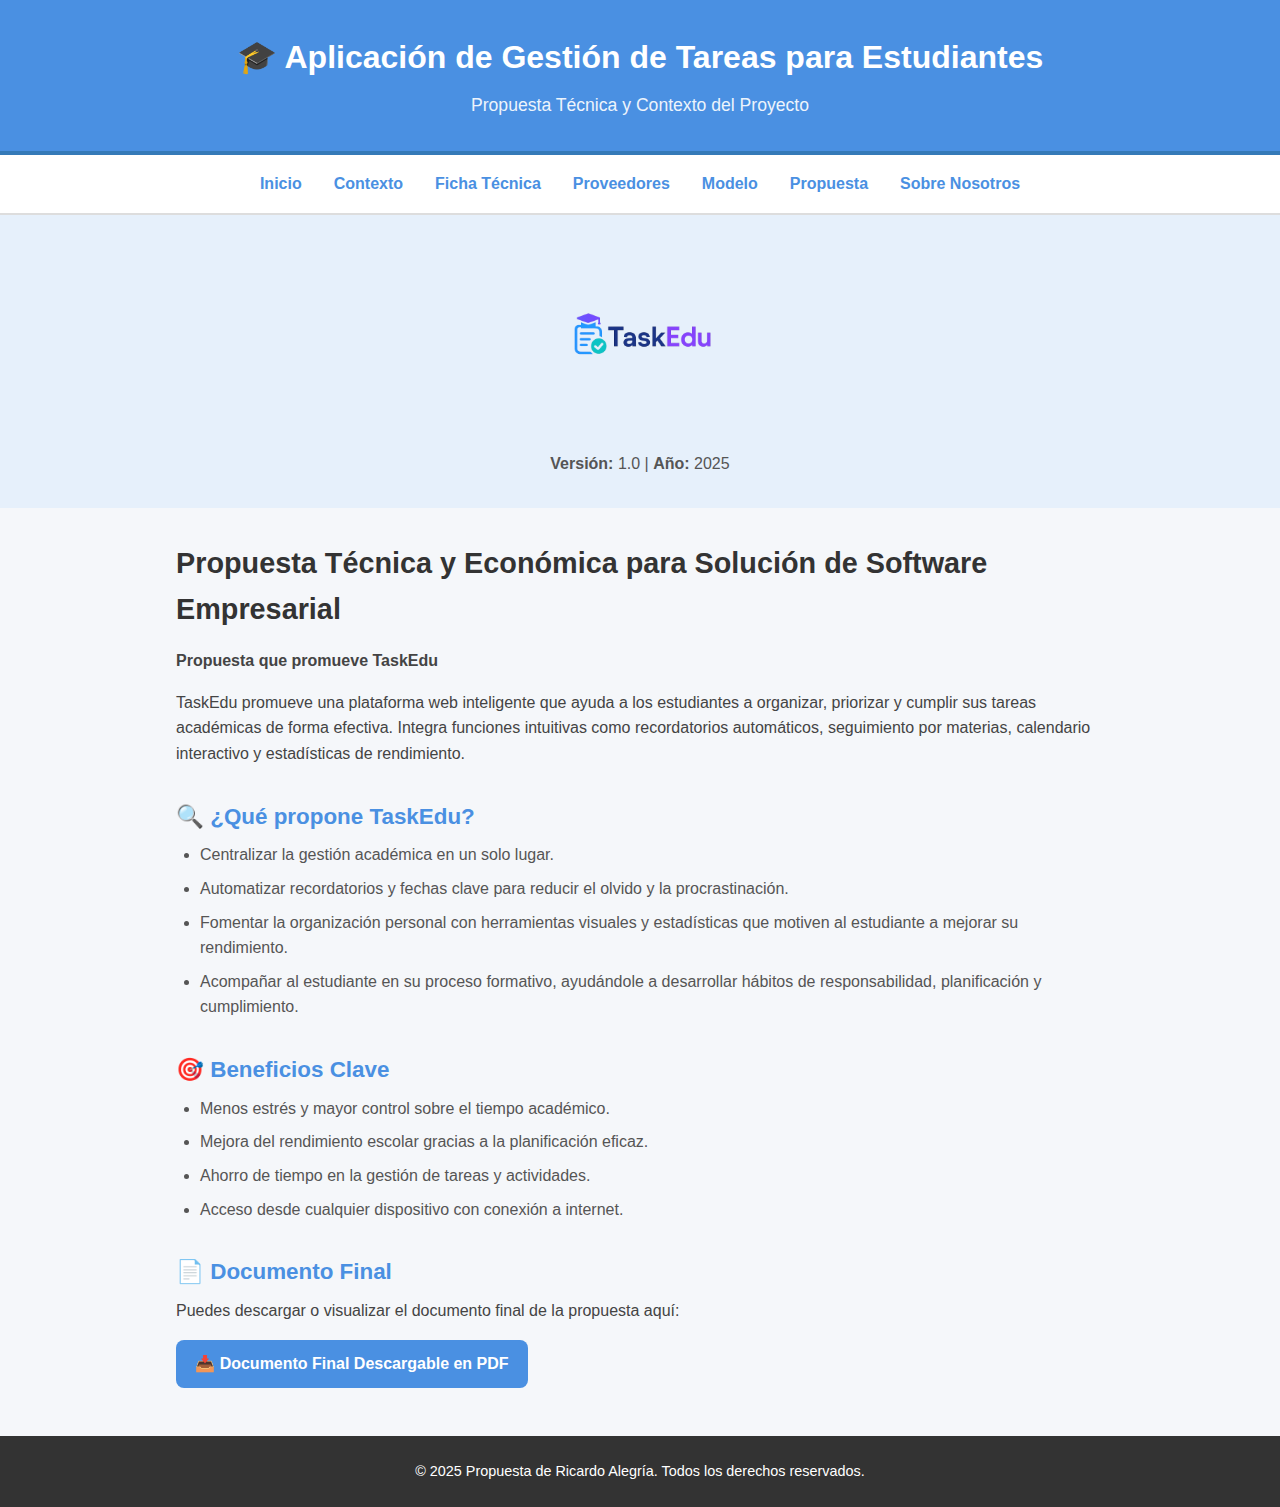
<file: index.html>
<!DOCTYPE html>
<html lang="es">
<head>
  <meta charset="UTF-8" />
  <meta name="viewport" content="width=device-width, initial-scale=1.0"/>
  <meta name="description" content="Propuesta técnica para una aplicación de gestión de tareas enfocada en estudiantes.">
  <meta name="author" content="Deivy Ricardo Alegría Agudelo">
  <title>Propuesta Técnica - Gestión de Tareas Estudiantiles</title>
  <link rel="stylesheet" href="css/style.css">
</head>
<body>

  <header>
    <h1>🎓 Aplicación de Gestión de Tareas para Estudiantes</h1>
    <p>Propuesta Técnica y Contexto del Proyecto</p>
  </header>

  <nav>
    <ul>
      <li><a href="#inicio">Inicio</a></li>
      <li><a href="contexto.html">Contexto</a></li>
      <li><a href="ftecnica.html">Ficha Técnica</a></li>
      <li><a href="proveedores.html">Proveedores</a></li>
      <li><a href="modelo.html">Modelo</a></li>
      <li><a href="propuesta.html">Propuesta</a></li>
      <li><a href="sobre.html">Sobre Nosotros</a></li>
    </ul>
  </nav>

  <section class="banner" id="inicio">
    <img src="img/taskedu.png" alt="Logo del Proyecto" />
    <p><strong>Versión:</strong> 1.0 | <strong>Año:</strong> 2025</p>
  </section>

  <main class="container" id="contexto">
    <h2>Propuesta Técnica y Económica para Solución de Software Empresarial</h2>

    <p><strong>Propuesta que promueve TaskEdu</strong></p>
    <p>
      TaskEdu promueve una plataforma web inteligente que ayuda a los estudiantes a organizar, priorizar y cumplir sus tareas académicas de forma efectiva. Integra funciones intuitivas como recordatorios automáticos, seguimiento por materias, calendario interactivo y estadísticas de rendimiento.
    </p>

    <h3>🔍 ¿Qué propone TaskEdu?</h3>
    <ul>
      <li>Centralizar la gestión académica en un solo lugar.</li>
      <li>Automatizar recordatorios y fechas clave para reducir el olvido y la procrastinación.</li>
      <li>Fomentar la organización personal con herramientas visuales y estadísticas que motiven al estudiante a mejorar su rendimiento.</li>
      <li>Acompañar al estudiante en su proceso formativo, ayudándole a desarrollar hábitos de responsabilidad, planificación y cumplimiento.</li>
    </ul>

    <h3>🎯 Beneficios Clave</h3>
    <ul>
      <li>Menos estrés y mayor control sobre el tiempo académico.</li>
      <li>Mejora del rendimiento escolar gracias a la planificación eficaz.</li>
      <li>Ahorro de tiempo en la gestión de tareas y actividades.</li>
      <li>Acceso desde cualquier dispositivo con conexión a internet.</li>
    </ul>

    <h3>📄 Documento Final</h3>
    <p>Puedes descargar o visualizar el documento final de la propuesta aquí:</p>
    <p>
      <a href="https://drive.google.com/file/d/1IvIv2cRSimsBn3crvGrjKSrdQt3Uj0mj/view?usp=sharing" 
         target="_blank" 
         rel="noopener noreferrer" 
         class="btn-download">
        📥 Documento Final Descargable en PDF
      </a>
    </p>
  </main>

  <footer>
    <p>© 2025 Propuesta de Ricardo Alegría. Todos los derechos reservados.</p>
  </footer>

  <script src="script.js"></script>
</body>
</html>
</file>
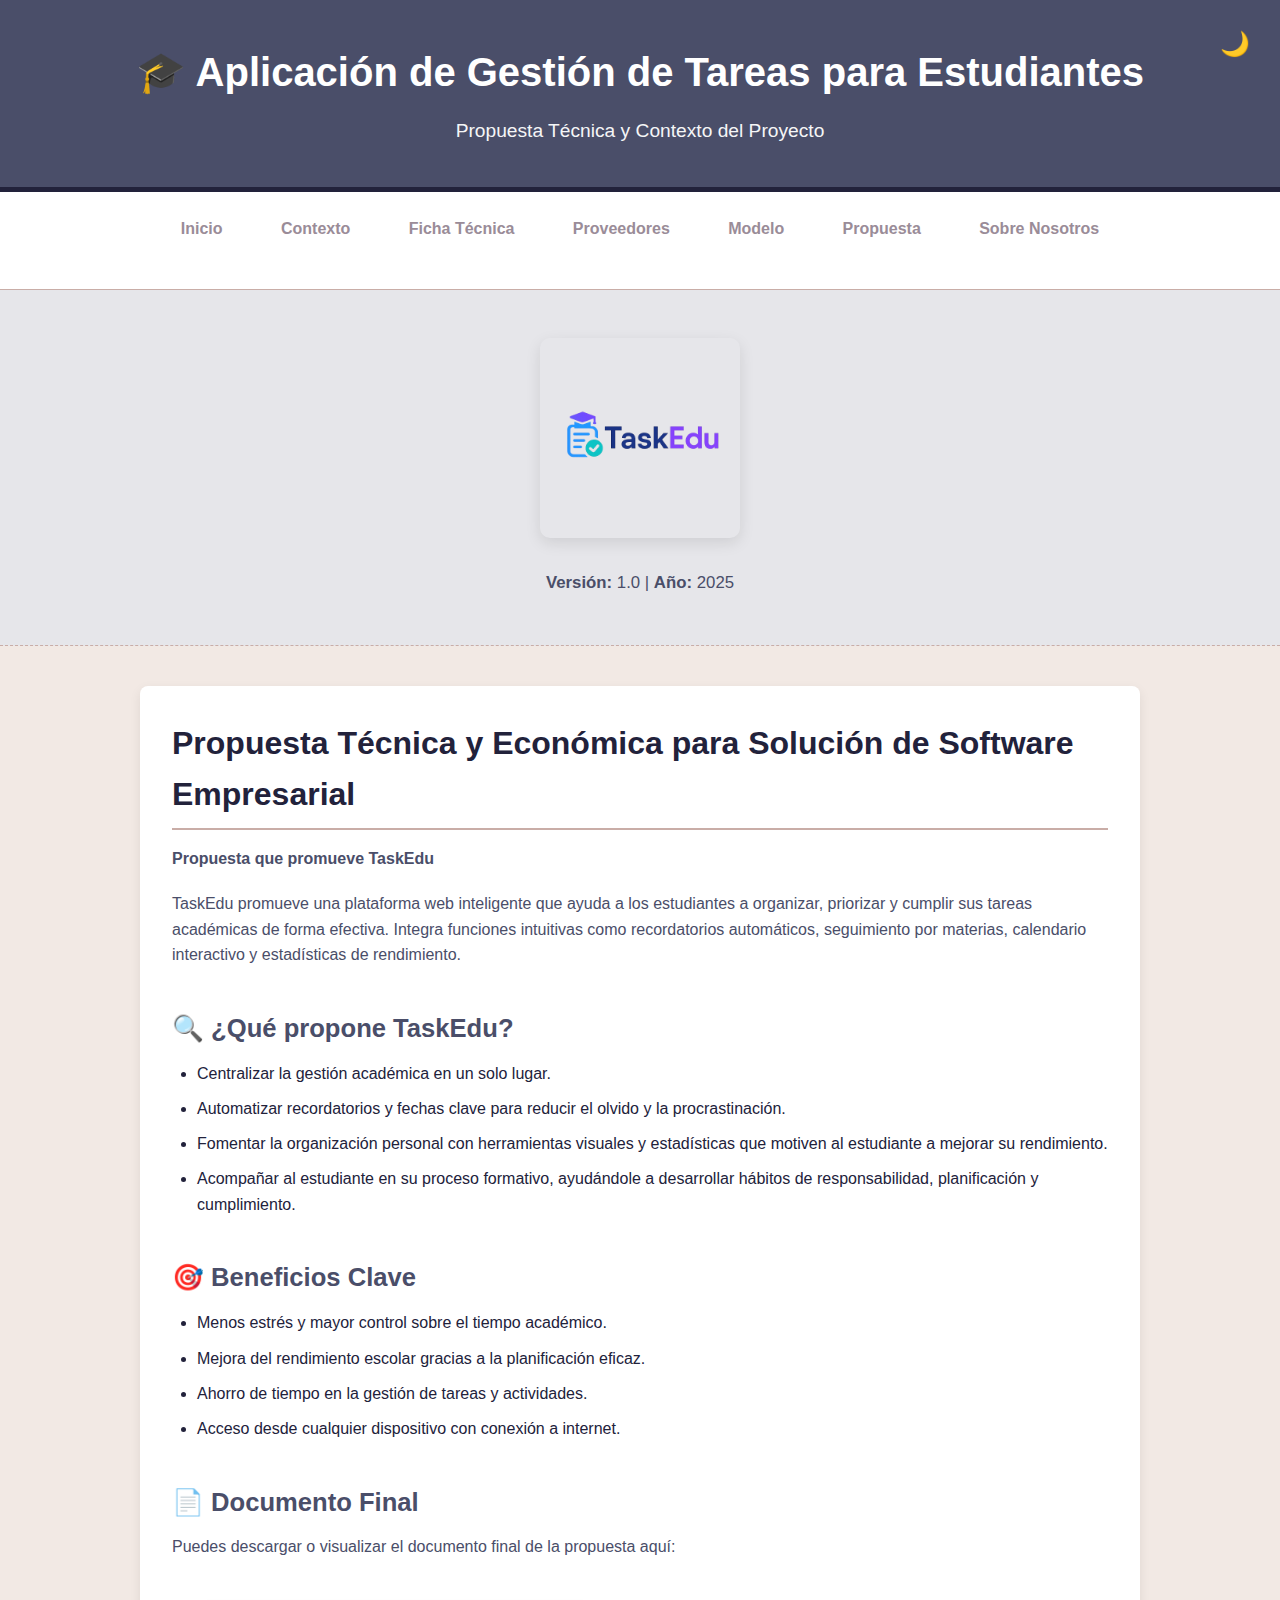
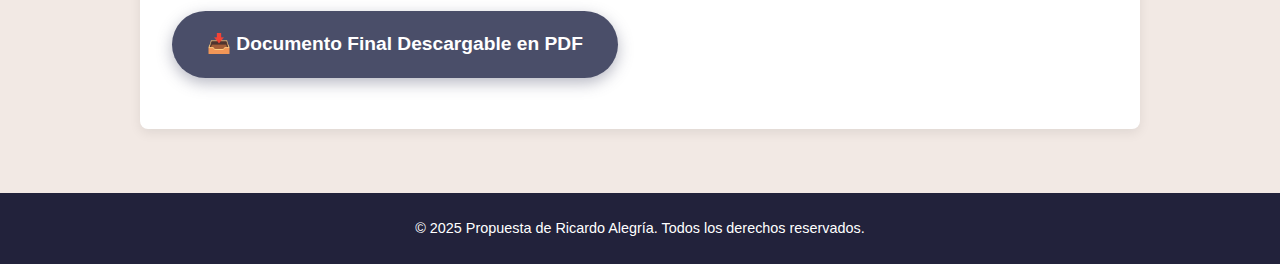
<file: TaskEdu.github.io-main/index.html>
<!DOCTYPE html>
<html lang="es">
<head>
  <meta charset="UTF-8" />
  <meta name="viewport" content="width=device-width, initial-scale=1.0"/>
  <meta name="description" content="Propuesta técnica para una aplicación de gestión de tareas enfocada en estudiantes.">
  <meta name="author" content="Deivy Ricardo Alegría Agudelo">
  <title>Propuesta Técnica - Gestión de Tareas Estudiantiles</title>
  <link rel="stylesheet" href="css/style.css">
</head>
<body>
  
<header>
  <button id="mode-toggle" aria-label="Alternar modo oscuro/claro">🌙</button> <h1>🎓 Aplicación de Gestión de Tareas para Estudiantes</h1>
  <p>Propuesta Técnica y Contexto del Proyecto</p>
</header>

  <nav>
    <ul>
      <li><a href="index.html">Inicio</a></li>
      <li><a href="contexto.html">Contexto</a></li>
      <li><a href="ftecnica.html">Ficha Técnica</a></li>
      <li><a href="proveedores.html">Proveedores</a></li>
      <li><a href="modelo.html">Modelo</a></li>
      <li><a href="propuesta.html">Propuesta</a></li>
      <li><a href="sobre.html">Sobre Nosotros</a></li>
    </ul>
  </nav>

  <section class="banner" id="inicio">
    <img src="img/taskedu.png" alt="Logo del Proyecto" />
    <p><strong>Versión:</strong> 1.0 | <strong>Año:</strong> 2025</p>
  </section>

  <main class="container" id="contexto">
    <h2>Propuesta Técnica y Económica para Solución de Software Empresarial</h2>

    <p><strong>Propuesta que promueve TaskEdu</strong></p>
    <p>
      TaskEdu promueve una plataforma web inteligente que ayuda a los estudiantes a organizar, priorizar y cumplir sus tareas académicas de forma efectiva. Integra funciones intuitivas como recordatorios automáticos, seguimiento por materias, calendario interactivo y estadísticas de rendimiento.
    </p>

    <h3>🔍 ¿Qué propone TaskEdu?</h3>
    <ul>
      <li>Centralizar la gestión académica en un solo lugar.</li>
      <li>Automatizar recordatorios y fechas clave para reducir el olvido y la procrastinación.</li>
      <li>Fomentar la organización personal con herramientas visuales y estadísticas que motiven al estudiante a mejorar su rendimiento.</li>
      <li>Acompañar al estudiante en su proceso formativo, ayudándole a desarrollar hábitos de responsabilidad, planificación y cumplimiento.</li>
    </ul>

    <h3>🎯 Beneficios Clave</h3>
    <ul>
      <li>Menos estrés y mayor control sobre el tiempo académico.</li>
      <li>Mejora del rendimiento escolar gracias a la planificación eficaz.</li>
      <li>Ahorro de tiempo en la gestión de tareas y actividades.</li>
      <li>Acceso desde cualquier dispositivo con conexión a internet.</li>
    </ul>

    <h3>📄 Documento Final</h3>
    <p>Puedes descargar o visualizar el documento final de la propuesta aquí:</p>
    <p>
      <a href="https://drive.google.com/file/d/1IvIv2cRSimsBn3crvGrjKSrdQt3Uj0mj/view?usp=sharing" 
         target="_blank" 
         rel="noopener noreferrer" 
         class="btn-download">
        📥 Documento Final Descargable en PDF
      </a>
    </p>
  </main>

  <footer>
    <p>© 2025 Propuesta de Ricardo Alegría. Todos los derechos reservados.</p>
  </footer>

  <script src="script.js"></script>
</body>
</html>
</file>
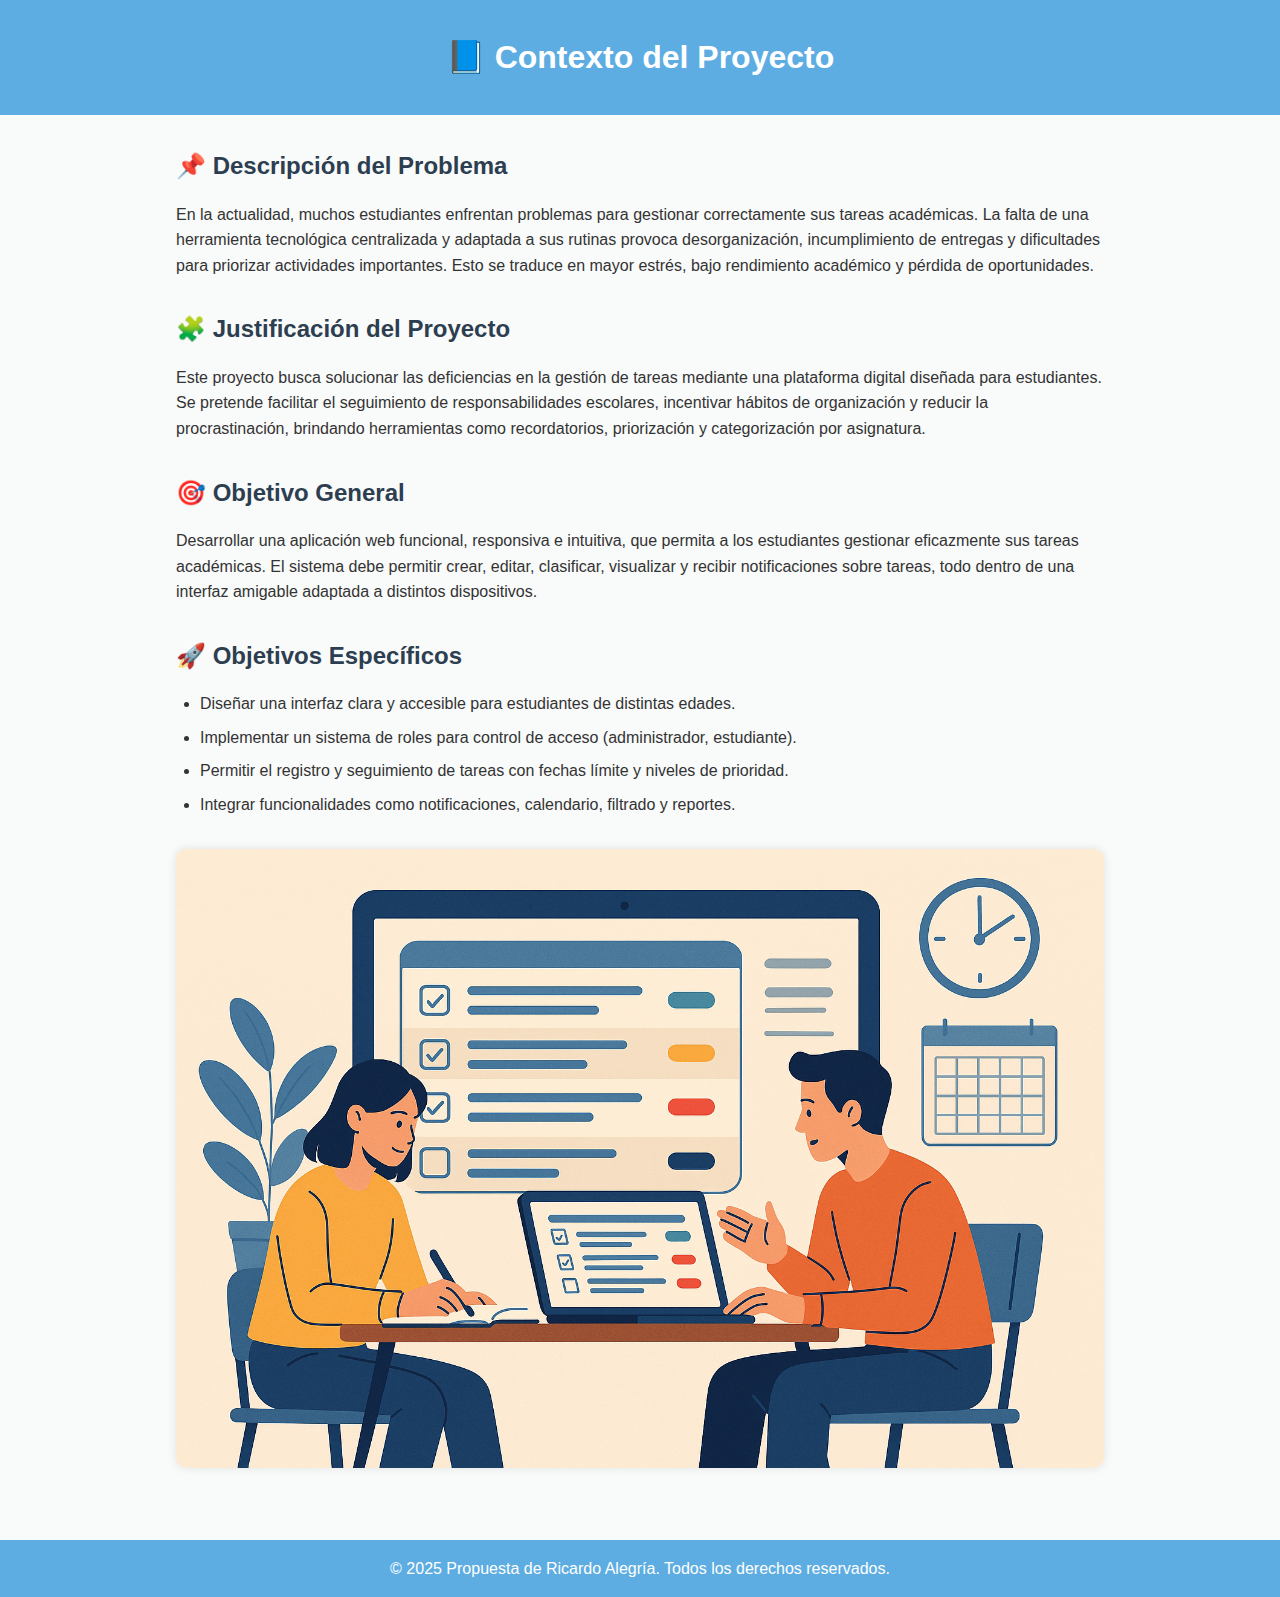
<file: contexto.html>
<!DOCTYPE html>
<html lang="es">
<head>
  <meta charset="UTF-8">
  <meta name="viewport" content="width=device-width, initial-scale=1.0">
  <meta name="description" content="Contexto del proyecto de gestión de tareas para estudiantes.">
  <meta name="author" content="Deivy Ricardo Alegría Agudelo">
  <title>Contexto del Proyecto - TaskEdu</title>
  <link rel="stylesheet" href="css/contexto.css">
</head>
<body>

  <header>
    <h1>📘 Contexto del Proyecto</h1>
  </header>

  <main class="container">
    <section>
      <h2>📌 Descripción del Problema</h2>
      <p>
        En la actualidad, muchos estudiantes enfrentan problemas para gestionar correctamente sus tareas académicas. La falta de una herramienta tecnológica centralizada y adaptada a sus rutinas provoca desorganización, incumplimiento de entregas y dificultades para priorizar actividades importantes. Esto se traduce en mayor estrés, bajo rendimiento académico y pérdida de oportunidades.
      </p>
    </section>

    <section>
      <h2>🧩 Justificación del Proyecto</h2>
      <p>
        Este proyecto busca solucionar las deficiencias en la gestión de tareas mediante una plataforma digital diseñada para estudiantes. Se pretende facilitar el seguimiento de responsabilidades escolares, incentivar hábitos de organización y reducir la procrastinación, brindando herramientas como recordatorios, priorización y categorización por asignatura.
      </p>
    </section>

    <section>
      <h2>🎯 Objetivo General</h2>
      <p>
        Desarrollar una aplicación web funcional, responsiva e intuitiva, que permita a los estudiantes gestionar eficazmente sus tareas académicas. El sistema debe permitir crear, editar, clasificar, visualizar y recibir notificaciones sobre tareas, todo dentro de una interfaz amigable adaptada a distintos dispositivos.
      </p>
    </section>

    <section>
      <h2>🚀 Objetivos Específicos</h2>
      <ul>
        <li>Diseñar una interfaz clara y accesible para estudiantes de distintas edades.</li>
        <li>Implementar un sistema de roles para control de acceso (administrador, estudiante).</li>
        <li>Permitir el registro y seguimiento de tareas con fechas límite y niveles de prioridad.</li>
        <li>Integrar funcionalidades como notificaciones, calendario, filtrado y reportes.</li>
      </ul>
    </section>

    <div class="img-container">
      <img src="img/gpt.png" alt="Ilustración del sistema" />
    </div>
  </main>

  <footer>
    <p>© 2025 Propuesta de Ricardo Alegría. Todos los derechos reservados.</p>
  </footer>

</body>
</html>
</file>
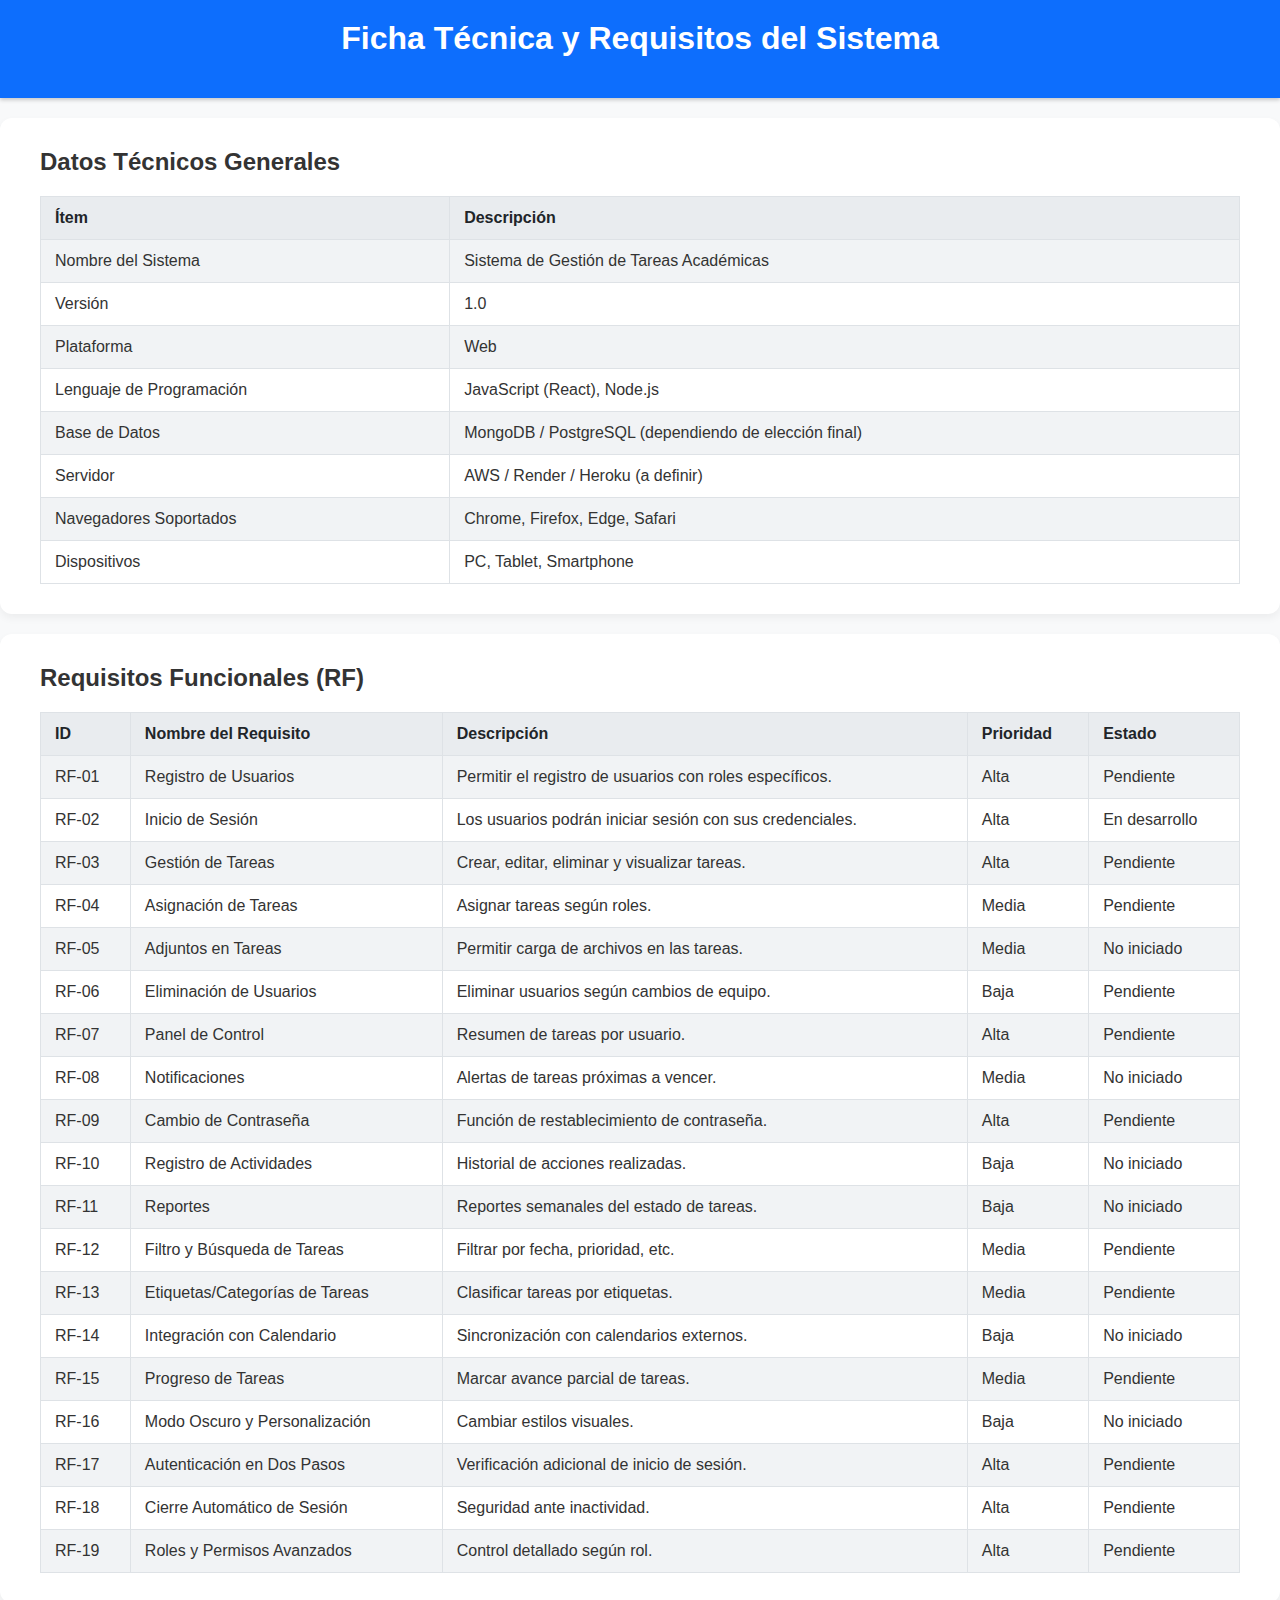
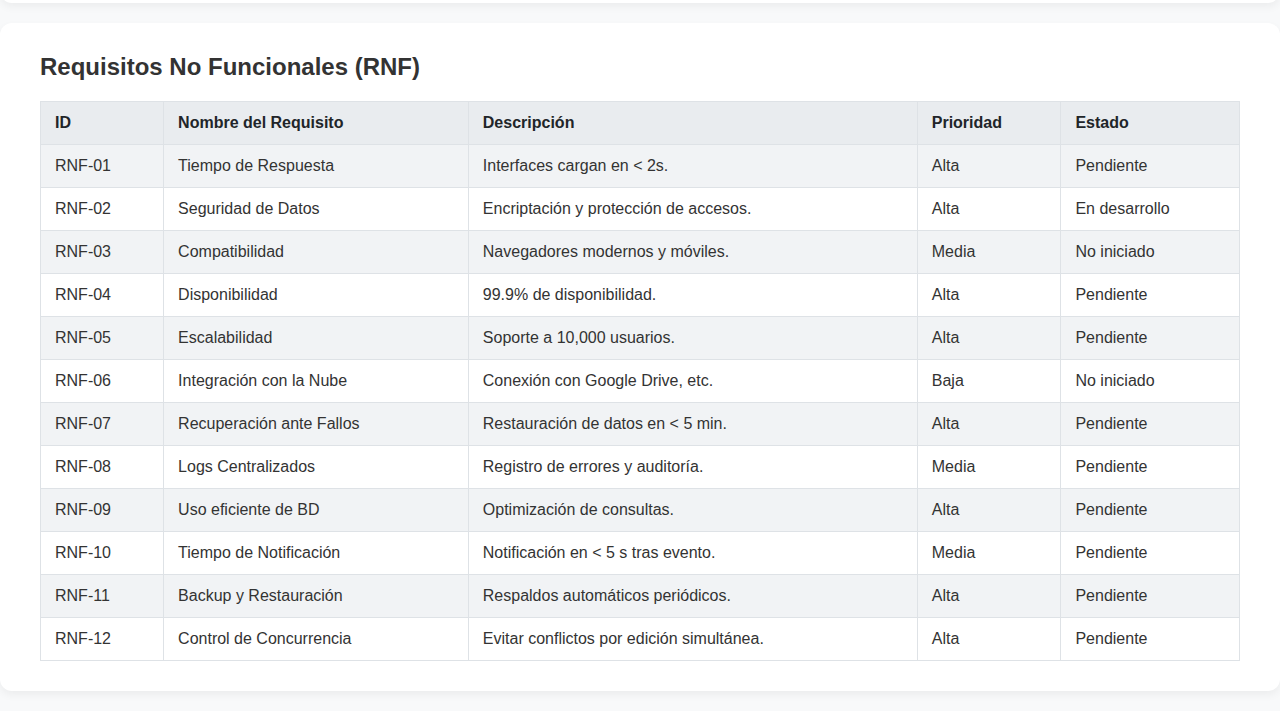
<file: ftecnica.html>
<!DOCTYPE html>
<html lang="es">
<head>
    <meta charset="UTF-8">
    <meta name="viewport" content="width=device-width, initial-scale=1.0">
    <title>Ficha Técnica y Requisitos del Sistema</title>
    <link rel="stylesheet" href="css/ftecnica.css">
</head>
<body>
    <header>
        <h1>Ficha Técnica y Requisitos del Sistema</h1>
    </header>
    
    <section>
        <h2>Datos Técnicos Generales</h2>
        <table border="1">
            <tr>
                <th>Ítem</th>
                <th>Descripción</th>
            </tr>
            <tr>
                <td>Nombre del Sistema</td>
                <td>Sistema de Gestión de Tareas Académicas</td>
            </tr>
            <tr>
                <td>Versión</td>
                <td>1.0</td>
            </tr>
            <tr>
                <td>Plataforma</td>
                <td>Web</td>
            </tr>
            <tr>
                <td>Lenguaje de Programación</td>
                <td>JavaScript (React), Node.js</td>
            </tr>
            <tr>
                <td>Base de Datos</td>
                <td>MongoDB / PostgreSQL (dependiendo de elección final)</td>
            </tr>
            <tr>
                <td>Servidor</td>
                <td>AWS / Render / Heroku (a definir)</td>
            </tr>
            <tr>
                <td>Navegadores Soportados</td>
                <td>Chrome, Firefox, Edge, Safari</td>
            </tr>
            <tr>
                <td>Dispositivos</td>
                <td>PC, Tablet, Smartphone</td>
            </tr>
        </table>
    </section>

    <section>
        <h2>Requisitos Funcionales (RF)</h2>
        <table border="1">
            <tr>
                <th>ID</th>
                <th>Nombre del Requisito</th>
                <th>Descripción</th>
                <th>Prioridad</th>
                <th>Estado</th>
            </tr>
            <tr>
                <td>RF-01</td>
                <td>Registro de Usuarios</td>
                <td>Permitir el registro de usuarios con roles específicos.</td>
                <td>Alta</td>
                <td>Pendiente</td>
            </tr>
            <tr>
                <td>RF-02</td>
                <td>Inicio de Sesión</td>
                <td>Los usuarios podrán iniciar sesión con sus credenciales.</td>
                <td>Alta</td>
                <td>En desarrollo</td>
            </tr>
            <tr>
                <td>RF-03</td>
                <td>Gestión de Tareas</td>
                <td>Crear, editar, eliminar y visualizar tareas.</td>
                <td>Alta</td>
                <td>Pendiente</td>
            </tr>
            <tr>
                <td>RF-04</td>
                <td>Asignación de Tareas</td>
                <td>Asignar tareas según roles.</td>
                <td>Media</td>
                <td>Pendiente</td>
            </tr>
            <tr>
                <td>RF-05</td>
                <td>Adjuntos en Tareas</td>
                <td>Permitir carga de archivos en las tareas.</td>
                <td>Media</td>
                <td>No iniciado</td>
            </tr>
            <tr>
                <td>RF-06</td>
                <td>Eliminación de Usuarios</td>
                <td>Eliminar usuarios según cambios de equipo.</td>
                <td>Baja</td>
                <td>Pendiente</td>
            </tr>
            <tr>
                <td>RF-07</td>
                <td>Panel de Control</td>
                <td>Resumen de tareas por usuario.</td>
                <td>Alta</td>
                <td>Pendiente</td>
            </tr>
            <tr>
                <td>RF-08</td>
                <td>Notificaciones</td>
                <td>Alertas de tareas próximas a vencer.</td>
                <td>Media</td>
                <td>No iniciado</td>
            </tr>
            <tr>
                <td>RF-09</td>
                <td>Cambio de Contraseña</td>
                <td>Función de restablecimiento de contraseña.</td>
                <td>Alta</td>
                <td>Pendiente</td>
            </tr>
            <tr>
                <td>RF-10</td>
                <td>Registro de Actividades</td>
                <td>Historial de acciones realizadas.</td>
                <td>Baja</td>
                <td>No iniciado</td>
            </tr>
            <tr>
                <td>RF-11</td>
                <td>Reportes</td>
                <td>Reportes semanales del estado de tareas.</td>
                <td>Baja</td>
                <td>No iniciado</td>
            </tr>
            <tr>
                <td>RF-12</td>
                <td>Filtro y Búsqueda de Tareas</td>
                <td>Filtrar por fecha, prioridad, etc.</td>
                <td>Media</td>
                <td>Pendiente</td>
            </tr>
            <tr>
                <td>RF-13</td>
                <td>Etiquetas/Categorías de Tareas</td>
                <td>Clasificar tareas por etiquetas.</td>
                <td>Media</td>
                <td>Pendiente</td>
            </tr>
            <tr>
                <td>RF-14</td>
                <td>Integración con Calendario</td>
                <td>Sincronización con calendarios externos.</td>
                <td>Baja</td>
                <td>No iniciado</td>
            </tr>
            <tr>
                <td>RF-15</td>
                <td>Progreso de Tareas</td>
                <td>Marcar avance parcial de tareas.</td>
                <td>Media</td>
                <td>Pendiente</td>
            </tr>
            <tr>
                <td>RF-16</td>
                <td>Modo Oscuro y Personalización</td>
                <td>Cambiar estilos visuales.</td>
                <td>Baja</td>
                <td>No iniciado</td>
            </tr>
            <tr>
                <td>RF-17</td>
                <td>Autenticación en Dos Pasos</td>
                <td>Verificación adicional de inicio de sesión.</td>
                <td>Alta</td>
                <td>Pendiente</td>
            </tr>
            <tr>
                <td>RF-18</td>
                <td>Cierre Automático de Sesión</td>
                <td>Seguridad ante inactividad.</td>
                <td>Alta</td>
                <td>Pendiente</td>
            </tr>
            <tr>
                <td>RF-19</td>
                <td>Roles y Permisos Avanzados</td>
                <td>Control detallado según rol.</td>
                <td>Alta</td>
                <td>Pendiente</td>
            </tr>
        </table>
    </section>

    <section>
        <h2>Requisitos No Funcionales (RNF)</h2>
        <table border="1">
            <tr>
                <th>ID</th>
                <th>Nombre del Requisito</th>
                <th>Descripción</th>
                <th>Prioridad</th>
                <th>Estado</th>
            </tr>
            <tr>
                <td>RNF-01</td>
                <td>Tiempo de Respuesta</td>
                <td>Interfaces cargan en &lt; 2s.</td>
                <td>Alta</td>
                <td>Pendiente</td>
            </tr>
            <tr>
                <td>RNF-02</td>
                <td>Seguridad de Datos</td>
                <td>Encriptación y protección de accesos.</td>
                <td>Alta</td>
                <td>En desarrollo</td>
            </tr>
            <tr>
                <td>RNF-03</td>
                <td>Compatibilidad</td>
                <td>Navegadores modernos y móviles.</td>
                <td>Media</td>
                <td>No iniciado</td>
            </tr>
            <tr>
                <td>RNF-04</td>
                <td>Disponibilidad</td>
                <td>99.9% de disponibilidad.</td>
                <td>Alta</td>
                <td>Pendiente</td>
            </tr>
            <tr>
                <td>RNF-05</td>
                <td>Escalabilidad</td>
                <td>Soporte a 10,000 usuarios.</td>
                <td>Alta</td>
                <td>Pendiente</td>
            </tr>
            <tr>
                <td>RNF-06</td>
                <td>Integración con la Nube</td>
                <td>Conexión con Google Drive, etc.</td>
                <td>Baja</td>
                <td>No iniciado</td>
            </tr>
            <tr>
                <td>RNF-07</td>
                <td>Recuperación ante Fallos</td>
                <td>Restauración de datos en &lt; 5 min.</td>
                <td>Alta</td>
                <td>Pendiente</td>
            </tr>
            <tr>
                <td>RNF-08</td>
                <td>Logs Centralizados</td>
                <td>Registro de errores y auditoría.</td>
                <td>Media</td>
                <td>Pendiente</td>
            </tr>
            <tr>
                <td>RNF-09</td>
                <td>Uso eficiente de BD</td>
                <td>Optimización de consultas.</td>
                <td>Alta</td>
                <td>Pendiente</td>
            </tr>
            <tr>
                <td>RNF-10</td>
                <td>Tiempo de Notificación</td>
                <td>Notificación en &lt; 5 s tras evento.</td>
                <td>Media</td>
                <td>Pendiente</td>
            </tr>
            <tr>
                <td>RNF-11</td>
                <td>Backup y Restauración</td>
                <td>Respaldos automáticos periódicos.</td>
                <td>Alta</td>
                <td>Pendiente</td>
            </tr>
            <tr>
                <td>RNF-12</td>
                <td>Control de Concurrencia</td>
                <td>Evitar conflictos por edición simultánea.</td>
                <td>Alta</td>
                <td>Pendiente</td>
            </tr>
        </table>
    </section>
</body>
</html>
</file>
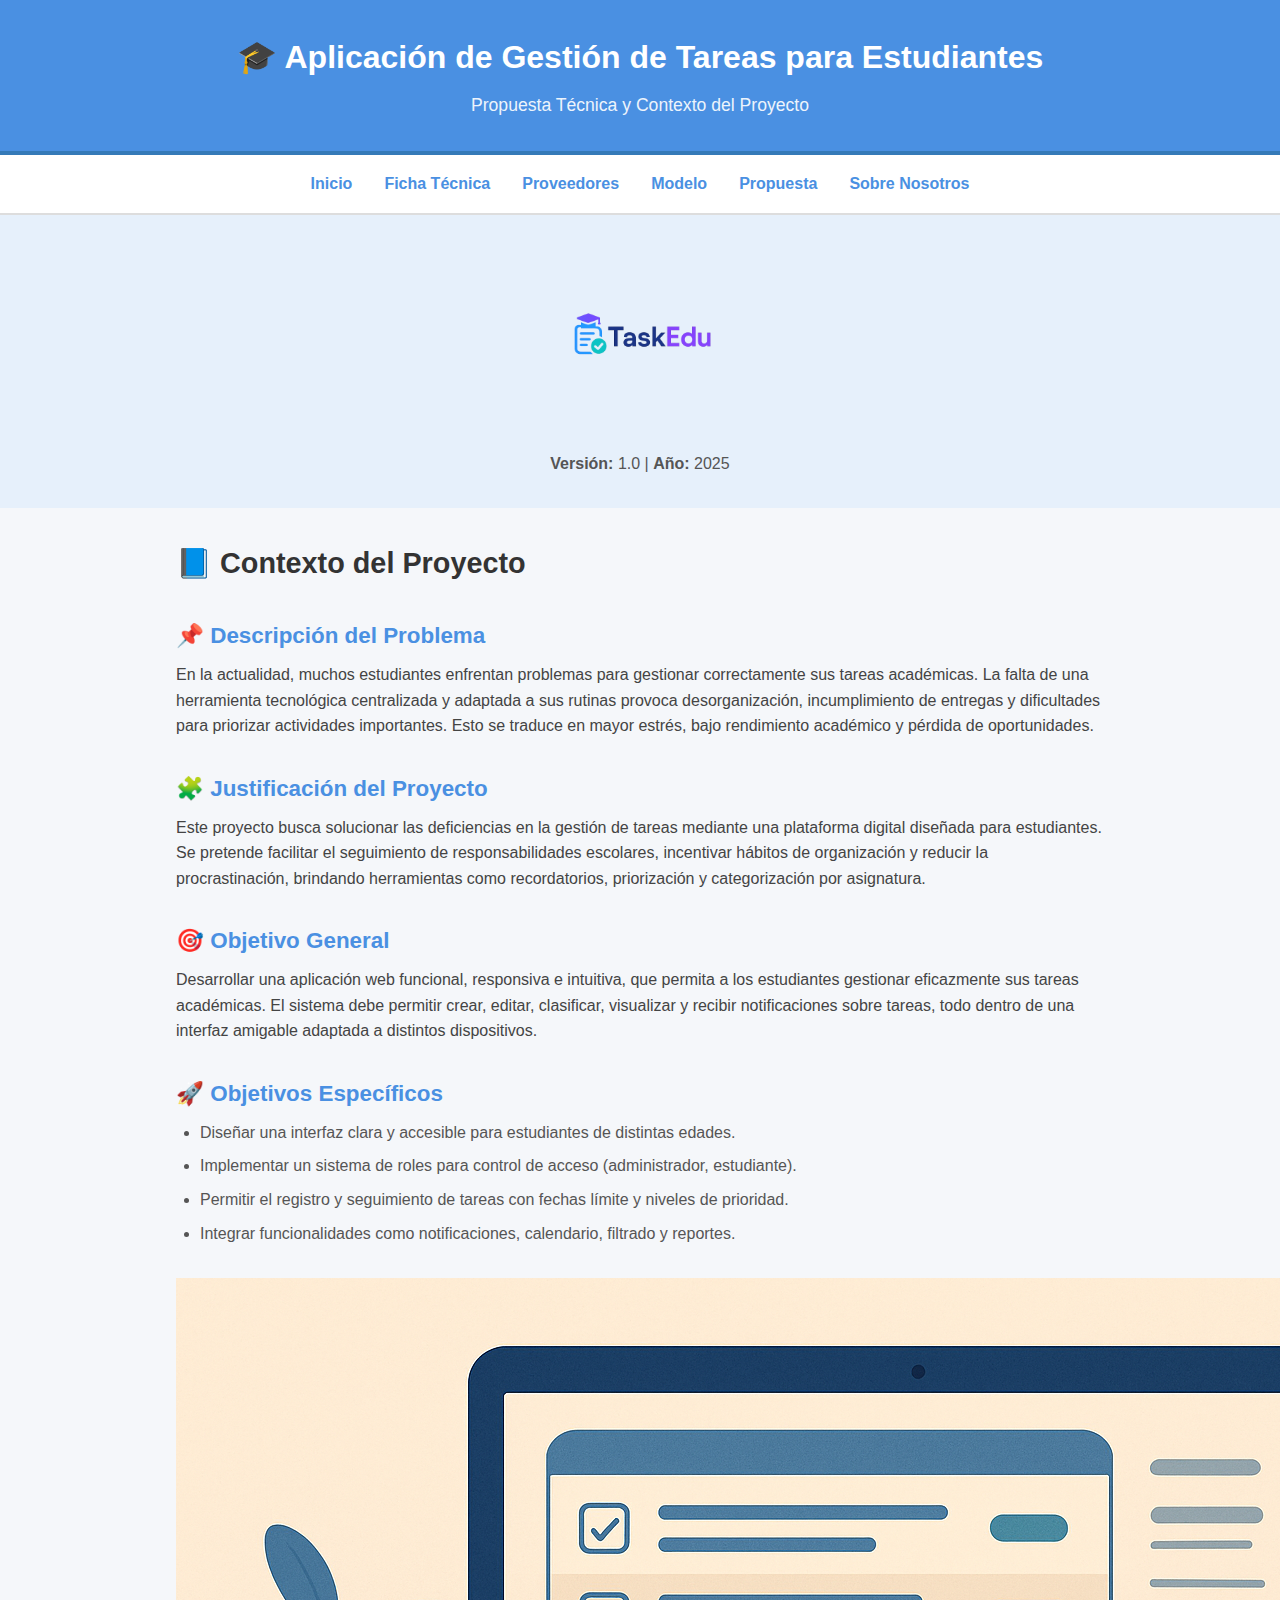
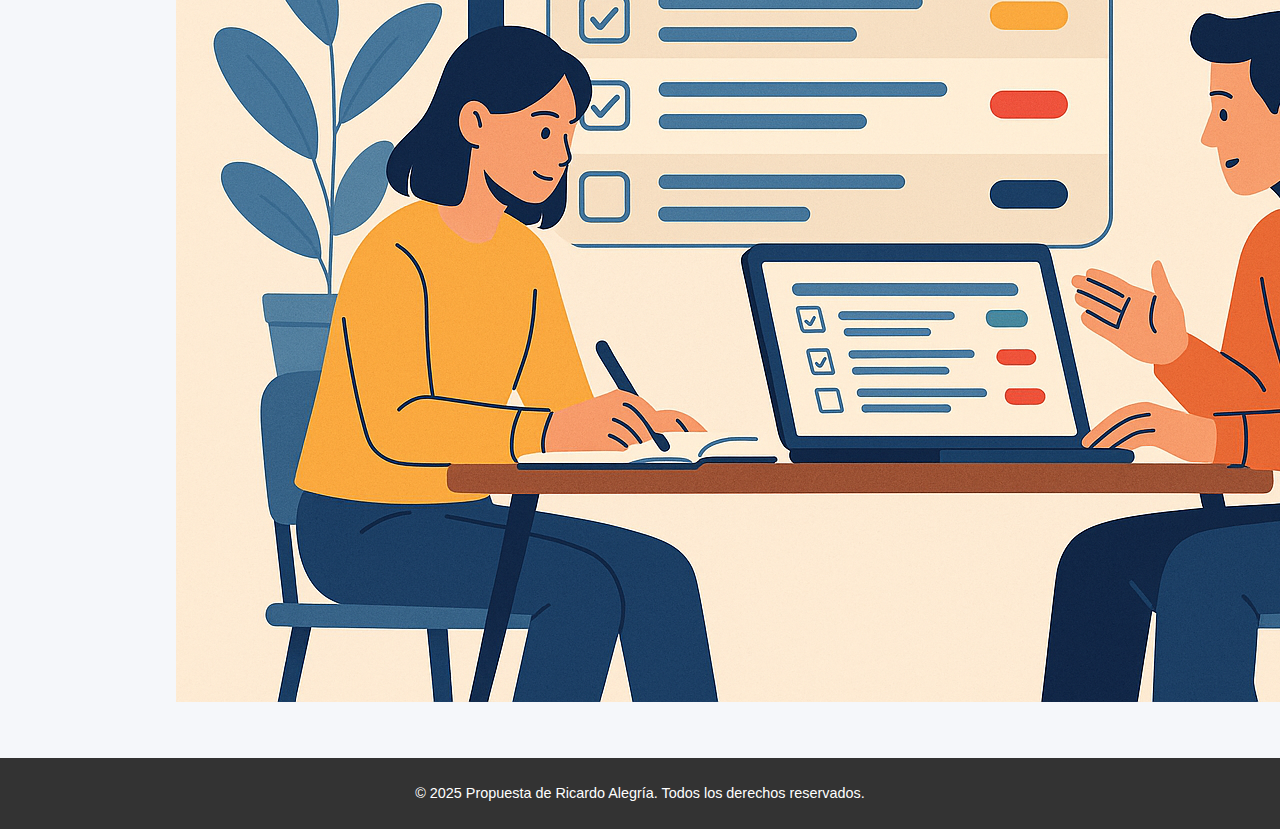
<file: index.html.html>
<!DOCTYPE html>
<html lang="es">
<head>
  <meta charset="UTF-8" />
  <meta name="viewport" content="width=device-width, initial-scale=1.0"/>
  <meta name="description" content="Propuesta técnica para una aplicación de gestión de tareas enfocada en estudiantes.">
  <meta name="author" content="Deivy Ricardo Alegría Agudelo">
  <title>Propuesta Técnica - Gestión de Tareas Estudiantiles</title>
  <link rel="stylesheet" href="css/style.css">
</head>
<body>

  <header>
    <h1>🎓 Aplicación de Gestión de Tareas para Estudiantes</h1>
    <p>Propuesta Técnica y Contexto del Proyecto</p>
  </header>

  <nav>
    <ul>
      <li><a href="#inicio">Inicio</a></li>
      <li><a href="ftecnica.html">Ficha Técnica</a></li>
      <li><a href="proveedores.html">Proveedores</a></li>
      <li><a href="modelo.html">Modelo</a></li>
      <li><a href="propuesta.html">Propuesta</a></li>
      <li><a href="sobre.html">Sobre Nosotros</a></li>
    </ul>
  </nav>

  <section class="banner" id="inicio">
    <img src="img/taskedu.png" alt="Logo del Proyecto" />
    <p><strong>Versión:</strong> 1.0 | <strong>Año:</strong> 2025</p>
  </section>

  <main class="container" id="contexto">
    <article>
      <h2>📘 Contexto del Proyecto</h2>

      <section>
        <h3>📌 Descripción del Problema</h3>
        <p>
          En la actualidad, muchos estudiantes enfrentan problemas para gestionar correctamente sus tareas académicas. La falta de una herramienta tecnológica centralizada y adaptada a sus rutinas provoca desorganización, incumplimiento de entregas y dificultades para priorizar actividades importantes. Esto se traduce en mayor estrés, bajo rendimiento académico y pérdida de oportunidades.
        </p>
      </section>

      <section>
        <h3>🧩 Justificación del Proyecto</h3>
        <p>
          Este proyecto busca solucionar las deficiencias en la gestión de tareas mediante una plataforma digital diseñada para estudiantes. Se pretende facilitar el seguimiento de responsabilidades escolares, incentivar hábitos de organización y reducir la procrastinación, brindando herramientas como recordatorios, priorización y categorización por asignatura.
        </p>
      </section>

      <section>
        <h3>🎯 Objetivo General</h3>
        <p>
          Desarrollar una aplicación web funcional, responsiva e intuitiva, que permita a los estudiantes gestionar eficazmente sus tareas académicas. El sistema debe permitir crear, editar, clasificar, visualizar y recibir notificaciones sobre tareas, todo dentro de una interfaz amigable adaptada a distintos dispositivos.
        </p>
      </section>

      <section>
        <h3>🚀 Objetivos Específicos</h3>
        <ul>
          <li>Diseñar una interfaz clara y accesible para estudiantes de distintas edades.</li>
          <li>Implementar un sistema de roles para control de acceso (administrador, estudiante).</li>
          <li>Permitir el registro y seguimiento de tareas con fechas límite y niveles de prioridad.</li>
          <li>Integrar funcionalidades como notificaciones, calendario, filtrado y reportes.</li>
        </ul>
      </section>
      <img src="img/gpt.png"/>
    </article>
  </main>

  <footer>
    <p>© 2025 Propuesta de Ricardo Alegría. Todos los derechos reservados.</p>
  </footer>
  <script src="script.js"></script>
</body>
</html>
</file>
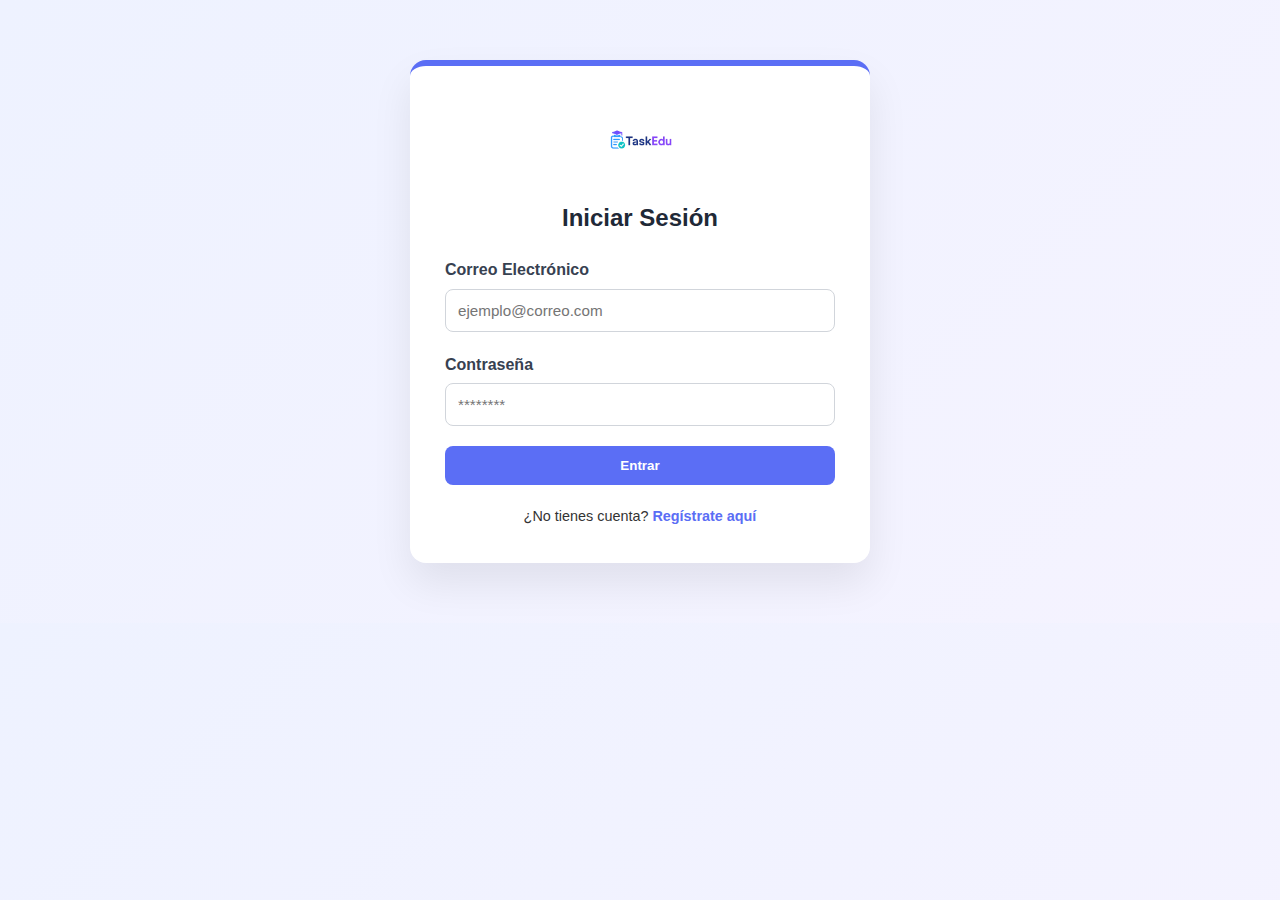
<file: login.html>
<!DOCTYPE html>
<html lang="es">
<head>
    <meta charset="UTF-8">
    <meta name="viewport" content="width=device-width, initial-scale=1.0">
    <title>Login - TaskEdu</title>
    <link rel="stylesheet" href="css/style.css">
    <link rel="stylesheet" href="css/forms.css">
</head>
<body>

    <div class="form-container">
        <div style="text-align: center; margin-bottom: 20px;">
            <img src="img/taskedu.png" alt="Logo" style="max-width: 80px; margin-bottom: 10px;">
            <h2>Iniciar Sesión</h2>
        </div>

        <form id="loginForm">
            <div class="form-group">
                <label for="email">Correo Electrónico</label>
                <input type="email" id="email" placeholder="ejemplo@correo.com" required>
                <span class="error-text">El correo no es válido</span>
            </div>
            
            <div class="form-group">
                <label for="password">Contraseña</label>
                <input type="password" id="password" placeholder="********" required>
                <span class="error-text">Contraseña incorrecta</span>
            </div>
            
            <button type="submit" class="btn-primary">Entrar</button>
            
            <div style="margin-top: 20px; text-align: center;">
                <p class="switch-form">
                    ¿No tienes cuenta? 
                    <a href="registro.html">Regístrate aquí</a>
                </p>
            </div>
        </form>
    </div>

    <script src="script.js"></script>
</body>
</html>
</file>
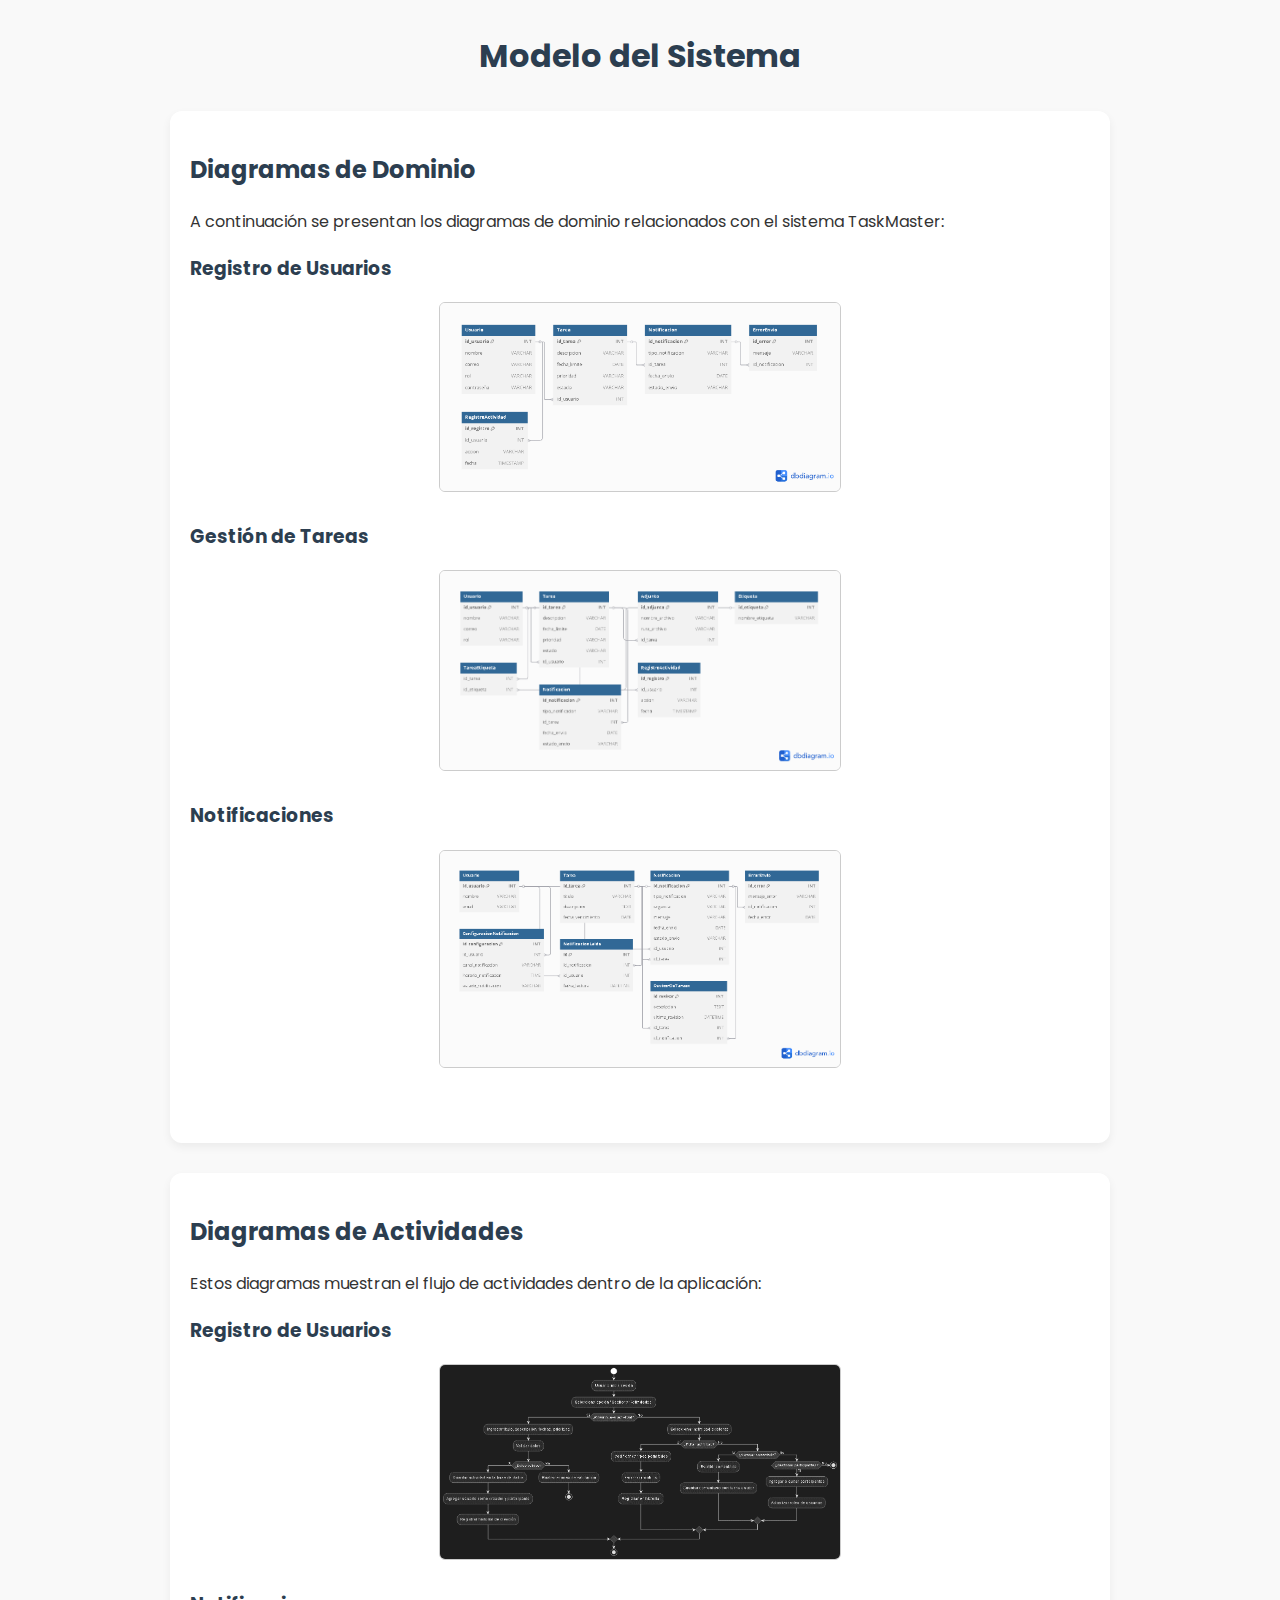
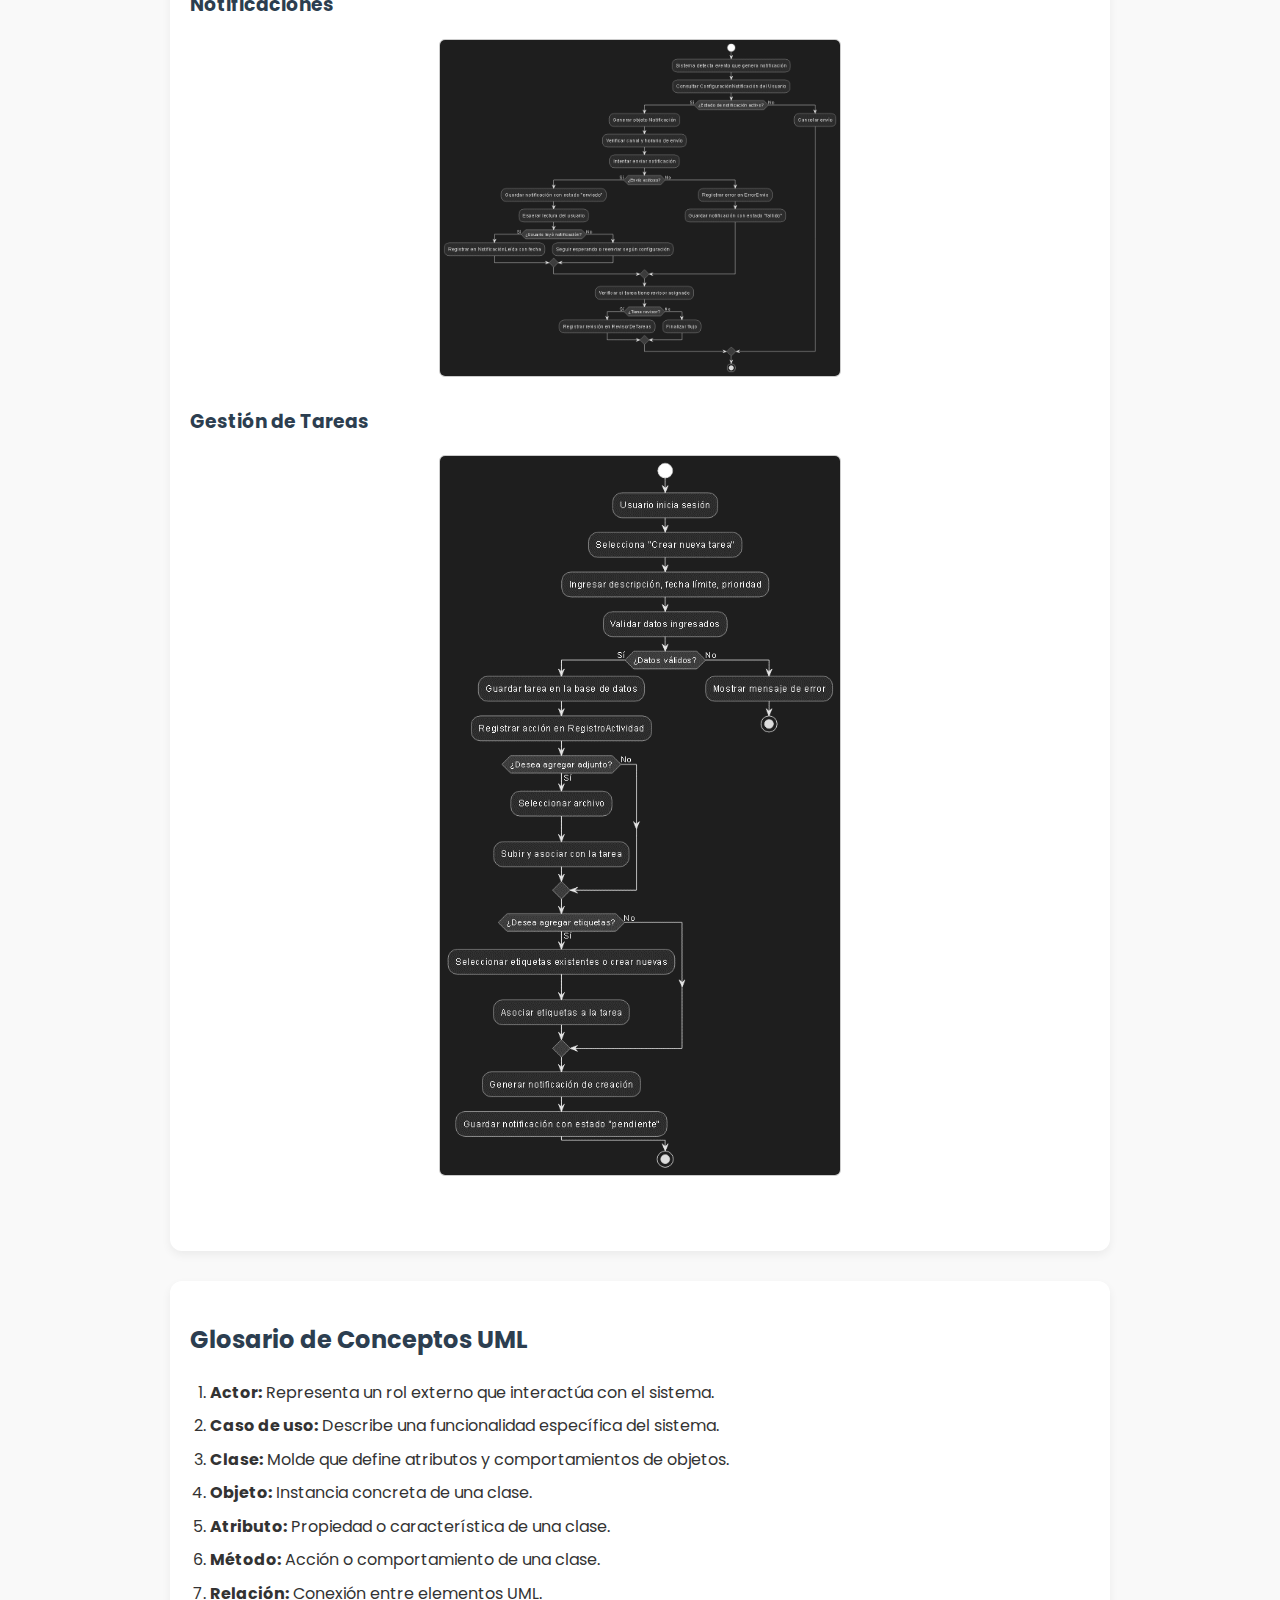
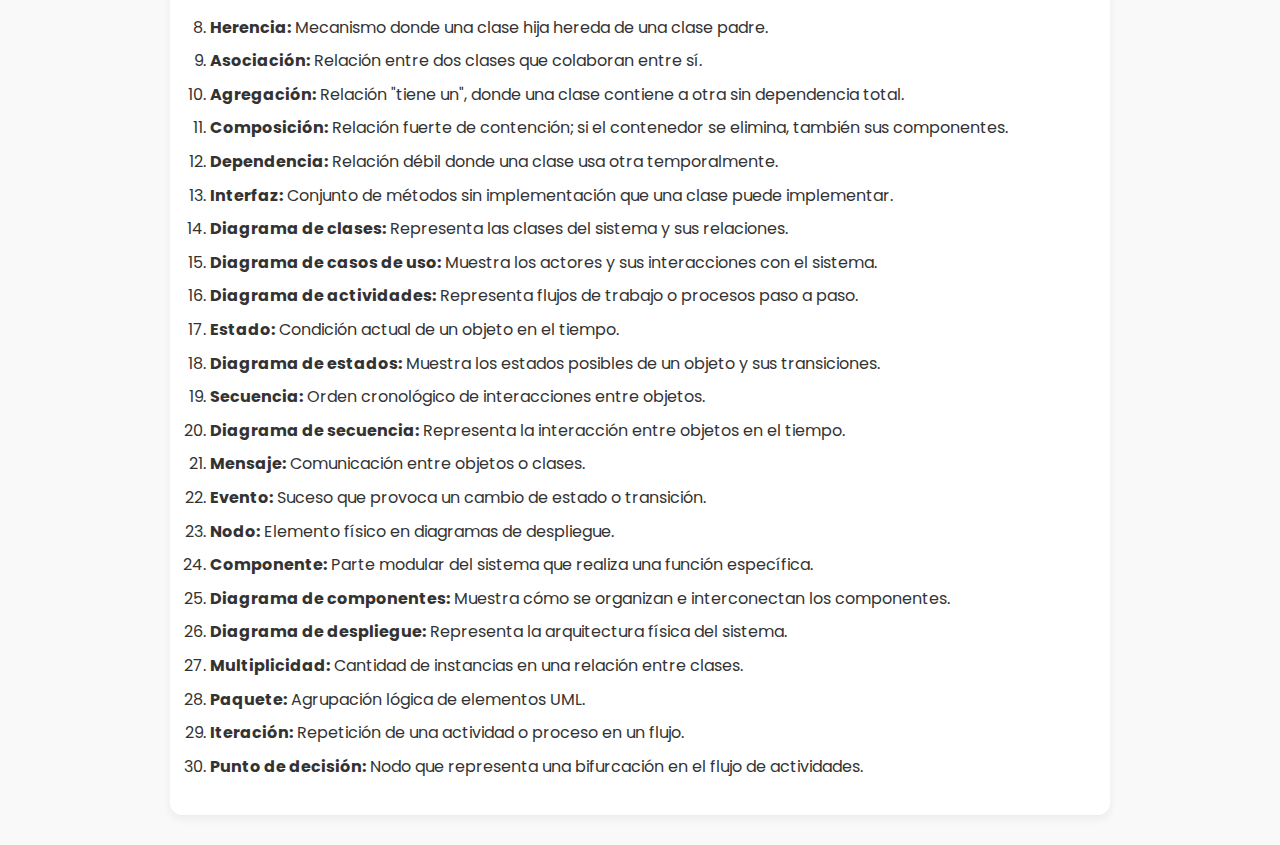
<file: modelo.html>
<!DOCTYPE html>
<html lang="es">
<head>
  <meta charset="UTF-8">
  <title>Modelo - TaskMaster</title>
  <link rel="stylesheet" href="css/modelo.css">
</head>
<body>

  <h1>Modelo del Sistema</h1>

  <!-- Diagramas de Dominio -->
  <section>
    <h2>Diagramas de Dominio</h2>
    <p>A continuación se presentan los diagramas de dominio relacionados con el sistema TaskMaster:</p>
    <h3>Registro de Usuarios </h3>
    <img src="img/dominio1.png" alt="Diagrama de Dominio 1" width="400"> 
    <h3>Gestión de Tareas  </h3>
    <img src="img/dominio2.png" alt="Diagrama de Dominio 2" width="400"> 
    <h3>Notificaciones</h3>
    <img src="img/dominio3.png" alt="Diagrama de Dominio 3" width="400">  <br>
  </section>

  <!-- Diagramas de Actividades -->
  <section>
    <h2>Diagramas de Actividades</h2>
    <p>Estos diagramas muestran el flujo de actividades dentro de la aplicación:</p>
    <h3>Registro de Usuarios </h3>
    <img src="img/actividad1.png" alt="Diagrama de Actividad 1" width="400"> 
    <h3>Notificaciones</h3>
    <img src="img/actividad3.png" alt="Diagrama de Actividad 3" width="400"> 
    <h3>Gestión de Tareas  </h3>
    <img src="img/actividad2.png" alt="Diagrama de Actividad 2" width="400"> <br>
  </section>

  <!-- Glosario UML -->
  <section>
    <h2>Glosario de Conceptos UML</h2>
    <ol>
      <li><strong>Actor:</strong> Representa un rol externo que interactúa con el sistema.</li>
      <li><strong>Caso de uso:</strong> Describe una funcionalidad específica del sistema.</li>
      <li><strong>Clase:</strong> Molde que define atributos y comportamientos de objetos.</li>
      <li><strong>Objeto:</strong> Instancia concreta de una clase.</li>
      <li><strong>Atributo:</strong> Propiedad o característica de una clase.</li>
      <li><strong>Método:</strong> Acción o comportamiento de una clase.</li>
      <li><strong>Relación:</strong> Conexión entre elementos UML.</li>
      <li><strong>Herencia:</strong> Mecanismo donde una clase hija hereda de una clase padre.</li>
      <li><strong>Asociación:</strong> Relación entre dos clases que colaboran entre sí.</li>
      <li><strong>Agregación:</strong> Relación "tiene un", donde una clase contiene a otra sin dependencia total.</li>
      <li><strong>Composición:</strong> Relación fuerte de contención; si el contenedor se elimina, también sus componentes.</li>
      <li><strong>Dependencia:</strong> Relación débil donde una clase usa otra temporalmente.</li>
      <li><strong>Interfaz:</strong> Conjunto de métodos sin implementación que una clase puede implementar.</li>
      <li><strong>Diagrama de clases:</strong> Representa las clases del sistema y sus relaciones.</li>
      <li><strong>Diagrama de casos de uso:</strong> Muestra los actores y sus interacciones con el sistema.</li>
      <li><strong>Diagrama de actividades:</strong> Representa flujos de trabajo o procesos paso a paso.</li>
      <li><strong>Estado:</strong> Condición actual de un objeto en el tiempo.</li>
      <li><strong>Diagrama de estados:</strong> Muestra los estados posibles de un objeto y sus transiciones.</li>
      <li><strong>Secuencia:</strong> Orden cronológico de interacciones entre objetos.</li>
      <li><strong>Diagrama de secuencia:</strong> Representa la interacción entre objetos en el tiempo.</li>
      <li><strong>Mensaje:</strong> Comunicación entre objetos o clases.</li>
      <li><strong>Evento:</strong> Suceso que provoca un cambio de estado o transición.</li>
      <li><strong>Nodo:</strong> Elemento físico en diagramas de despliegue.</li>
      <li><strong>Componente:</strong> Parte modular del sistema que realiza una función específica.</li>
      <li><strong>Diagrama de componentes:</strong> Muestra cómo se organizan e interconectan los componentes.</li>
      <li><strong>Diagrama de despliegue:</strong> Representa la arquitectura física del sistema.</li>
      <li><strong>Multiplicidad:</strong> Cantidad de instancias en una relación entre clases.</li>
      <li><strong>Paquete:</strong> Agrupación lógica de elementos UML.</li>
      <li><strong>Iteración:</strong> Repetición de una actividad o proceso en un flujo.</li>
      <li><strong>Punto de decisión:</strong> Nodo que representa una bifurcación en el flujo de actividades.</li>
    </ol>
  </section>

</body>
</html>
</file>
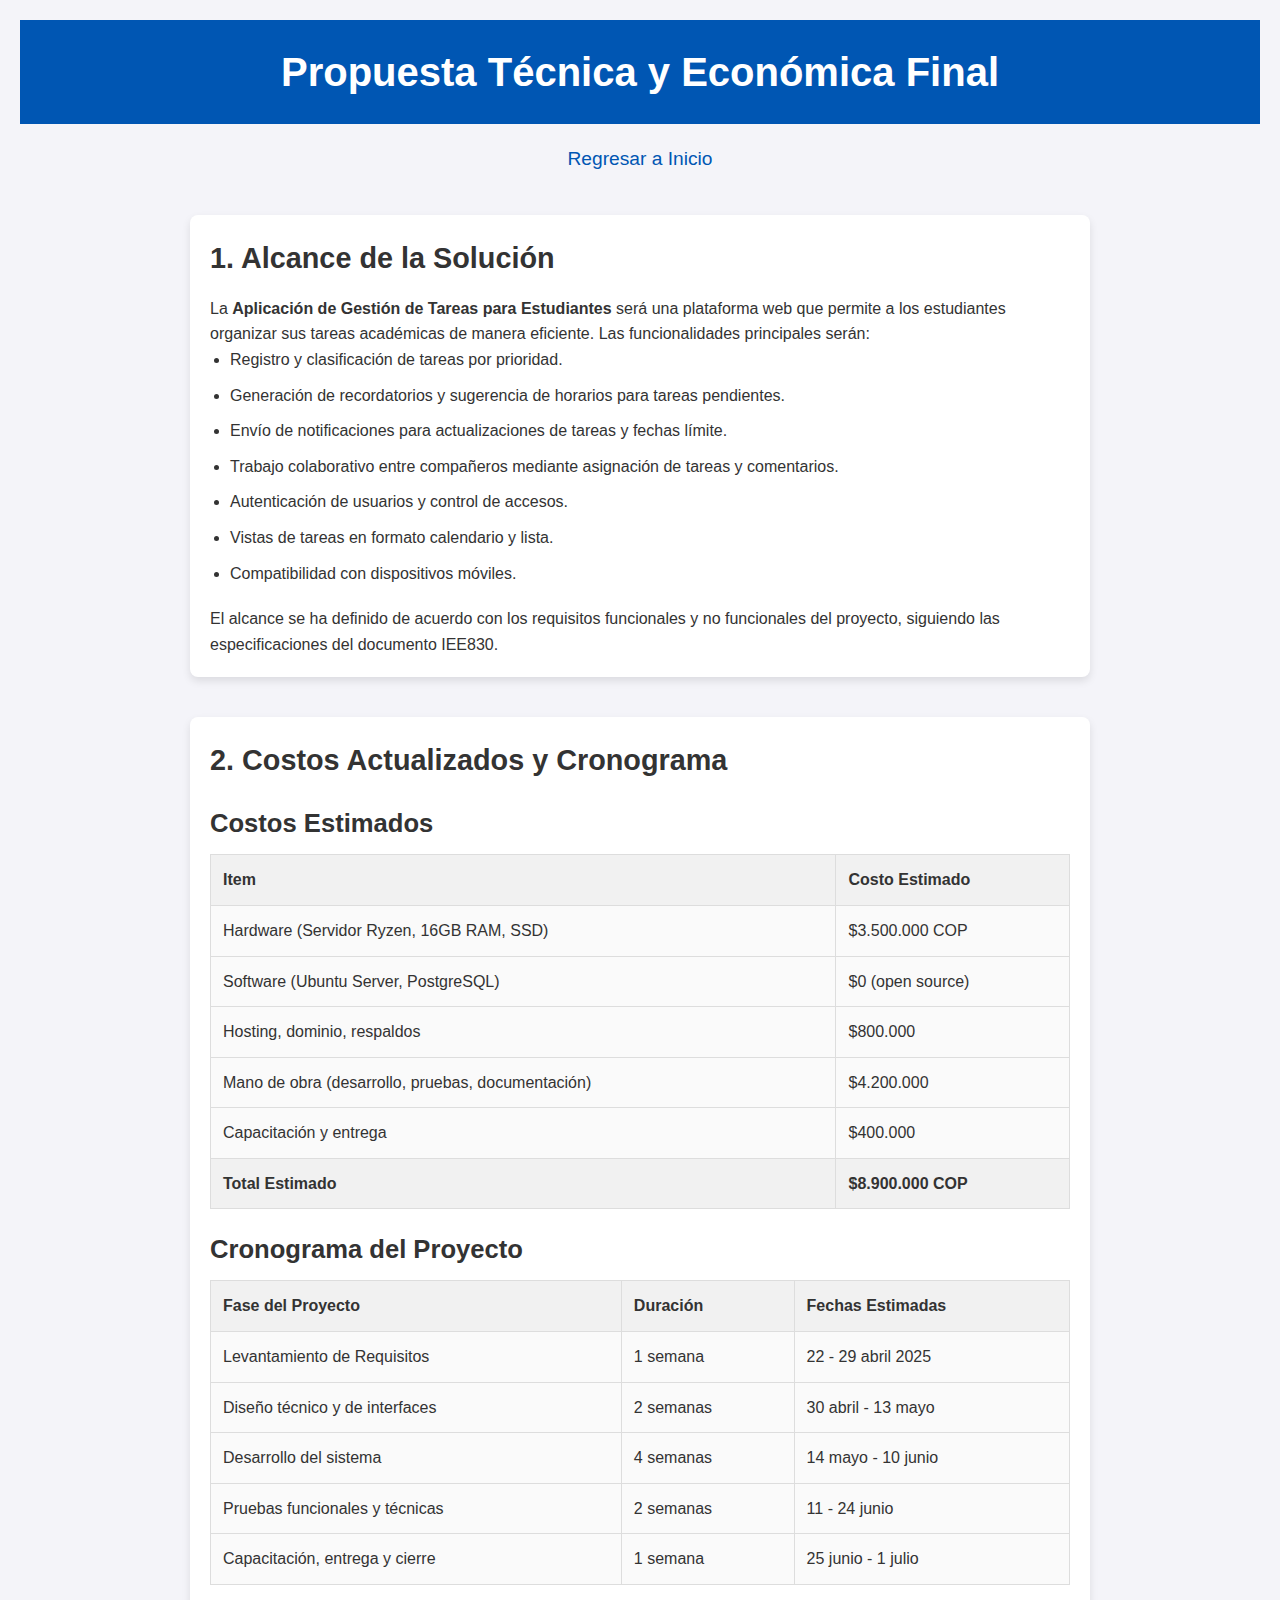
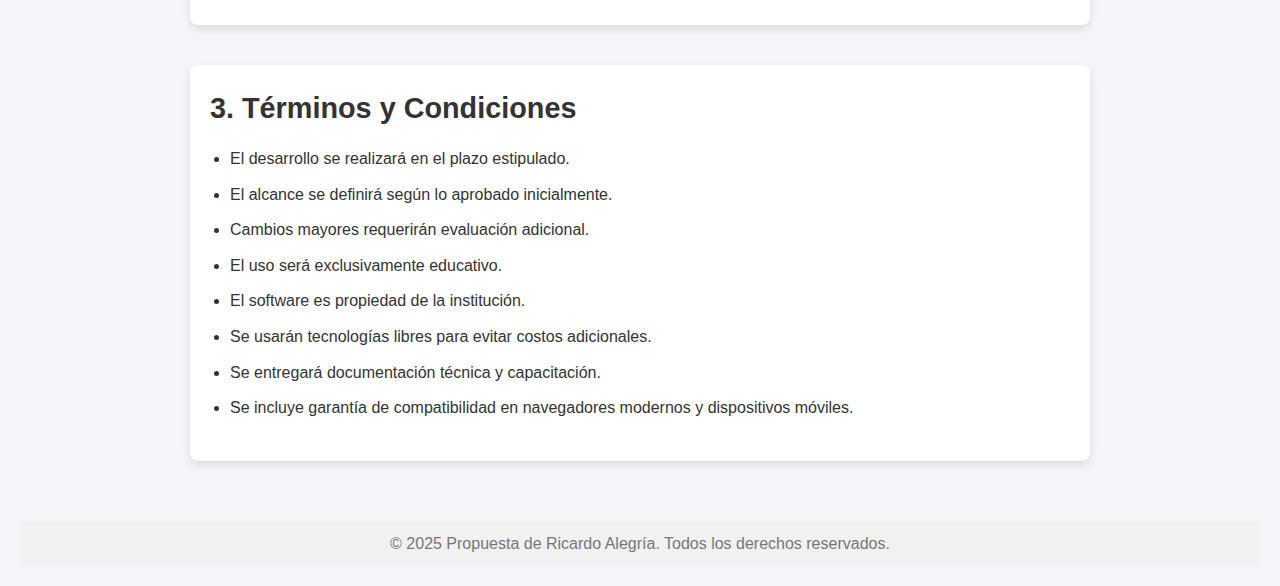
<file: propuesta.html>
<!DOCTYPE html>
<html lang="es">
<head>
  <meta charset="UTF-8" />
  <meta name="viewport" content="width=device-width, initial-scale=1.0"/>
  <title>Propuesta Técnica y Económica Final</title>
  <link rel="stylesheet" href="css/propuesta.css">
</head>
<body>

  <header>
    <h1>Propuesta Técnica y Económica Final</h1>
  </header>

  <nav>
    <a href="index.html">Regresar a Inicio</a>
  </nav>

  <div class="container">
    <h2>1. Alcance de la Solución</h2>
    <p>La <strong>Aplicación de Gestión de Tareas para Estudiantes</strong> será una plataforma web que permite a los estudiantes organizar sus tareas académicas de manera eficiente. Las funcionalidades principales serán:</p>
    <ul>
      <li>Registro y clasificación de tareas por prioridad.</li>
      <li>Generación de recordatorios y sugerencia de horarios para tareas pendientes.</li>
      <li>Envío de notificaciones para actualizaciones de tareas y fechas límite.</li>
      <li>Trabajo colaborativo entre compañeros mediante asignación de tareas y comentarios.</li>
      <li>Autenticación de usuarios y control de accesos.</li>
      <li>Vistas de tareas en formato calendario y lista.</li>
      <li>Compatibilidad con dispositivos móviles.</li>
    </ul>
    <p>El alcance se ha definido de acuerdo con los requisitos funcionales y no funcionales del proyecto, siguiendo las especificaciones del documento IEE830.</p>
  </div>

  <div class="container">
    <h2>2. Costos Actualizados y Cronograma</h2>

    <h3>Costos Estimados</h3>
    <table>
      <tr>
        <th>Item</th>
        <th>Costo Estimado</th>
      </tr>
      <tr>
        <td>Hardware (Servidor Ryzen, 16GB RAM, SSD)</td>
        <td>$3.500.000 COP</td>
      </tr>
      <tr>
        <td>Software (Ubuntu Server, PostgreSQL)</td>
        <td>$0 (open source)</td>
      </tr>
      <tr>
        <td>Hosting, dominio, respaldos</td>
        <td>$800.000</td>
      </tr>
      <tr>
        <td>Mano de obra (desarrollo, pruebas, documentación)</td>
        <td>$4.200.000</td>
      </tr>
      <tr>
        <td>Capacitación y entrega</td>
        <td>$400.000</td>
      </tr>
      <tr>
        <th>Total Estimado</th>
        <th>$8.900.000 COP</th>
      </tr>
    </table>

    <h3>Cronograma del Proyecto</h3>
    <table>
      <tr>
        <th>Fase del Proyecto</th>
        <th>Duración</th>
        <th>Fechas Estimadas</th>
      </tr>
      <tr>
        <td>Levantamiento de Requisitos</td>
        <td>1 semana</td>
        <td>22 - 29 abril 2025</td>
      </tr>
      <tr>
        <td>Diseño técnico y de interfaces</td>
        <td>2 semanas</td>
        <td>30 abril - 13 mayo</td>
      </tr>
      <tr>
        <td>Desarrollo del sistema</td>
        <td>4 semanas</td>
        <td>14 mayo - 10 junio</td>
      </tr>
      <tr>
        <td>Pruebas funcionales y técnicas</td>
        <td>2 semanas</td>
        <td>11 - 24 junio</td>
      </tr>
      <tr>
        <td>Capacitación, entrega y cierre</td>
        <td>1 semana</td>
        <td>25 junio - 1 julio</td>
      </tr>
    </table>
  </div>

  <div class="container">
    <h2>3. Términos y Condiciones</h2>
    <ul>
      <li>El desarrollo se realizará en el plazo estipulado.</li>
      <li>El alcance se definirá según lo aprobado inicialmente.</li>
      <li>Cambios mayores requerirán evaluación adicional.</li>
      <li>El uso será exclusivamente educativo.</li>
      <li>El software es propiedad de la institución.</li>
      <li>Se usarán tecnologías libres para evitar costos adicionales.</li>
      <li>Se entregará documentación técnica y capacitación.</li>
      <li>Se incluye garantía de compatibilidad en navegadores modernos y dispositivos móviles.</li>
    </ul>
  </div>

  <footer>
    © 2025 Propuesta de Ricardo Alegría. Todos los derechos reservados.
  </footer>

</body>
</html>
</file>
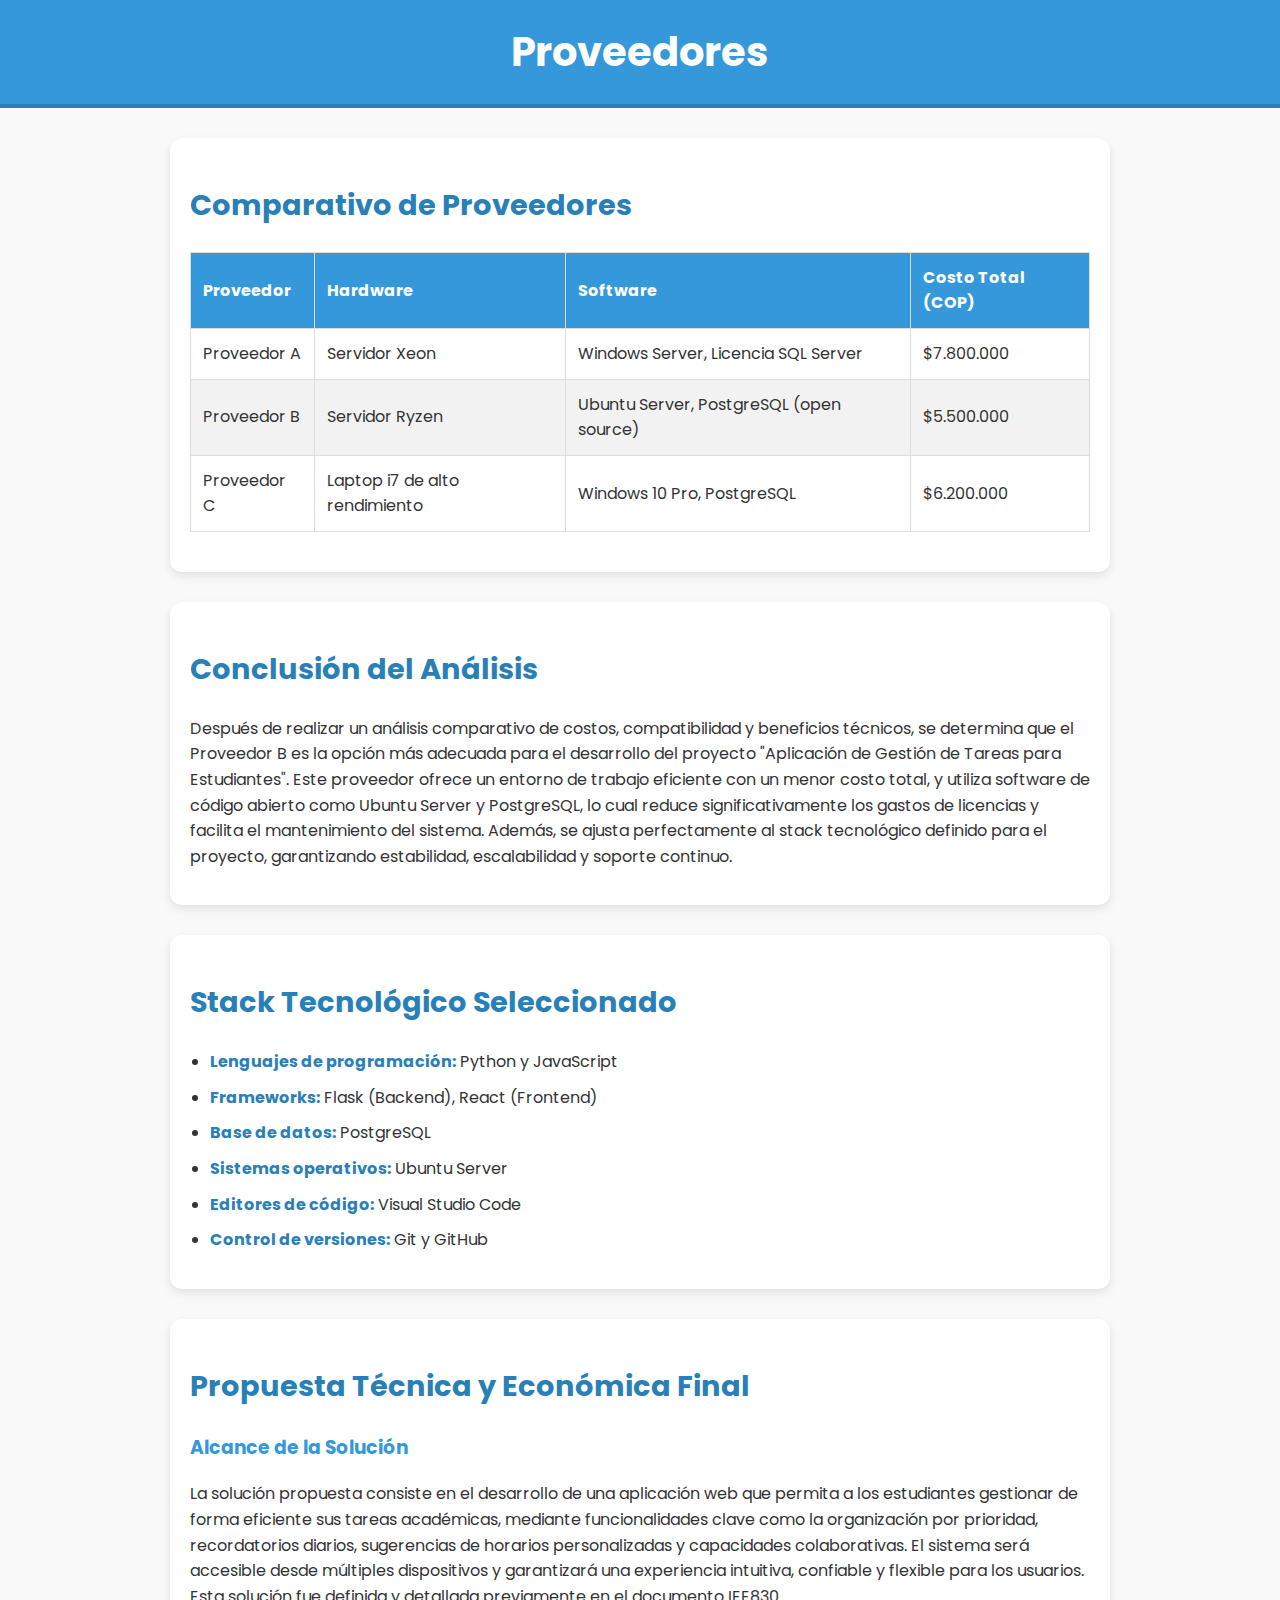
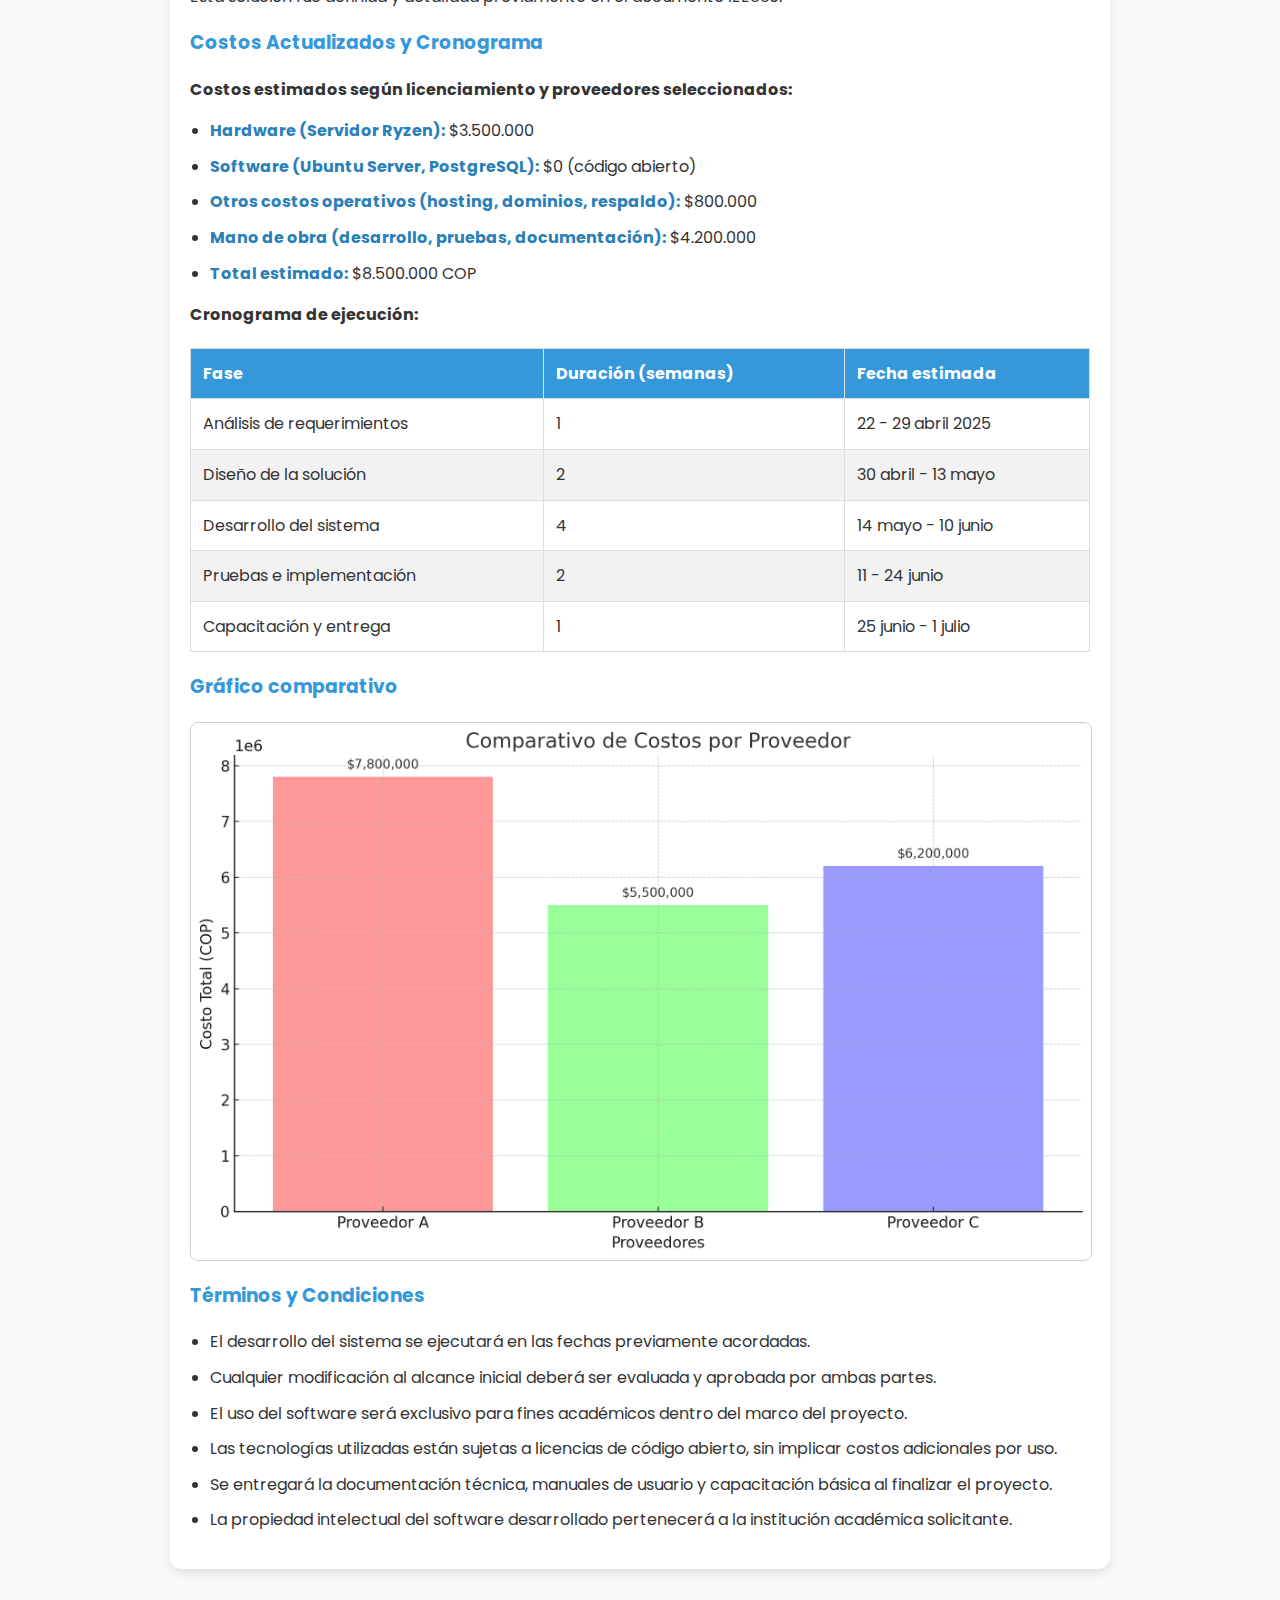
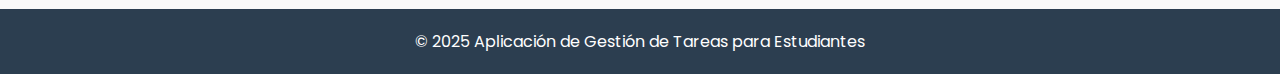
<file: proveedores.html>
<!DOCTYPE html>
<html lang="es">
<head>
    <meta charset="UTF-8">
    <meta name="viewport" content="width=device-width, initial-scale=1.0">
    <title>Proveedores - Comparativo</title>
    <link rel="stylesheet" href="css/proveedor.css">
</head>
<body>
    <header>
        <h1>Proveedores</h1>
        
    </header>

    <section id="comparativo">
        <h2>Comparativo de Proveedores</h2>
        <table>
            <thead>
                <tr>
                    <th>Proveedor</th>
                    <th>Hardware</th>
                    <th>Software</th>
                    <th>Costo Total (COP)</th>
                </tr>
            </thead>
            <tbody>
                <tr>
                    <td>Proveedor A</td>
                    <td>Servidor Xeon</td>
                    <td>Windows Server, Licencia SQL Server</td>
                    <td>$7.800.000</td>
                </tr>
                <tr>
                    <td>Proveedor B</td>
                    <td>Servidor Ryzen</td>
                    <td>Ubuntu Server, PostgreSQL (open source)</td>
                    <td>$5.500.000</td>
                </tr>
                <tr>
                    <td>Proveedor C</td>
                    <td>Laptop i7 de alto rendimiento</td>
                    <td>Windows 10 Pro, PostgreSQL</td>
                    <td>$6.200.000</td>
                </tr>
            </tbody>
        </table>
    </section>

    <section id="conclusion">
        <h2>Conclusión del Análisis</h2>
        <p>Después de realizar un análisis comparativo de costos, compatibilidad y beneficios técnicos, se determina que el Proveedor B es la opción más adecuada para el desarrollo del proyecto "Aplicación de Gestión de Tareas para Estudiantes". Este proveedor ofrece un entorno de trabajo eficiente con un menor costo total, y utiliza software de código abierto como Ubuntu Server y PostgreSQL, lo cual reduce significativamente los gastos de licencias y facilita el mantenimiento del sistema. Además, se ajusta perfectamente al stack tecnológico definido para el proyecto, garantizando estabilidad, escalabilidad y soporte continuo.</p>
    </section>

    <section id="stack-tecnologico">
        <h2>Stack Tecnológico Seleccionado</h2>
        <ul>
            <li><strong>Lenguajes de programación:</strong> Python y JavaScript</li>
            <li><strong>Frameworks:</strong> Flask (Backend), React (Frontend)</li>
            <li><strong>Base de datos:</strong> PostgreSQL</li>
            <li><strong>Sistemas operativos:</strong> Ubuntu Server</li>
            <li><strong>Editores de código:</strong> Visual Studio Code</li>
            <li><strong>Control de versiones:</strong> Git y GitHub</li>
        </ul>
    </section>

    <section id="propuesta">
        <h2>Propuesta Técnica y Económica Final</h2>
        <h3>Alcance de la Solución</h3>
        <p>La solución propuesta consiste en el desarrollo de una aplicación web que permita a los estudiantes gestionar de forma eficiente sus tareas académicas, mediante funcionalidades clave como la organización por prioridad, recordatorios diarios, sugerencias de horarios personalizadas y capacidades colaborativas. El sistema será accesible desde múltiples dispositivos y garantizará una experiencia intuitiva, confiable y flexible para los usuarios. Esta solución fue definida y detallada previamente en el documento IEE830.</p>

        <h3>Costos Actualizados y Cronograma</h3>
        <p><strong>Costos estimados según licenciamiento y proveedores seleccionados:</strong></p>
        <ul>
            <li><strong>Hardware (Servidor Ryzen):</strong> $3.500.000</li>
            <li><strong>Software (Ubuntu Server, PostgreSQL):</strong> $0 (código abierto)</li>
            <li><strong>Otros costos operativos (hosting, dominios, respaldo):</strong> $800.000</li>
            <li><strong>Mano de obra (desarrollo, pruebas, documentación):</strong> $4.200.000</li>
            <li><strong>Total estimado:</strong> $8.500.000 COP</li>
        </ul>

        <p><strong>Cronograma de ejecución:</strong></p>
        <table>
            <thead>
                <tr>
                    <th>Fase</th>
                    <th>Duración (semanas)</th>
                    <th>Fecha estimada</th>
                </tr>
            </thead>
            <tbody>
                <tr>
                    <td>Análisis de requerimientos</td>
                    <td>1</td>
                    <td>22 - 29 abril 2025</td>
                </tr>
                <tr>
                    <td>Diseño de la solución</td>
                    <td>2</td>
                    <td>30 abril - 13 mayo</td>
                </tr>
                <tr>
                    <td>Desarrollo del sistema</td>
                    <td>4</td>
                    <td>14 mayo - 10 junio</td>
                </tr>
                <tr>
                    <td>Pruebas e implementación</td>
                    <td>2</td>
                    <td>11 - 24 junio</td>
                </tr>
                <tr>
                    <td>Capacitación y entrega</td>
                    <td>1</td>
                    <td>25 junio - 1 julio</td>
                </tr>
            </tbody>
        </table>

        <h3>Gráfico comparativo</h3>
        <img src="img/gcomparativo.png" />
        <h3>Términos y Condiciones</h3>
        <ul>
            <li>El desarrollo del sistema se ejecutará en las fechas previamente acordadas.</li>
            <li>Cualquier modificación al alcance inicial deberá ser evaluada y aprobada por ambas partes.</li>
            <li>El uso del software será exclusivo para fines académicos dentro del marco del proyecto.</li>
            <li>Las tecnologías utilizadas están sujetas a licencias de código abierto, sin implicar costos adicionales por uso.</li>
            <li>Se entregará la documentación técnica, manuales de usuario y capacitación básica al finalizar el proyecto.</li>
            <li>La propiedad intelectual del software desarrollado pertenecerá a la institución académica solicitante.</li>
        </ul>
    </section>

    <footer>
        <p>&copy; 2025 Aplicación de Gestión de Tareas para Estudiantes</p>
    </footer>
</body>
</html>
</file>
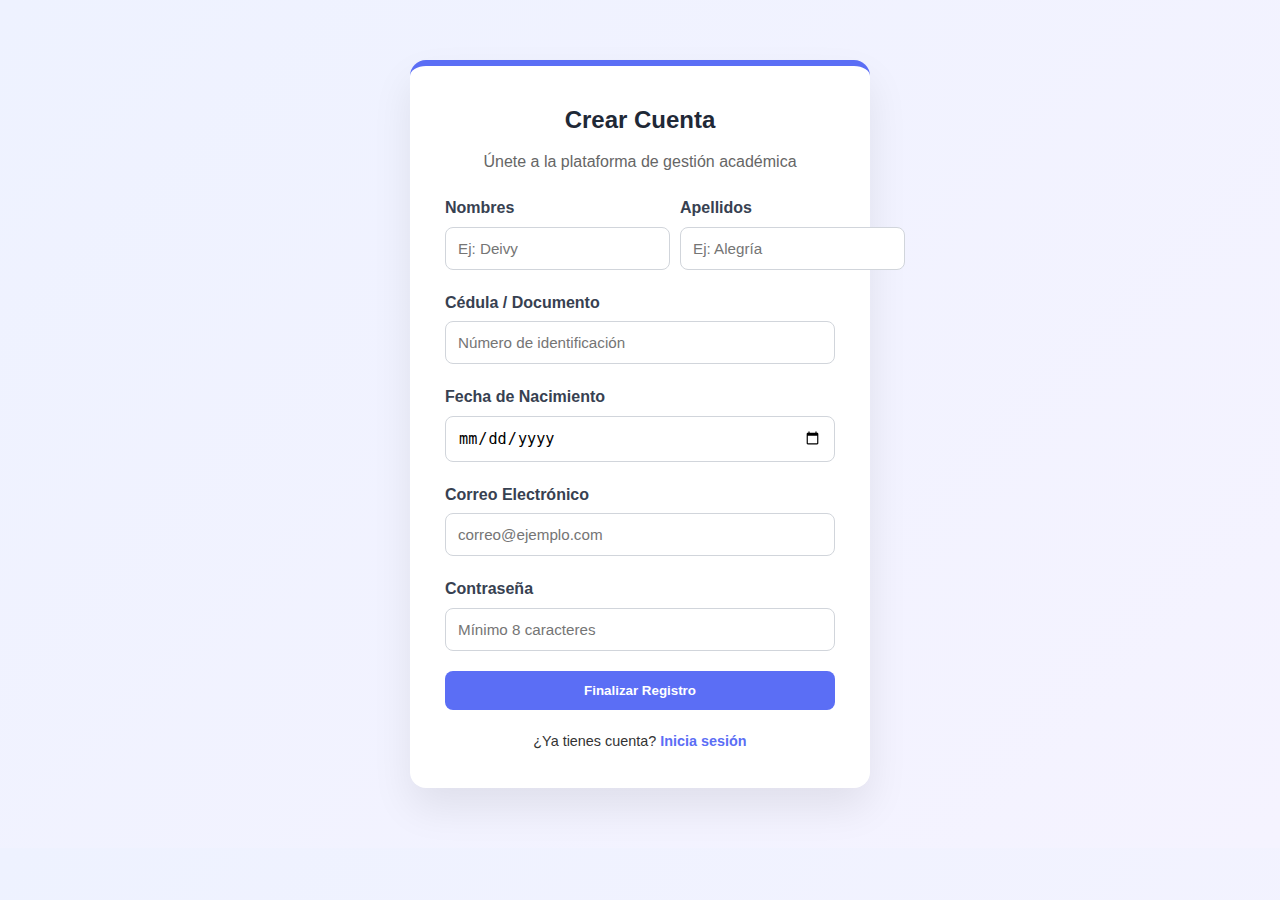
<file: registro.html>
<!DOCTYPE html>
<html lang="es">
<head>
    <meta charset="UTF-8">
    <meta name="viewport" content="width=device-width, initial-scale=1.0">
    <title>Registro - TaskEdu</title>
    <link rel="stylesheet" href="css/style.css">
    <link rel="stylesheet" href="css/forms.css">
</head>
<body>

    <div class="form-container">
        <h2>Crear Cuenta</h2>
        <p style="text-align: center; color: #666; margin-bottom: 20px;">
            Únete a la plataforma de gestión académica
        </p>
        
        <form id="registerForm">

            <div class="form-row" style="display: flex; gap: 10px;">
                <div class="form-group" style="flex: 1;">
                    <label>Nombres</label>
                    <input type="text" placeholder="Ej: Deivy" required>
                </div>
                <div class="form-group" style="flex: 1;">
                    <label>Apellidos</label>
                    <input type="text" placeholder="Ej: Alegría" required>
                </div>
            </div>

            <div class="form-group">
                <label>Cédula / Documento</label>
                <input type="number" placeholder="Número de identificación" required>
                <span class="error-text">Este número ya está registrado</span>
            </div>

            <div class="form-group">
                <label>Fecha de Nacimiento</label>
                <input type="date" required>
            </div>

            <div class="form-group">
                <label>Correo Electrónico</label>
                <input type="email" placeholder="correo@ejemplo.com" required>
            </div>

            <div class="form-group">
                <label>Contraseña</label>
                <input type="password" placeholder="Mínimo 8 caracteres" required>
            </div>

            <button type="submit" class="btn-primary">Finalizar Registro</button>
            
            <div style="margin-top: 20px; text-align: center;">
                <p class="switch-form">
                    ¿Ya tienes cuenta? 
                    <a href="login.html">Inicia sesión</a>
                </p>
            </div>

        </form>
    </div>

    <script src="script.js"></script>
</body>
</html>
</file>
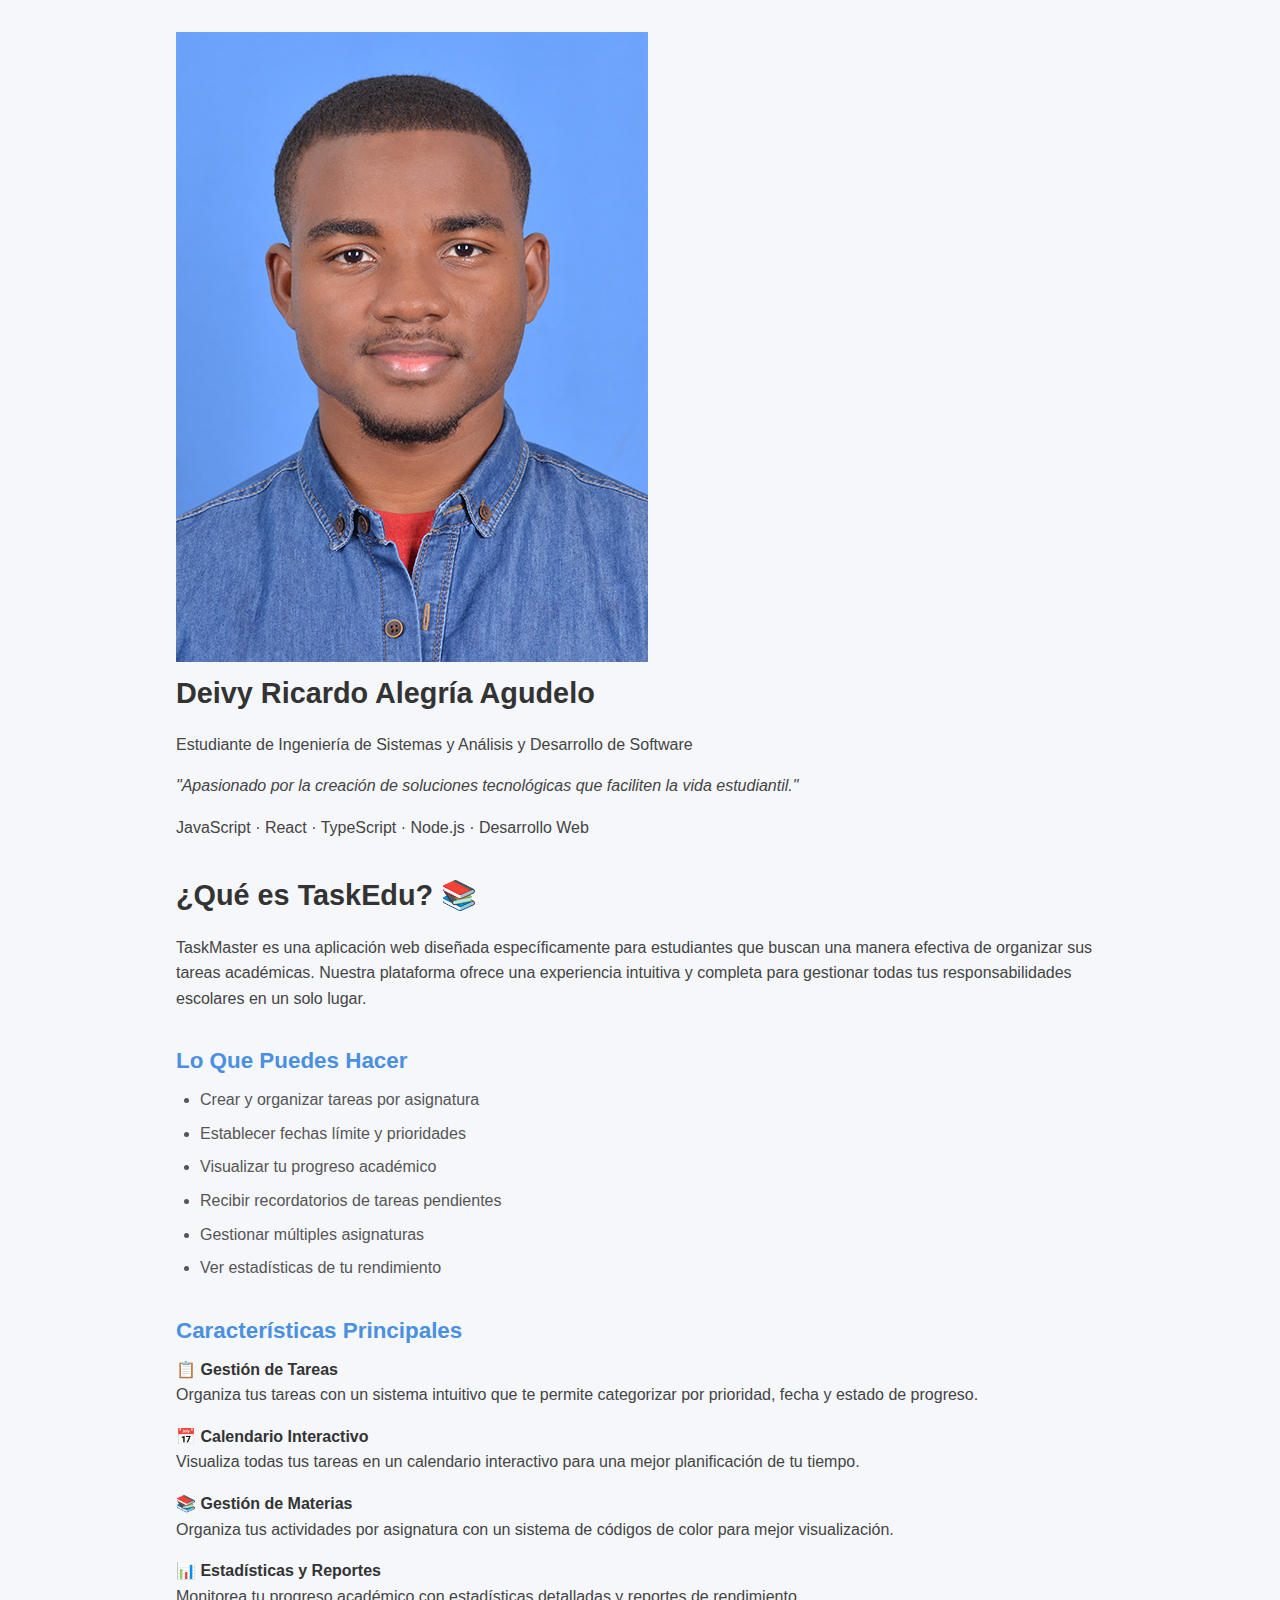
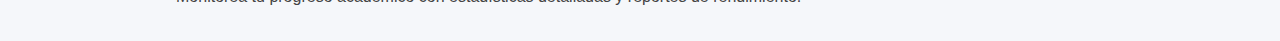
<file: sobre.html>
<!DOCTYPE html>
<html lang="es">
<head>
  <meta charset="UTF-8">
  <meta name="viewport" content="width=device-width, initial-scale=1.0">
  <meta name="description" content="Conoce a Deivy Ricardo Alegría Agudelo, desarrollador de TaskMaster. Apasionado por la tecnología y la creación de soluciones innovadoras para estudiantes.">
  <meta name="author" content="Deivy Ricardo Alegría Agudelo">
  <title>Sobre Nosotros - TaskMaster</title>
  <link rel="stylesheet" href="css/style.css">
</head>
<body>

  <!-- Sección Sobre Nosotros -->
  <section id="sobre-nosotros">
    <div class="container">
      <div class="profile">
        <img src="img/3x4.jpg" alt="Foto de perfil de Deivy Ricardo Alegría Agudelo" class="profile-img">
        <div class="text">
          <h2>Deivy Ricardo Alegría Agudelo</h2>
          <p>Estudiante de Ingeniería de Sistemas y Análisis y Desarrollo de Software</p>
          <p><em>"Apasionado por la creación de soluciones tecnológicas que faciliten la vida estudiantil."</em></p>
          <p>JavaScript · React · TypeScript · Node.js · Desarrollo Web</p>
        </div>
      </div>
    </div>
  </section>

  <!-- Sección Qué es TaskMaster -->
  <section id="que-es-taskmaster">
    <div class="container">
      <h2>¿Qué es TaskEdu? 📚</h2>
      <p>TaskMaster es una aplicación web diseñada específicamente para estudiantes que buscan una manera efectiva de organizar sus tareas académicas. Nuestra plataforma ofrece una experiencia intuitiva y completa para gestionar todas tus responsabilidades escolares en un solo lugar.</p>
    </div>
  </section>

  <!-- Sección Lo que puedes hacer -->
  <section id="lo-que-puedes-hacer">
    <div class="container">
      <h3>Lo Que Puedes Hacer</h3>
      <ul>
        <li>Crear y organizar tareas por asignatura</li>
        <li>Establecer fechas límite y prioridades</li>
        <li>Visualizar tu progreso académico</li>
        <li>Recibir recordatorios de tareas pendientes</li>
        <li>Gestionar múltiples asignaturas</li>
        <li>Ver estadísticas de tu rendimiento</li>
      </ul>
    </div>
  </section>

  <!-- Sección Características Principales -->
  <section id="caracteristicas-principales">
    <div class="container">
      <h3>Características Principales</h3>
      <article>
        <h4>📋 Gestión de Tareas</h4>
        <p>Organiza tus tareas con un sistema intuitivo que te permite categorizar por prioridad, fecha y estado de progreso.</p>
      </article>

      <article>
        <h4>📅 Calendario Interactivo</h4>
        <p>Visualiza todas tus tareas en un calendario interactivo para una mejor planificación de tu tiempo.</p>
      </article>

      <article>
        <h4>📚 Gestión de Materias</h4>
        <p>Organiza tus actividades por asignatura con un sistema de códigos de color para mejor visualización.</p>
      </article>

      <article>
        <h4>📊 Estadísticas y Reportes</h4>
        <p>Monitorea tu progreso académico con estadísticas detalladas y reportes de rendimiento.</p>
      </article>
    </div>
  </section>

</body>
</html>
</file>
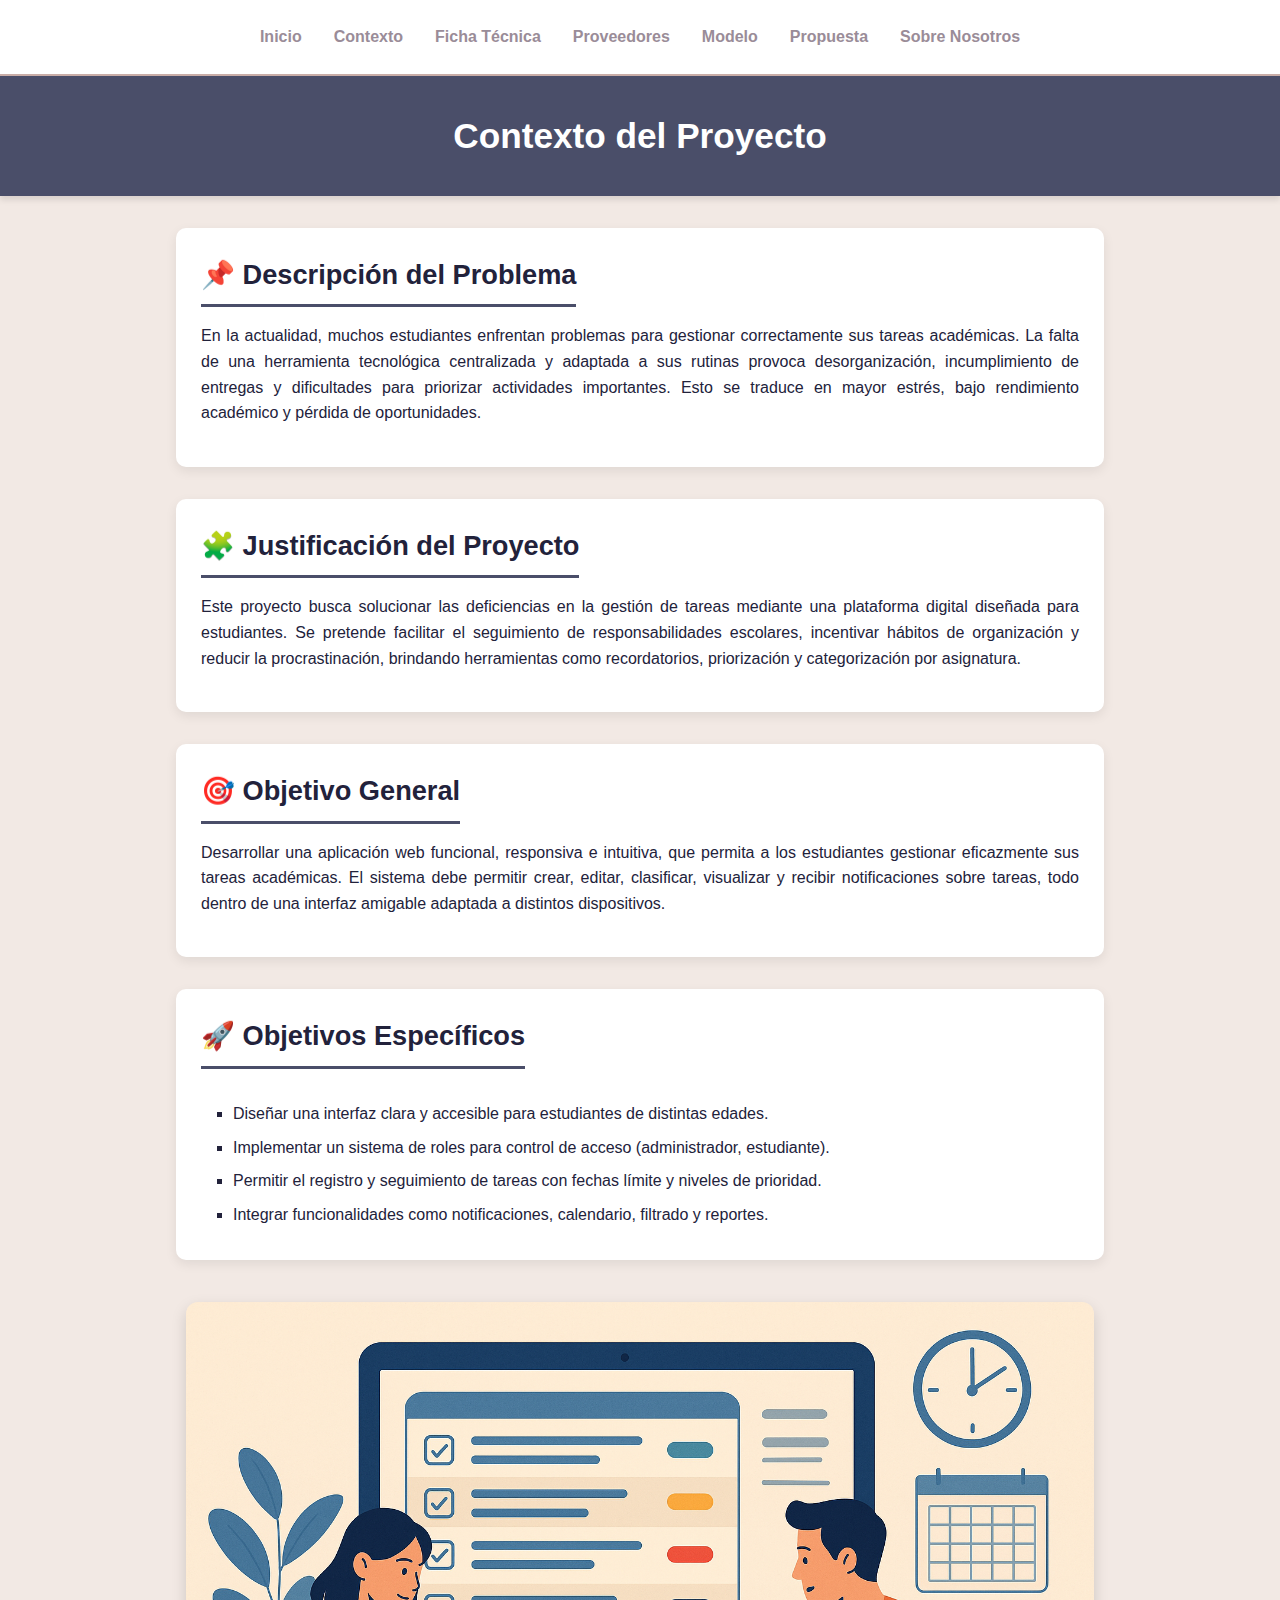
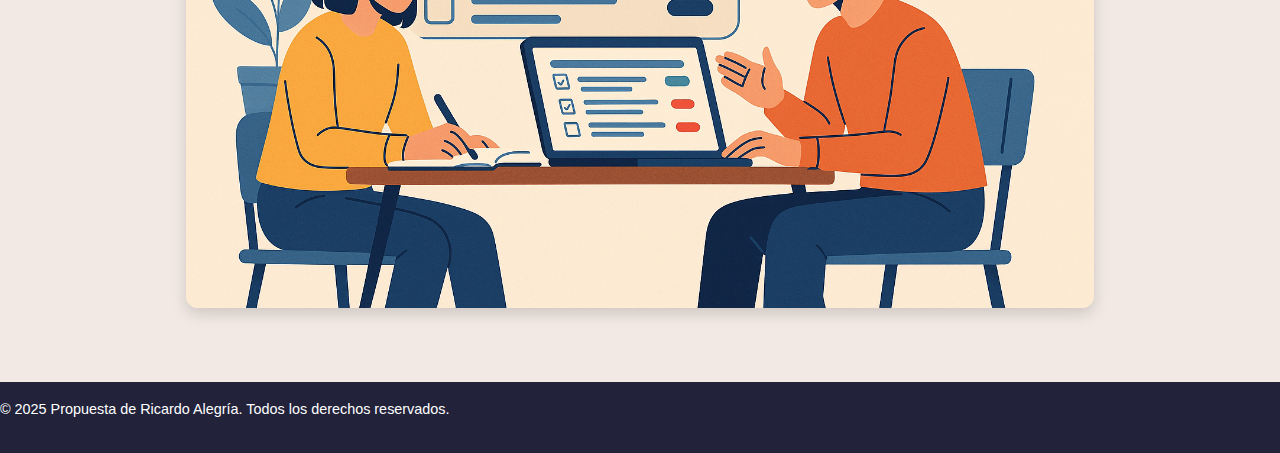
<file: TaskEdu.github.io-main/contexto.html>
<!DOCTYPE html>
<html lang="es">
<head>
  <meta charset="UTF-8">
  <meta name="viewport" content="width=device-width, initial-scale=1.0">
  <meta name="description" content="Contexto del proyecto de gestión de tareas para estudiantes.">
  <meta name="author" content="Deivy Ricardo Alegría Agudelo">
  <title>Contexto del Proyecto - TaskEdu</title>
  <link rel="stylesheet" href="css/contexto.css">
</head>
<body>
<nav>
  <ul>
    <li><a href="index.html">Inicio</a></li>
    <li><a href="contexto.html">Contexto</a></li>
    <li><a href="ftecnica.html">Ficha Técnica</a></li>
    <li><a href="proveedores.html">Proveedores</a></li>
    <li><a href="modelo.html">Modelo</a></li>
    <li><a href="propuesta.html">Propuesta</a></li>
    <li><a href="sobre.html">Sobre Nosotros</a></li>
  </ul>
</nav>
  <header>
    <h1> Contexto del Proyecto</h1>
  </header>

  <main class="container">
    <section>
      <h2>📌 Descripción del Problema</h2>
      <p>
        En la actualidad, muchos estudiantes enfrentan problemas para gestionar correctamente sus tareas académicas. La falta de una herramienta tecnológica centralizada y adaptada a sus rutinas provoca desorganización, incumplimiento de entregas y dificultades para priorizar actividades importantes. Esto se traduce en mayor estrés, bajo rendimiento académico y pérdida de oportunidades.
      </p>
    </section>

    <section>
      <h2>🧩 Justificación del Proyecto</h2>
      <p>
        Este proyecto busca solucionar las deficiencias en la gestión de tareas mediante una plataforma digital diseñada para estudiantes. Se pretende facilitar el seguimiento de responsabilidades escolares, incentivar hábitos de organización y reducir la procrastinación, brindando herramientas como recordatorios, priorización y categorización por asignatura.
      </p>
    </section>

    <section>
      <h2>🎯 Objetivo General</h2>
      <p>
        Desarrollar una aplicación web funcional, responsiva e intuitiva, que permita a los estudiantes gestionar eficazmente sus tareas académicas. El sistema debe permitir crear, editar, clasificar, visualizar y recibir notificaciones sobre tareas, todo dentro de una interfaz amigable adaptada a distintos dispositivos.
      </p>
    </section>

    <section>
      <h2>🚀 Objetivos Específicos</h2>
      <ul>
        <li>Diseñar una interfaz clara y accesible para estudiantes de distintas edades.</li>
        <li>Implementar un sistema de roles para control de acceso (administrador, estudiante).</li>
        <li>Permitir el registro y seguimiento de tareas con fechas límite y niveles de prioridad.</li>
        <li>Integrar funcionalidades como notificaciones, calendario, filtrado y reportes.</li>
      </ul>
    </section>

    <div class="img-container">
      <img src="img/gpt.png" alt="Ilustración del sistema" />
    </div>
  </main>

  <footer>
    <p>© 2025 Propuesta de Ricardo Alegría. Todos los derechos reservados.</p>
  </footer>

</body>
</html>
</file>
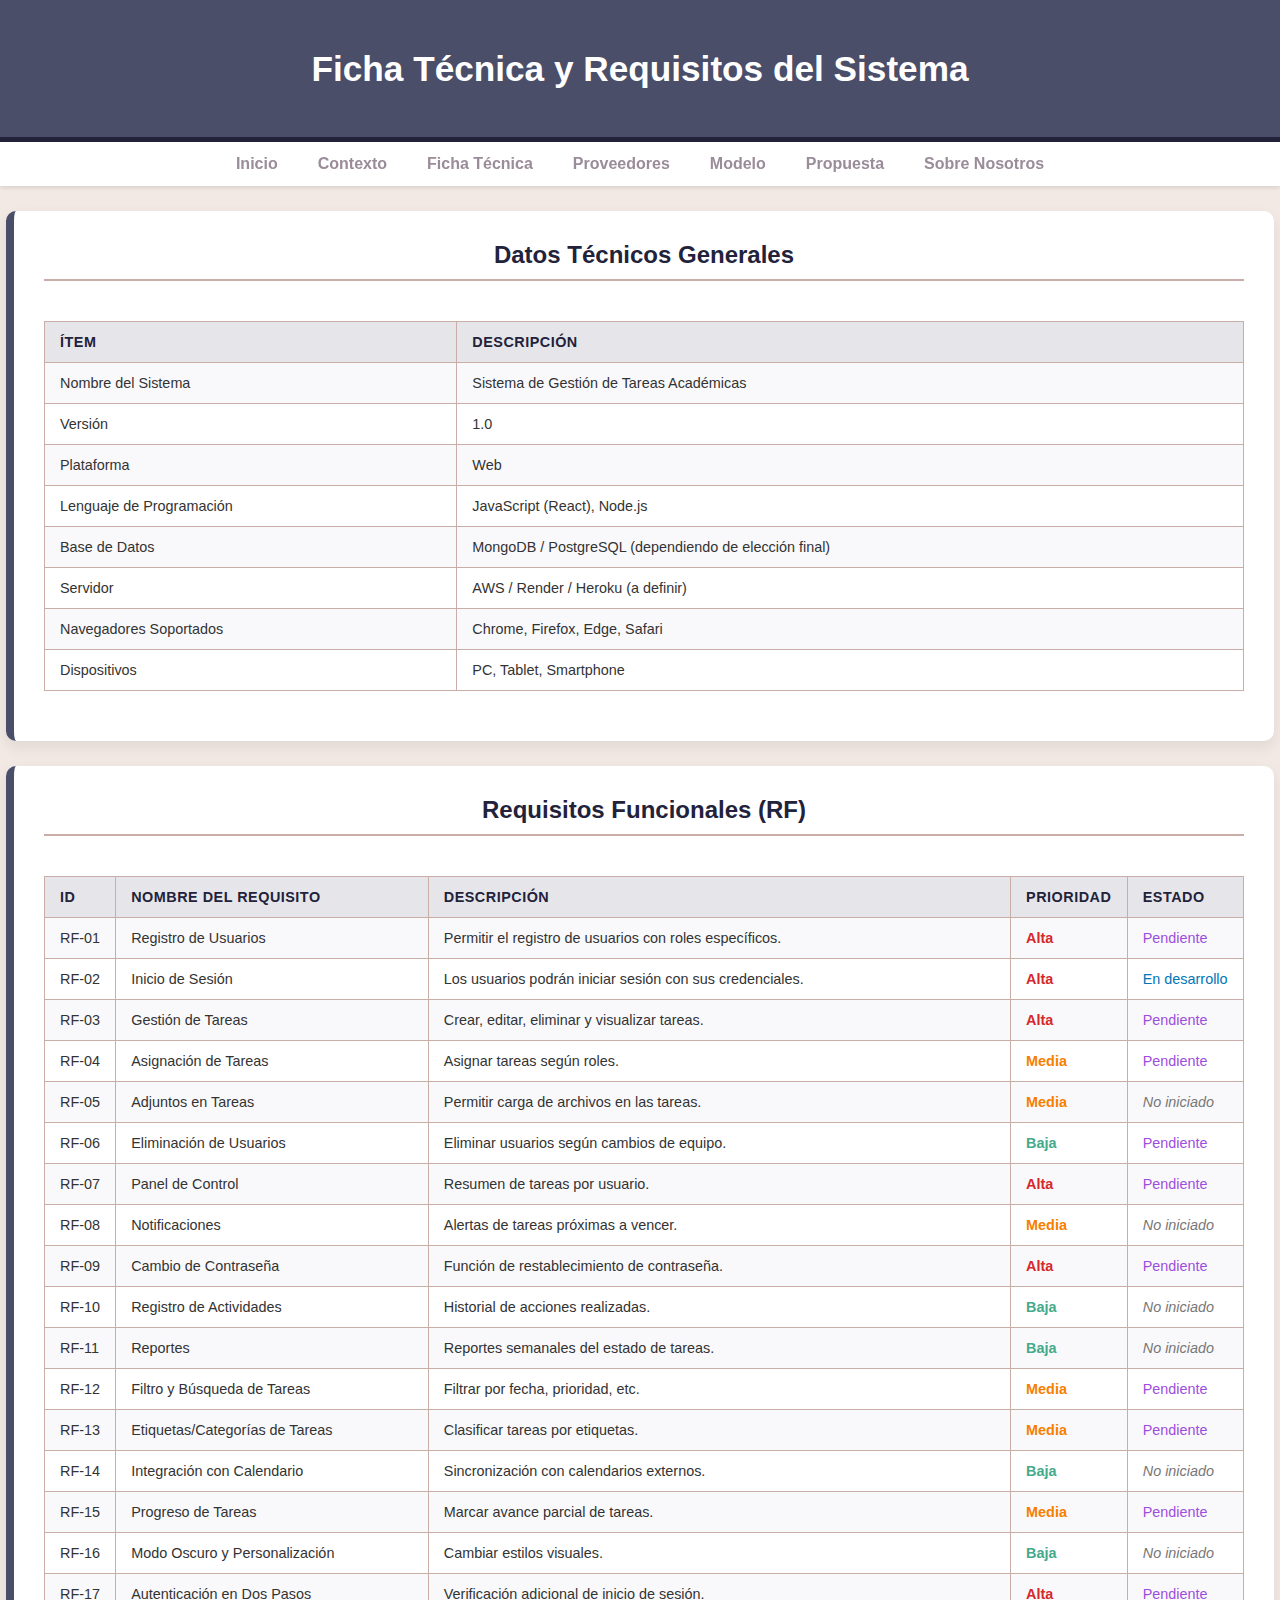
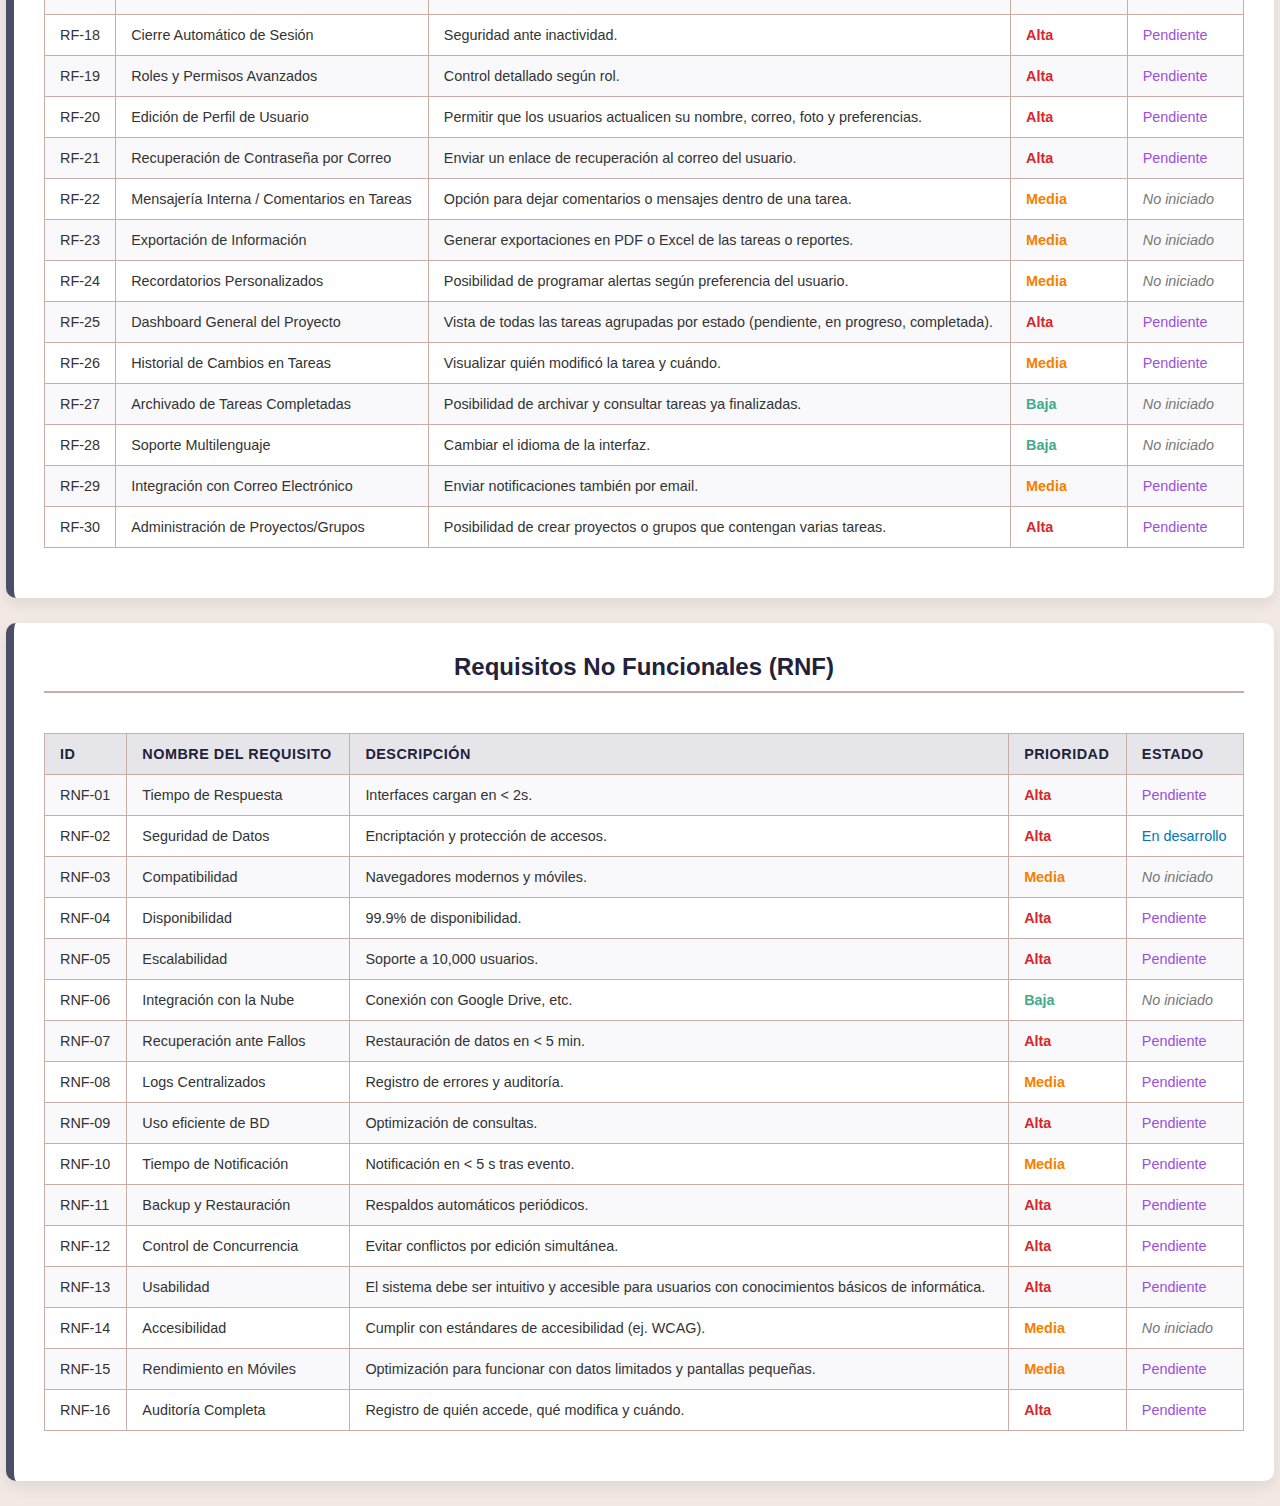
<file: TaskEdu.github.io-main/ftecnica.html>
<!DOCTYPE html>
<html lang="es">
<head>
    <meta charset="UTF-8">
    <meta name="viewport" content="width=device-width, initial-scale=1.0">
    <title>Ficha Técnica y Requisitos del Sistema</title>
    <link rel="stylesheet" href="css/ftecnica.css">
</head>
<body>
    <header>
        <h1>Ficha Técnica y Requisitos del Sistema</h1>
    </header>
    
    <nav>
        <ul>
            <li><a href="index.html">Inicio</a></li>
            <li><a href="contexto.html">Contexto</a></li>
            <li><a href="ftecnica.html">Ficha Técnica</a></li>
            <li><a href="proveedores.html">Proveedores</a></li>
            <li><a href="modelo.html">Modelo</a></li>
            <li><a href="propuesta.html">Propuesta</a></li>
            <li><a href="sobre.html">Sobre Nosotros</a></li>
        </ul>
    </nav>

    <section>
        <h2>Datos Técnicos Generales</h2>
        <div class="table-responsive">
            <table border="1">
                <tr>
                    <th>Ítem</th>
                    <th>Descripción</th>
                </tr>
                <tr>
                    <td>Nombre del Sistema</td>
                    <td>Sistema de Gestión de Tareas Académicas</td>
                </tr>
                <tr>
                    <td>Versión</td>
                    <td>1.0</td>
                </tr>
                <tr>
                    <td>Plataforma</td>
                    <td>Web</td>
                </tr>
                <tr>
                    <td>Lenguaje de Programación</td>
                    <td>JavaScript (React), Node.js</td>
                </tr>
                <tr>
                    <td>Base de Datos</td>
                    <td>MongoDB / PostgreSQL (dependiendo de elección final)</td>
                </tr>
                <tr>
                    <td>Servidor</td>
                    <td>AWS / Render / Heroku (a definir)</td>
                </tr>
                <tr>
                    <td>Navegadores Soportados</td>
                    <td>Chrome, Firefox, Edge, Safari</td>
                </tr>
                <tr>
                    <td>Dispositivos</td>
                    <td>PC, Tablet, Smartphone</td>
                </tr>
            </table>
        </div>
    </section>

    <section>
        <h2>Requisitos Funcionales (RF)</h2>
        <div class="table-responsive">
            <table border="1">
                <tr>
                    <th>ID</th>
                    <th>Nombre del Requisito</th>
                    <th>Descripción</th>
                    <th>Prioridad</th>
                    <th>Estado</th>
                </tr>
                <tr>
                    <td>RF-01</td>
                    <td>Registro de Usuarios</td>
                    <td>Permitir el registro de usuarios con roles específicos.</td>
                    <td class="status-alta">Alta</td>
                    <td class="status-pendiente">Pendiente</td>
                </tr>
                <tr>
                    <td>RF-02</td>
                    <td>Inicio de Sesión</td>
                    <td>Los usuarios podrán iniciar sesión con sus credenciales.</td>
                    <td class="status-alta">Alta</td>
                    <td class="status-desarrollo">En desarrollo</td>
                </tr>
                <tr>
                    <td>RF-03</td>
                    <td>Gestión de Tareas</td>
                    <td>Crear, editar, eliminar y visualizar tareas.</td>
                    <td class="status-alta">Alta</td>
                    <td class="status-pendiente">Pendiente</td>
                </tr>
                <tr>
                    <td>RF-04</td>
                    <td>Asignación de Tareas</td>
                    <td>Asignar tareas según roles.</td>
                    <td class="status-media">Media</td>
                    <td class="status-pendiente">Pendiente</td>
                </tr>
                <tr>
                    <td>RF-05</td>
                    <td>Adjuntos en Tareas</td>
                    <td>Permitir carga de archivos en las tareas.</td>
                    <td class="status-media">Media</td>
                    <td class="status-no-iniciado">No iniciado</td>
                </tr>
                <tr>
                    <td>RF-06</td>
                    <td>Eliminación de Usuarios</td>
                    <td>Eliminar usuarios según cambios de equipo.</td>
                    <td class="status-baja">Baja</td>
                    <td class="status-pendiente">Pendiente</td>
                </tr>
                <tr>
                    <td>RF-07</td>
                    <td>Panel de Control</td>
                    <td>Resumen de tareas por usuario.</td>
                    <td class="status-alta">Alta</td>
                    <td class="status-pendiente">Pendiente</td>
                </tr>
                <tr>
                    <td>RF-08</td>
                    <td>Notificaciones</td>
                    <td>Alertas de tareas próximas a vencer.</td>
                    <td class="status-media">Media</td>
                    <td class="status-no-iniciado">No iniciado</td>
                </tr>
                <tr>
                    <td>RF-09</td>
                    <td>Cambio de Contraseña</td>
                    <td>Función de restablecimiento de contraseña.</td>
                    <td class="status-alta">Alta</td>
                    <td class="status-pendiente">Pendiente</td>
                </tr>
                <tr>
                    <td>RF-10</td>
                    <td>Registro de Actividades</td>
                    <td>Historial de acciones realizadas.</td>
                    <td class="status-baja">Baja</td>
                    <td class="status-no-iniciado">No iniciado</td>
                </tr>
                <tr>
                    <td>RF-11</td>
                    <td>Reportes</td>
                    <td>Reportes semanales del estado de tareas.</td>
                    <td class="status-baja">Baja</td>
                    <td class="status-no-iniciado">No iniciado</td>
                </tr>
                <tr>
                    <td>RF-12</td>
                    <td>Filtro y Búsqueda de Tareas</td>
                    <td>Filtrar por fecha, prioridad, etc.</td>
                    <td class="status-media">Media</td>
                    <td class="status-pendiente">Pendiente</td>
                </tr>
                <tr>
                    <td>RF-13</td>
                    <td>Etiquetas/Categorías de Tareas</td>
                    <td>Clasificar tareas por etiquetas.</td>
                    <td class="status-media">Media</td>
                    <td class="status-pendiente">Pendiente</td>
                </tr>
                <tr>
                    <td>RF-14</td>
                    <td>Integración con Calendario</td>
                    <td>Sincronización con calendarios externos.</td>
                    <td class="status-baja">Baja</td>
                    <td class="status-no-iniciado">No iniciado</td>
                </tr>
                <tr>
                    <td>RF-15</td>
                    <td>Progreso de Tareas</td>
                    <td>Marcar avance parcial de tareas.</td>
                    <td class="status-media">Media</td>
                    <td class="status-pendiente">Pendiente</td>
                </tr>
                <tr>
                    <td>RF-16</td>
                    <td>Modo Oscuro y Personalización</td>
                    <td>Cambiar estilos visuales.</td>
                    <td class="status-baja">Baja</td>
                    <td class="status-no-iniciado">No iniciado</td>
                </tr>
                <tr>
                    <td>RF-17</td>
                    <td>Autenticación en Dos Pasos</td>
                    <td>Verificación adicional de inicio de sesión.</td>
                    <td class="status-alta">Alta</td>
                    <td class="status-pendiente">Pendiente</td>
                </tr>
                <tr>
                    <td>RF-18</td>
                    <td>Cierre Automático de Sesión</td>
                    <td>Seguridad ante inactividad.</td>
                    <td class="status-alta">Alta</td>
                    <td class="status-pendiente">Pendiente</td>
                </tr>
                <tr>
                    <td>RF-19</td>
                    <td>Roles y Permisos Avanzados</td>
                    <td>Control detallado según rol.</td>
                    <td class="status-alta">Alta</td>
                    <td class="status-pendiente">Pendiente</td>
                </tr>
                <tr>
                    <td>RF-20</td>
                    <td>Edición de Perfil de Usuario</td>
                    <td>Permitir que los usuarios actualicen su nombre, correo, foto y preferencias.</td>
                    <td class="status-alta">Alta</td>
                    <td class="status-pendiente">Pendiente</td>
                </tr>
                <tr>
                    <td>RF-21</td>
                    <td>Recuperación de Contraseña por Correo</td>
                    <td>Enviar un enlace de recuperación al correo del usuario.</td>
                    <td class="status-alta">Alta</td>
                    <td class="status-pendiente">Pendiente</td>
                </tr>
                <tr>
                    <td>RF-22</td>
                    <td>Mensajería Interna / Comentarios en Tareas</td>
                    <td>Opción para dejar comentarios o mensajes dentro de una tarea.</td>
                    <td class="status-media">Media</td>
                    <td class="status-no-iniciado">No iniciado</td>
                </tr>
                <tr>
                    <td>RF-23</td>
                    <td>Exportación de Información</td>
                    <td>Generar exportaciones en PDF o Excel de las tareas o reportes.</td>
                    <td class="status-media">Media</td>
                    <td class="status-no-iniciado">No iniciado</td>
                </tr>
                <tr>
                    <td>RF-24</td>
                    <td>Recordatorios Personalizados</td>
                    <td>Posibilidad de programar alertas según preferencia del usuario.</td>
                    <td class="status-media">Media</td>
                    <td class="status-no-iniciado">No iniciado</td>
                </tr>
                <tr>
                    <td>RF-25</td>
                    <td>Dashboard General del Proyecto</td>
                    <td>Vista de todas las tareas agrupadas por estado (pendiente, en progreso, completada).</td>
                    <td class="status-alta">Alta</td>
                    <td class="status-pendiente">Pendiente</td>
                </tr>
                <tr>
                    <td>RF-26</td>
                    <td>Historial de Cambios en Tareas</td>
                    <td>Visualizar quién modificó la tarea y cuándo.</td>
                    <td class="status-media">Media</td>
                    <td class="status-pendiente">Pendiente</td>
                </tr>
                <tr>
                    <td>RF-27</td>
                    <td>Archivado de Tareas Completadas</td>
                    <td>Posibilidad de archivar y consultar tareas ya finalizadas.</td>
                    <td class="status-baja">Baja</td>
                    <td class="status-no-iniciado">No iniciado</td>
                </tr>
                <tr>
                    <td>RF-28</td>
                    <td>Soporte Multilenguaje</td>
                    <td>Cambiar el idioma de la interfaz.</td>
                    <td class="status-baja">Baja</td>
                    <td class="status-no-iniciado">No iniciado</td>
                </tr>
                <tr>
                    <td>RF-29</td>
                    <td>Integración con Correo Electrónico</td>
                    <td>Enviar notificaciones también por email.</td>
                    <td class="status-media">Media</td>
                    <td class="status-pendiente">Pendiente</td>
                </tr>
                <tr>
                    <td>RF-30</td>
                    <td>Administración de Proyectos/Grupos</td>
                    <td>Posibilidad de crear proyectos o grupos que contengan varias tareas.</td>
                    <td class="status-alta">Alta</td>
                    <td class="status-pendiente">Pendiente</td>
                </tr>
            </table>
        </div>
    </section>

    <section>
        <h2>Requisitos No Funcionales (RNF)</h2>
        <div class="table-responsive">
            <table border="1">
                <tr>
                    <th>ID</th>
                    <th>Nombre del Requisito</th>
                    <th>Descripción</th>
                    <th>Prioridad</th>
                    <th>Estado</th>
                </tr>
                <tr>
                    <td>RNF-01</td>
                    <td>Tiempo de Respuesta</td>
                    <td>Interfaces cargan en &lt; 2s.</td>
                    <td class="status-alta">Alta</td>
                    <td class="status-pendiente">Pendiente</td>
                </tr>
                <tr>
                    <td>RNF-02</td>
                    <td>Seguridad de Datos</td>
                    <td>Encriptación y protección de accesos.</td>
                    <td class="status-alta">Alta</td>
                    <td class="status-desarrollo">En desarrollo</td>
                </tr>
                <tr>
                    <td>RNF-03</td>
                    <td>Compatibilidad</td>
                    <td>Navegadores modernos y móviles.</td>
                    <td class="status-media">Media</td>
                    <td class="status-no-iniciado">No iniciado</td>
                </tr>
                <tr>
                    <td>RNF-04</td>
                    <td>Disponibilidad</td>
                    <td>99.9% de disponibilidad.</td>
                    <td class="status-alta">Alta</td>
                    <td class="status-pendiente">Pendiente</td>
                </tr>
                <tr>
                    <td>RNF-05</td>
                    <td>Escalabilidad</td>
                    <td>Soporte a 10,000 usuarios.</td>
                    <td class="status-alta">Alta</td>
                    <td class="status-pendiente">Pendiente</td>
                </tr>
                <tr>
                    <td>RNF-06</td>
                    <td>Integración con la Nube</td>
                    <td>Conexión con Google Drive, etc.</td>
                    <td class="status-baja">Baja</td>
                    <td class="status-no-iniciado">No iniciado</td>
                </tr>
                <tr>
                    <td>RNF-07</td>
                    <td>Recuperación ante Fallos</td>
                    <td>Restauración de datos en &lt; 5 min.</td>
                    <td class="status-alta">Alta</td>
                    <td class="status-pendiente">Pendiente</td>
                </tr>
                <tr>
                    <td>RNF-08</td>
                    <td>Logs Centralizados</td>
                    <td>Registro de errores y auditoría.</td>
                    <td class="status-media">Media</td>
                    <td class="status-pendiente">Pendiente</td>
                </tr>
                <tr>
                    <td>RNF-09</td>
                    <td>Uso eficiente de BD</td>
                    <td>Optimización de consultas.</td>
                    <td class="status-alta">Alta</td>
                    <td class="status-pendiente">Pendiente</td>
                </tr>
                <tr>
                    <td>RNF-10</td>
                    <td>Tiempo de Notificación</td>
                    <td>Notificación en &lt; 5 s tras evento.</td>
                    <td class="status-media">Media</td>
                    <td class="status-pendiente">Pendiente</td>
                </tr>
                <tr>
                    <td>RNF-11</td>
                    <td>Backup y Restauración</td>
                    <td>Respaldos automáticos periódicos.</td>
                    <td class="status-alta">Alta</td>
                    <td class="status-pendiente">Pendiente</td>
                </tr>
                <tr>
                    <td>RNF-12</td>
                    <td>Control de Concurrencia</td>
                    <td>Evitar conflictos por edición simultánea.</td>
                    <td class="status-alta">Alta</td>
                    <td class="status-pendiente">Pendiente</td>
                </tr>
                <tr>
                    <td>RNF-13</td>
                    <td>Usabilidad</td>
                    <td>El sistema debe ser intuitivo y accesible para usuarios con conocimientos básicos de informática.</td>
                    <td class="status-alta">Alta</td>
                    <td class="status-pendiente">Pendiente</td>
                </tr>
                <tr>
                    <td>RNF-14</td>
                    <td>Accesibilidad</td>
                    <td>Cumplir con estándares de accesibilidad (ej. WCAG).</td>
                    <td class="status-media">Media</td>
                    <td class="status-no-iniciado">No iniciado</td>
                </tr>
                <tr>
                    <td>RNF-15</td>
                    <td>Rendimiento en Móviles</td>
                    <td>Optimización para funcionar con datos limitados y pantallas pequeñas.</td>
                    <td class="status-media">Media</td>
                    <td class="status-pendiente">Pendiente</td>
                </tr>
                <tr>
                    <td>RNF-16</td>
                    <td>Auditoría Completa</td>
                    <td>Registro de quién accede, qué modifica y cuándo.</td>
                    <td class="status-alta">Alta</td>
                    <td class="status-pendiente">Pendiente</td>
                </tr>
            </table>
        </div>
    </section>
</body>
</html>
</file>
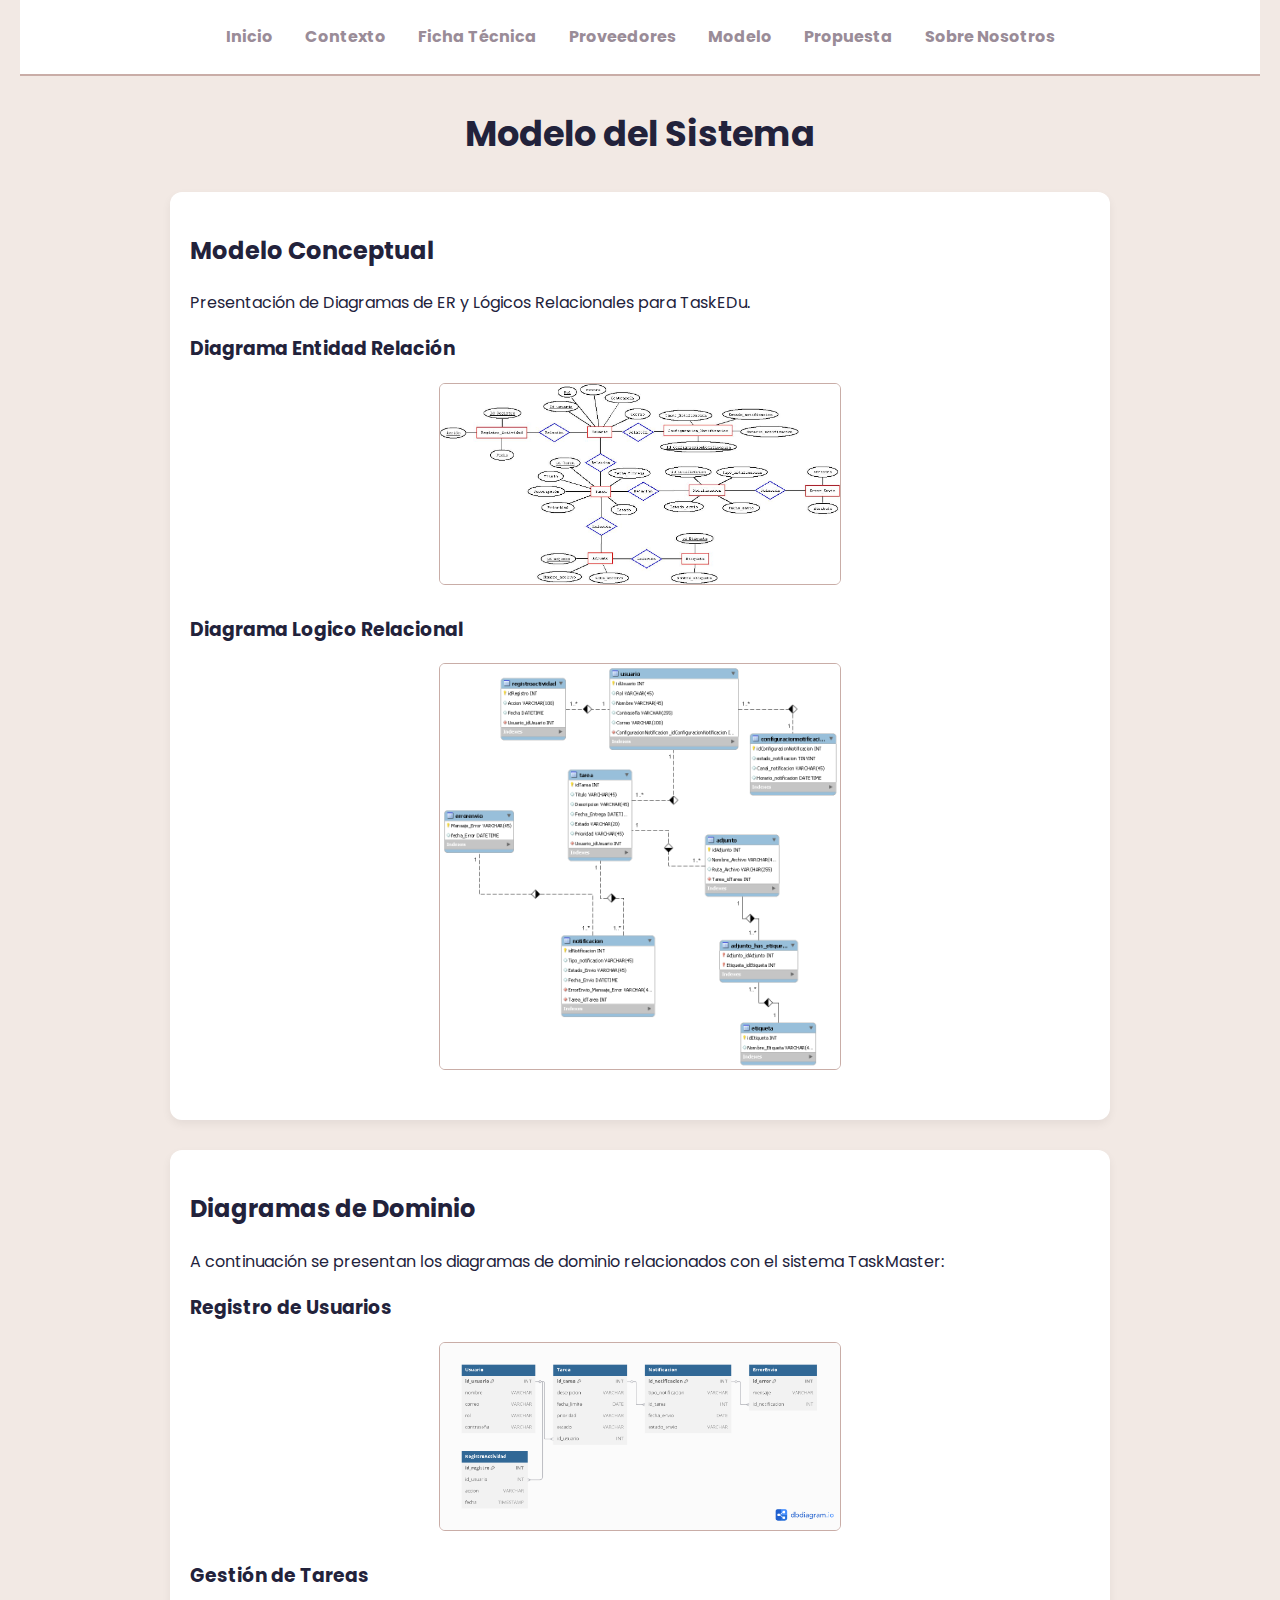
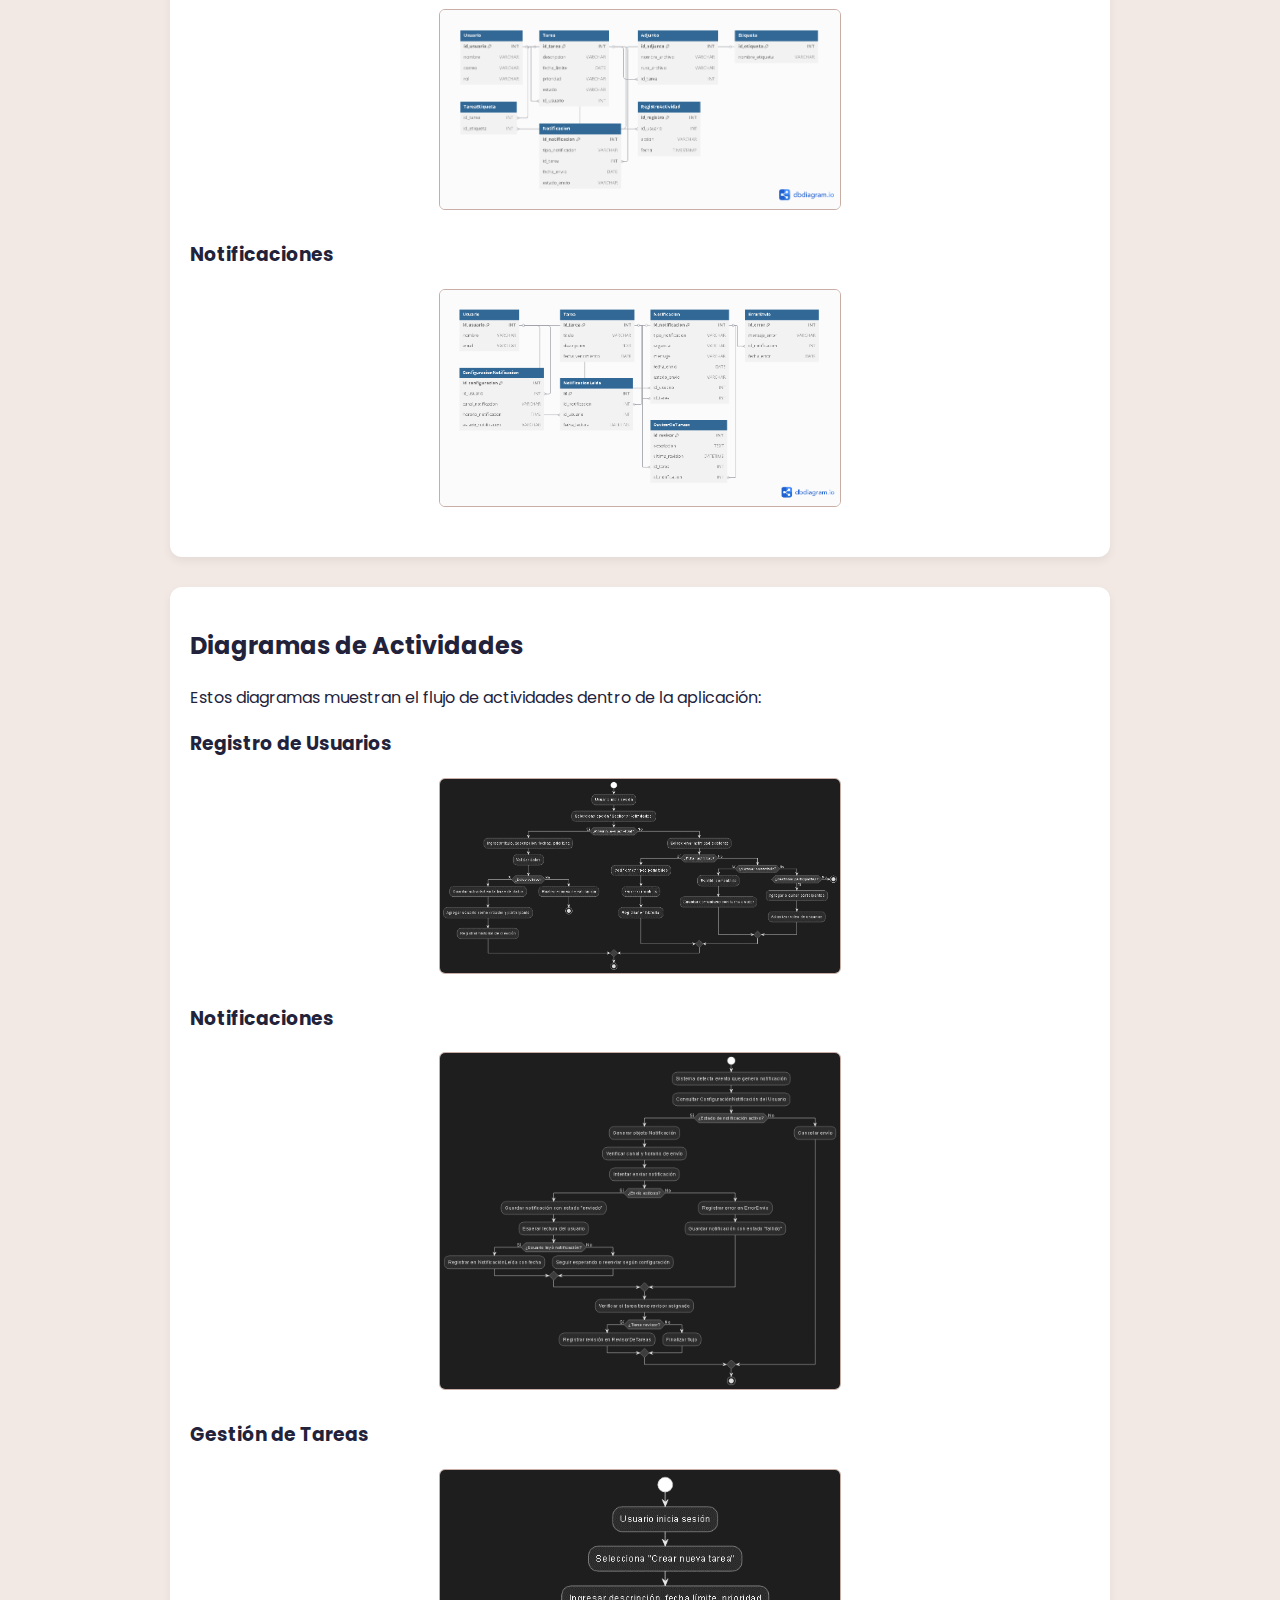
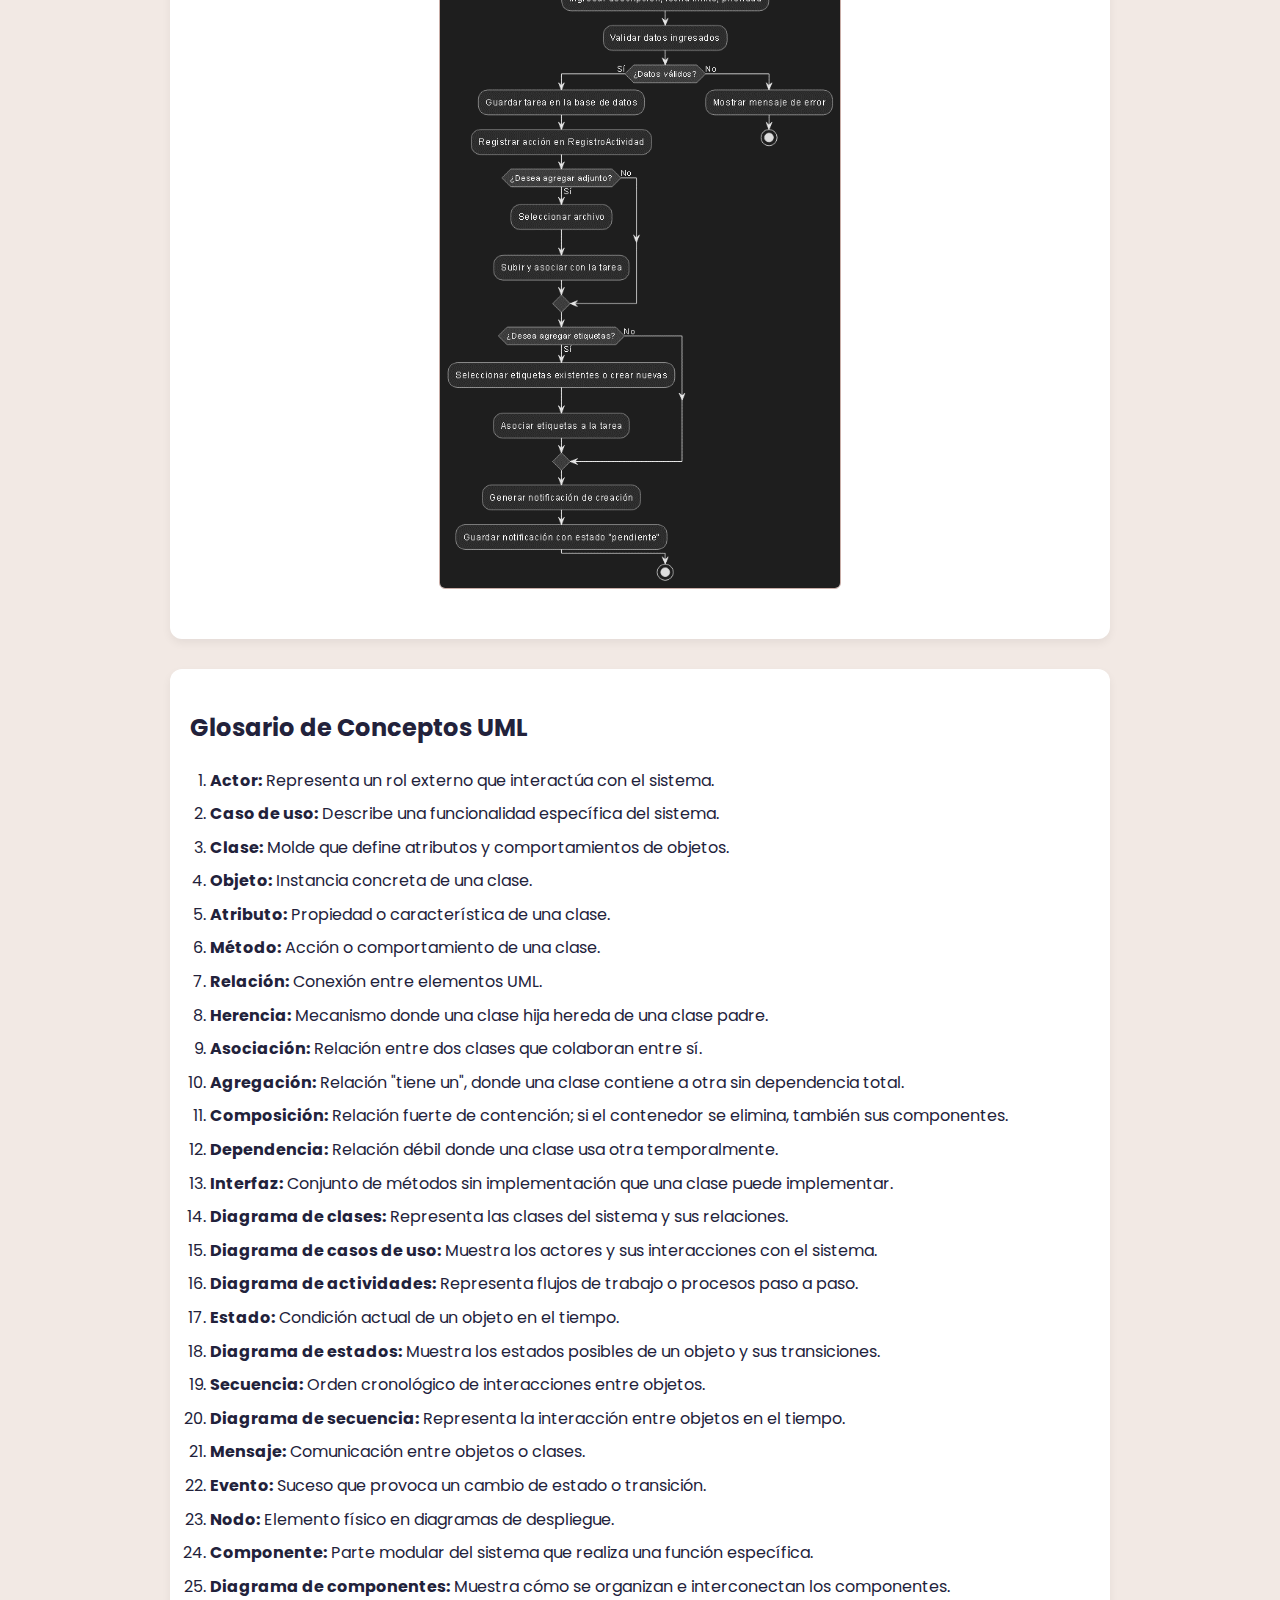
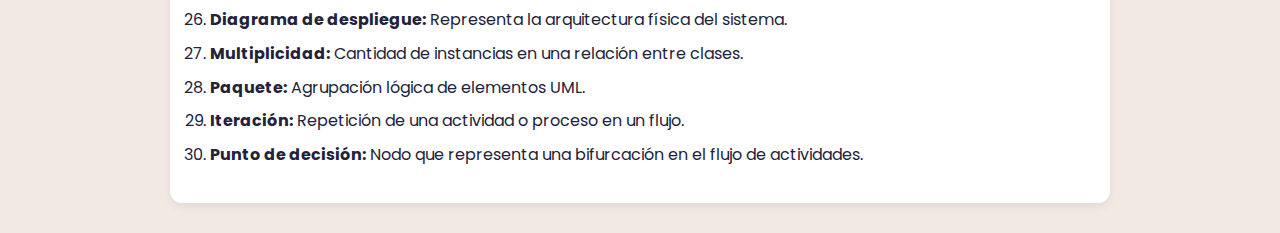
<file: TaskEdu.github.io-main/modelo.html>
<!DOCTYPE html>
<html lang="es">
<head>
  <meta charset="UTF-8">
  <title>Modelo - TaskMaster</title>
  <link rel="stylesheet" href="css/modelo.css">
</head>
<body>
<nav>
  <ul>
    <li><a href="index.html">Inicio</a></li>
    <li><a href="contexto.html">Contexto</a></li>
    <li><a href="ftecnica.html">Ficha Técnica</a></li>
    <li><a href="proveedores.html">Proveedores</a></li>
    <li><a href="modelo.html">Modelo</a></li>
    <li><a href="propuesta.html">Propuesta</a></li>
    <li><a href="sobre.html">Sobre Nosotros</a></li>
  </ul>
</nav>
  <h1>Modelo del Sistema</h1>

  <section>
    <h2>Modelo Conceptual</h2>
    <p>Presentación de Diagramas de ER y Lógicos Relacionales para TaskEDu.</p>
    <h3>Diagrama Entidad Relación </h3>
    <img src="img/ER.jpeg" alt="Diagrama de Dominio 1" width="400"> 
     <h3>Diagrama Logico Relacional </h3>
    <img src="img/Log_relacional.png" alt="Diagrama de Dominio 1" width="400"> 
  </section>

  <section>
    <h2>Diagramas de Dominio</h2>
    <p>A continuación se presentan los diagramas de dominio relacionados con el sistema TaskMaster:</p>
    <h3>Registro de Usuarios </h3>
    <img src="img/dominio1.png" alt="Diagrama de Dominio 1" width="400"> 
    <h3>Gestión de Tareas  </h3>
    <img src="img/dominio2.png" alt="Diagrama de Dominio 2" width="400"> 
    <h3>Notificaciones</h3>
    <img src="img/dominio3.png" alt="Diagrama de Dominio 3" width="400">
  </section>

  <section>
    <h2>Diagramas de Actividades</h2>
    <p>Estos diagramas muestran el flujo de actividades dentro de la aplicación:</p>
    <h3>Registro de Usuarios </h3>
    <img src="img/actividad1.png" alt="Diagrama de Actividad 1" width="400"> 
    <h3>Notificaciones</h3>
    <img src="img/actividad3.png" alt="Diagrama de Actividad 3" width="400"> 
    <h3>Gestión de Tareas  </h3>
    <img src="img/actividad2.png" alt="Diagrama de Actividad 2" width="400">
  </section>

  <section>
    <h2>Glosario de Conceptos UML</h2>
    <ol>
      <li><strong>Actor:</strong> Representa un rol externo que interactúa con el sistema.</li>
      <li><strong>Caso de uso:</strong> Describe una funcionalidad específica del sistema.</li>
      <li><strong>Clase:</strong> Molde que define atributos y comportamientos de objetos.</li>
      <li><strong>Objeto:</strong> Instancia concreta de una clase.</li>
      <li><strong>Atributo:</strong> Propiedad o característica de una clase.</li>
      <li><strong>Método:</strong> Acción o comportamiento de una clase.</li>
      <li><strong>Relación:</strong> Conexión entre elementos UML.</li>
      <li><strong>Herencia:</strong> Mecanismo donde una clase hija hereda de una clase padre.</li>
      <li><strong>Asociación:</strong> Relación entre dos clases que colaboran entre sí.</li>
      <li><strong>Agregación:</strong> Relación "tiene un", donde una clase contiene a otra sin dependencia total.</li>
      <li><strong>Composición:</strong> Relación fuerte de contención; si el contenedor se elimina, también sus componentes.</li>
      <li><strong>Dependencia:</strong> Relación débil donde una clase usa otra temporalmente.</li>
      <li><strong>Interfaz:</strong> Conjunto de métodos sin implementación que una clase puede implementar.</li>
      <li><strong>Diagrama de clases:</strong> Representa las clases del sistema y sus relaciones.</li>
      <li><strong>Diagrama de casos de uso:</strong> Muestra los actores y sus interacciones con el sistema.</li>
      <li><strong>Diagrama de actividades:</strong> Representa flujos de trabajo o procesos paso a paso.</li>
      <li><strong>Estado:</strong> Condición actual de un objeto en el tiempo.</li>
      <li><strong>Diagrama de estados:</strong> Muestra los estados posibles de un objeto y sus transiciones.</li>
      <li><strong>Secuencia:</strong> Orden cronológico de interacciones entre objetos.</li>
      <li><strong>Diagrama de secuencia:</strong> Representa la interacción entre objetos en el tiempo.</li>
      <li><strong>Mensaje:</strong> Comunicación entre objetos o clases.</li>
      <li><strong>Evento:</strong> Suceso que provoca un cambio de estado o transición.</li>
      <li><strong>Nodo:</strong> Elemento físico en diagramas de despliegue.</li>
      <li><strong>Componente:</strong> Parte modular del sistema que realiza una función específica.</li>
      <li><strong>Diagrama de componentes:</strong> Muestra cómo se organizan e interconectan los componentes.</li>
      <li><strong>Diagrama de despliegue:</strong> Representa la arquitectura física del sistema.</li>
      <li><strong>Multiplicidad:</strong> Cantidad de instancias en una relación entre clases.</li>
      <li><strong>Paquete:</strong> Agrupación lógica de elementos UML.</li>
      <li><strong>Iteración:</strong> Repetición de una actividad o proceso en un flujo.</li>
      <li><strong>Punto de decisión:</strong> Nodo que representa una bifurcación en el flujo de actividades.</li>
    </ol>
  </section>

</body>
</html>
</file>
<file: TaskEdu.github.io-main/css/style.css>
/* --------------------------------
    Encabezado (Light Mode)
-------------------------------- */
header {
    /* ... otros estilos de color ... */
    background-color: #4a4e69; 
    color: white;
    padding: 2.5rem 1rem;
    border-bottom: 5px solid #22223b; 
    /* ¡IMPORTANTE! 
     * 1. text-align: center; asegura que el contenido en línea (h1, p) se centre.
     * 2. position: relative; es el contexto para el botón absoluto.
     */
    text-align: center;
    position: relative; 
}

/* Toggle del modo oscuro */
#mode-toggle {
    background: none;
    border: none;
    color: white;
    font-size: 1.5rem;
    cursor: pointer;
    /* Esto lo saca del flujo normal del documento, permitiendo que h1 se centre */
    position: absolute; 
    top: 30px; /* Distancia desde arriba */
    right: 30px; /* Distancia desde la derecha */
    transition: transform 0.2s;
    z-index: 10; /* Asegura que esté por encima de todo */
}

#mode-toggle:hover {
    transform: scale(1.1);
}

/* --------------------------------
    Media Query para Móviles
-------------------------------- */
@media (max-width: 768px) {
    /* ... otros estilos de ajuste ... */

    /* Posición del toggle en móvil */
    #mode-toggle {
        top: 15px; /* Más cerca de la parte superior */
        right: 15px; /* Más cerca del borde derecho */
        font-size: 1.3rem;
    }
}
* {
    margin: 0;
    padding: 0;
    box-sizing: border-box;
}

/* Tipografía base */
body {
    font-family: 'Poppins', 'Segoe UI', Tahoma, Geneva, Verdana, sans-serif;
    line-height: 1.6;
    /* Aplicado: Fondo Principal (Claro) */
    background-color: #f2e9e4; 
    /* Aplicado: Títulos y Contraste (Súper Oscuro) */
    color: #22223b; 
    transition: background-color 0.3s, color 0.3s;
}

/* --------------------------------
    Modo Oscuro (Dark Mode)
-------------------------------- */
body.dark-mode {
    /* Fondo principal: Súper Oscuro */
    background-color: #22223b; 
    /* Texto principal: Fondo Principal (Claro) */
    color: #f2e9e4;
}

body.dark-mode header {
    /* Fondo: Primario Oscuro */
    background-color: #4a4e69; 
    /* Borde: Secundario/Link */
    border-bottom-color: #9a8c98; 
}

body.dark-mode nav {
    /* Fondo: Primario Oscuro */
    background-color: #4a4e69; 
    /* Borde: Secundario/Link */
    border-bottom-color: #9a8c98; 
}

body.dark-mode nav a {
    /* Enlaces: Fondo Principal (Claro) */
    color: #f2e9e4;
}

body.dark-mode nav a:hover {
    /* Hover: Secundario/Link */
    color: #9a8c98;
    /* Fondo: Súper Oscuro (para contraste) */
    background-color: #22223b; 
}

body.dark-mode .container {
    /* Fondo: Primario Oscuro */
    background-color: #4a4e69; 
    box-shadow: 0 4px 15px rgba(0, 0, 0, 0.4);
}

body.dark-mode .container h2, body.dark-mode .container h3 {
    /* Títulos: Fondo Principal (Claro) */
    color: #f2e9e4; 
}

body.dark-mode .container p {
    /* Párrafos: Acento/Línea */
    color: #c9ada7; 
}

body.dark-mode .banner {
    /* Fondo: Primario Oscuro */
    background-color: #4a4e69; 
}

body.dark-mode .banner p {
    /* Texto: Fondo Principal (Claro) */
    color: #f2e9e4; 
}

body.dark-mode footer {
    /* Fondo: Primario Oscuro */
    background-color: #4a4e69; 
}

/* --------------------------------
    Encabezado (Light Mode)
-------------------------------- */
header {
    /* Fondo: Primario Oscuro */
    background-color: #4a4e69; 
    color: white;
    padding: 2.5rem 1rem;
    /* Borde: Súper Oscuro */
    border-bottom: 5px solid #22223b; 
    position: relative;
}

header h1 {
    font-size: 2.5rem;
    margin-bottom: 0.75rem;
    font-weight: 700;
}

header p {
    font-size: 1.2rem;
    opacity: 0.95;
}

/* --------------------------------
    Navegación (Light Mode)
-------------------------------- */
nav {
    background-color: #ffffff;
    /* Borde: Acento/Línea */
    border-bottom: 1px solid #c9ada7; 
    box-shadow: 0 2px 5px rgba(0, 0, 0, 0.05); 
}

nav ul {
    list-style: none;
    display: flex;
    flex-wrap: wrap;
    justify-content: center;
    padding: 1rem 0;
}

nav ul li {
    margin: 0 1.2rem;
    padding: 0.5rem 0;
}

nav a {
    text-decoration: none;
    /* Enlaces: Secundario/Link */
    color: #9a8c98; 
    font-weight: 600;
    transition: color 0.3s, transform 0.1s;
    padding: 5px 10px;
    border-radius: 4px;
}

nav a:hover {
    /* Hover Texto: Primario Oscuro */
    color: #4a4e69;
    /* Hover Fondo: Zebra Stripes (Muy claro) */
    background-color: #f9f9fc; 
}

/* Toggle del modo oscuro */
#mode-toggle {
    background: none;
    border: none;
    color: white;
    font-size: 1.5rem;
    cursor: pointer;
    position: absolute;
    top: 30px;
    right: 30px;
    transition: transform 0.2s;
}

#mode-toggle:hover {
    transform: scale(1.1);
}

/* --------------------------------
    Banner (Light Mode)
-------------------------------- */
.banner {
    text-align: center;
    /* Fondo: Fondo TH/Banner (Neutro Claro) */
    background-color: #e6e6ea; 
    padding: 3rem 1rem;
    /* Borde: Acento/Línea */
    border-bottom: 1px dashed #c9ada7; 
}

.banner img {
    max-width: 200px;
    height: auto;
    margin-bottom: 1.5rem;
    border-radius: 10px;
    box-shadow: 0 5px 15px rgba(0, 0, 0, 0.1); 
}

.banner p {
    font-size: 1.05rem;
    /* Texto: Primario Oscuro */
    color: #4a4e69;
}

/* --------------------------------
    Contenedor principal (Light Mode)
-------------------------------- */
.container {
    max-width: 1000px;
    margin: 2.5rem auto;
    padding: 2rem;
    background-color: #ffffff; 
    border-radius: 8px;
    box-shadow: 0 4px 12px rgba(0, 0, 0, 0.08);
}

.container h2 {
    font-size: 2rem;
    margin-bottom: 1rem;
    /* Título: Súper Oscuro */
    color: #22223b; 
    /* Línea: Acento/Línea */
    border-bottom: 2px solid #c9ada7; 
    padding-bottom: 0.5rem;
}

.container h3 {
    font-size: 1.6rem;
    margin-top: 2.5rem;
    margin-bottom: 0.75rem;
    /* Subtítulo: Primario Oscuro */
    color: #4a4e69; 
}

.container p {
    margin-bottom: 1.2rem;
    font-size: 1rem;
    /* Párrafos: Primario Oscuro (texto menos prominente) */
    color: #4a4e69; 
}

ul {
    list-style: disc;
    padding-left: 25px;
    margin-bottom: 1.5rem;
}

li {
    margin-bottom: 0.6rem;
}

/* --------------------------------
    Botón de Descarga (CTA)
-------------------------------- */
.btn-download {
    display: inline-block;
    /* Fondo: Primario Oscuro */
    background-color: #4a4e69; 
    color: white;
    padding: 18px 35px;
    text-align: center;
    text-decoration: none;
    font-size: 1.2rem;
    border-radius: 50px;
    margin-top: 2rem;
    transition: background-color 0.3s, transform 0.2s, box-shadow 0.3s;
    font-weight: bold;
    box-shadow: 0 5px 15px rgba(74, 78, 105, 0.4); 
}

.btn-download:hover {
    /* Hover Fondo: Súper Oscuro */
    background-color: #22223b; 
    transform: translateY(-2px);
    box-shadow: 0 7px 20px rgba(34, 34, 59, 0.6); 
}

/* --------------------------------
    Footer
-------------------------------- */
footer {
    /* Fondo: Súper Oscuro */
    background-color: #22223b; 
    color: white;
    text-align: center;
    padding: 1.5rem 0;
    margin-top: 4rem;
    font-size: 0.9rem;
}

/* --------------------------------
    Media Queries (Responsividad)
-------------------------------- */
@media (max-width: 768px) {
    /* Navegación vertical en pantallas pequeñas */
    nav ul {
        flex-direction: column;
        padding: 0.5rem 0;
    }

    nav ul li {
        margin: 0.5rem 0;
        border-bottom: 1px solid #eee;
        text-align: center;
    }

    nav ul li:last-child {
        border-bottom: none;
    }

    /* Ajuste de tamaños de fuente */
    header h1 {
        font-size: 2rem;
    }
    
    header p {
        font-size: 1rem;
    }

    .container {
        margin: 1.5rem auto;
        padding: 1rem;
        box-shadow: none;
    }

    .container h2 {
        font-size: 1.6rem;
    }
    
    .container h3 {
        font-size: 1.4rem;
    }

    /* Ajuste de botón para móvil */
    .btn-download {
        width: 100%;
        padding: 15px 0;
        font-size: 1.1rem;
        border-radius: 5px;
    }
    
    /* Posición del toggle en móvil */
    #mode-toggle {
        top: 15px;
        right: 15px;
        font-size: 1.3rem;
    }
}
</file>
<file: css/ftecnica.css>
/* Estilos generales */
body {
    font-family: 'Segoe UI', Tahoma, Geneva, Verdana, sans-serif;
    margin: 0;
    padding: 0;
    background-color: #f8f9fa;
    color: #333;
}

header {
    background-color: #0d6efd;
    color: white;
    padding: 20px 40px;
    text-align: center;
    box-shadow: 0 2px 4px rgba(0,0,0,0.2);
}

h1, h2 {
    margin-top: 0;
}

/* Secciones */
section {
    padding: 30px 40px;
    margin: 20px auto;
    background-color: white;
    border-radius: 12px;
    box-shadow: 0 4px 8px rgba(0,0,0,0.05);
    max-width: 1200px;
}

/* Tablas */
table {
    width: 100%;
    border-collapse: collapse;
    margin-top: 15px;
}

table th, table td {
    border: 1px solid #dee2e6;
    padding: 12px 14px;
    text-align: left;
    vertical-align: top;
}

table th {
    background-color: #e9ecef;
    font-weight: bold;
    color: #212529;
}

/* Alternancia de filas */
table tr:nth-child(even) td {
    background-color: #f1f3f5;
}

/* Responsive */
@media screen and (max-width: 768px) {
    section {
        padding: 20px;
    }

    table th, table td {
        font-size: 14px;
        padding: 10px;
    }

    h1 {
        font-size: 22px;
    }

    h2 {
        font-size: 18px;
    }
}
</file>
<file: css/forms.css>
/* Paleta: #4a4e69 (Primario), #22223b (Oscuro), #c9ada7 (Acento) */

.form-container {
    max-width: 450px;
    margin: 50px auto;
    background: #ffffff;
    padding: 30px;
    border-radius: 12px;
    box-shadow: 0 10px 25px rgba(0,0,0,0.1);
    border-top: 5px solid #4a4e69;
}

.form-group {
    margin-bottom: 20px;
    display: flex;
    flex-direction: column;
}

.form-group label {
    font-weight: bold;
    color: #22223b;
    margin-bottom: 5px;
}

.form-group input {
    padding: 12px;
    border: 1px solid #c9ada7;
    border-radius: 6px;
    outline: none;
}

.form-group input:focus {
    border-color: #4a4e69;
    box-shadow: 0 0 5px rgba(74, 78, 105, 0.3);
}

/* MENSAJES DE ERROR (HINTS) */
.error-text {
    color: #e63946; /* Rojo de alerta */
    font-size: 0.8rem;
    margin-top: 5px;
    display: none; /* Se oculta por defecto */
}

/* Clase para mostrar el error cuando algo falle */
.has-error .error-text {
    display: block;
}

.has-error input {
    border-color: #e63946;
}

.btn-primary {
    background-color: #4a4e69;
    color: white;
    padding: 12px;
    border: none;
    border-radius: 6px;
    cursor: pointer;
    width: 100%;
    font-weight: bold;
}

.btn-primary:hover {
    background-color: #22223b;
}

.switch-form, .back-home {
    text-align: center;
    margin-top: 15px;
    font-size: 0.9rem;
}

.back-home a {
    color: #4a4e69;
    text-decoration: none;
    font-weight: 500;
}/* ================= FORMULARIOS MODERNOS ================= */

body {
    background: linear-gradient(135deg, #EEF2FF, #F5F3FF);
    font-family: 'Segoe UI', Tahoma, Geneva, Verdana, sans-serif;
}

/* Contenedor principal */
.form-container {
    max-width: 460px;
    margin: 60px auto;
    background: #ffffff;
    padding: 35px;
    border-radius: 16px;
    box-shadow: 0 20px 40px rgba(0, 0, 0, 0.08);
    border-top: 6px solid #5B6EF5;
    transition: 0.3s ease;
}

.form-container:hover {
    transform: translateY(-4px);
}

/* Títulos */
.form-container h2 {
    text-align: center;
    margin-bottom: 10px;
    color: #1F2937;
}

/* Grupos */
.form-group {
    margin-bottom: 20px;
    display: flex;
    flex-direction: column;
}

.form-group label {
    font-weight: 600;
    color: #374151;
    margin-bottom: 6px;
}

/* Inputs */
.form-group input {
    padding: 12px;
    border: 1px solid #D1D5DB;
    border-radius: 8px;
    outline: none;
    transition: 0.3s ease;
    font-size: 0.95rem;
}

.form-group input:focus {
    border-color: #5B6EF5;
    box-shadow: 0 0 0 3px rgba(91, 110, 245, 0.15);
}

/* Errores */
.error-text {
    color: #EF4444;
    font-size: 0.8rem;
    margin-top: 5px;
    display: none;
}

.has-error .error-text {
    display: block;
}

.has-error input {
    border-color: #EF4444;
}

/* Botón */
.btn-primary {
    background-color: #5B6EF5;
    color: white;
    padding: 12px;
    border: none;
    border-radius: 8px;
    cursor: pointer;
    width: 100%;
    font-weight: 600;
    transition: 0.3s ease;
}

.btn-primary:hover {
    background-color: #8B5CF6;
}

/* Enlaces inferiores */
.switch-form,
.back-home {
    text-align: center;
    margin-top: 15px;
    font-size: 0.9rem;
}

.switch-form a,
.back-home a {
    color: #5B6EF5;
    text-decoration: none;
    font-weight: 600;
}

.switch-form a:hover,
.back-home a:hover {
    text-decoration: underline;
}
.back-home a:hover {
    text-decoration: underline;
}
</file>
<file: css/modelo.css>
/* Fuente moderna y diseño limpio */
@import url('https://fonts.googleapis.com/css2?family=Poppins:wght@400;600&display=swap');

body {
  font-family: 'Poppins', sans-serif;
  margin: 0;
  padding: 0 20px;
  background-color: #f9f9f9;
  color: #333;
  line-height: 1.6;
}

h1, h2, h3 {
  color: #2c3e50;
}

h1 {
  text-align: center;
  margin-top: 30px;
}

section {
  background: #fff;
  margin: 30px auto;
  padding: 20px;
  border-radius: 12px;
  box-shadow: 0 4px 10px rgba(0,0,0,0.06);
  max-width: 900px;
}

img {
  max-width: 100%;
  height: auto;
  display: block;
  margin: 10px auto 30px;
  border: 1px solid #ccc;
  border-radius: 6px;
}

ol {
  padding-left: 20px;
}

li {
  margin-bottom: 8px;
}

nav ul {
  list-style: none;
  padding: 0;
  text-align: center;
  margin: 20px auto;
}

nav ul li {
  display: inline-block;
  margin: 0 15px;
}

nav ul li a {
  text-decoration: none;
  color: #3498db;
  font-weight: 600;
  transition: color 0.3s;
}

nav ul li a:hover {
  color: #2c3e50;
}

/* Responsive */
@media (max-width: 600px) {
  body {
    padding: 10px;
  }

  h1 {
    font-size: 1.5em;
  }

  nav ul li {
    display: block;
    margin: 10px 0;
  }
}
</file>
<file: css/propuesta.css>
/* Estilo global */
* {
    margin: 0;
    padding: 0;
    box-sizing: border-box;
  }
  
  body {
    font-family: 'Arial', sans-serif;
    line-height: 1.6;
    background-color: #f4f4f9;
    color: #333;
    display: flex;
    flex-direction: column;
    align-items: center;
    padding: 20px;
    max-width: 100%;
    width: 100%;
  }
  
  header {
    background-color: #0056b3;
    color: white;
    padding: 20px;
    text-align: center;
    width: 100%;
  }
  
  h1 {
    font-size: 2.5rem;
  }
  
  nav {
    margin: 20px 0;
  }
  
  nav a {
    color: #0056b3;
    text-decoration: none;
    font-size: 1.2rem;
    transition: color 0.3s ease;
  }
  
  nav a:hover {
    color: #004085;
  }
  
  .container {
    width: 100%;
    max-width: 900px;
    margin: 20px auto;
    padding: 20px;
    background-color: white;
    border-radius: 8px;
    box-shadow: 0 4px 8px rgba(0, 0, 0, 0.1);
  }
  
  h2 {
    font-size: 1.8rem;
    margin-bottom: 15px;
  }
  
  h3 {
    font-size: 1.6rem;
    margin-top: 20px;
    margin-bottom: 10px;
  }
  
  ul, table {
    margin-bottom: 20px;
  }
  
  ul {
    padding-left: 20px;
  }
  
  li {
    font-size: 1rem;
    margin-bottom: 10px;
  }
  
  table {
    width: 100%;
    border-collapse: collapse;
  }
  
  th, td {
    padding: 12px;
    text-align: left;
    border: 1px solid #ddd;
  }
  
  th {
    background-color: #f1f1f1;
    color: #333;
  }
  
  td {
    background-color: #fafafa;
  }
  
  footer {
    font-size: 1rem;
    color: #777;
    text-align: center;
    margin-top: 40px;
    padding: 10px;
    width: 100%;
    background-color: #f1f1f1;
  }
  
  /* Estilo para el footer */
  footer {
    position: relative;
    bottom: 0;
    width: 100%;
  }
  
  /* Responsividad */
  @media (max-width: 768px) {
    body {
      padding: 10px;
    }
  
    header h1 {
      font-size: 2rem;
    }
  
    h2 {
      font-size: 1.5rem;
    }
  
    h3 {
      font-size: 1.3rem;
    }
  
    table {
      font-size: 0.9rem;
    }
  
    nav a {
      font-size: 1rem;
    }
  }
  
  @media (max-width: 480px) {
    h1 {
      font-size: 1.8rem;
    }
  
    h2 {
      font-size: 1.4rem;
    }
  
    h3 {
      font-size: 1.2rem;
    }
  
    nav a {
      font-size: 0.9rem;
    }
  
    table {
      font-size: 0.8rem;
    }
  
    footer {
      font-size: 0.9rem;
    }
  }
</file>
<file: css/proveedor.css>
/* Fuente moderna y diseño limpio */
@import url('https://fonts.googleapis.com/css2?family=Poppins:wght@400;600&display=swap');

body {
  font-family: 'Poppins', sans-serif;
  margin: 0;
  padding: 0;
  background-color: #f9f9f9;
  color: #333;
  line-height: 1.6;
}

header {
  background-color: #3498db;
  color: #fff;
  padding: 20px;
  text-align: center;
  border-bottom: 4px solid #2980b9;
}

header h1 {
  font-size: 2.5em;
  margin: 0;
}

section {
  background: #fff;
  margin: 30px auto;
  padding: 20px;
  border-radius: 12px;
  box-shadow: 0 4px 10px rgba(0,0,0,0.1);
  max-width: 900px;
}

section h2 {
  color: #2980b9;
  font-size: 1.8em;
}

table {
  width: 100%;
  border-collapse: collapse;
  margin: 20px 0;
}

table, th, td {
  border: 1px solid #ddd;
}

th, td {
  padding: 12px;
  text-align: left;
}

th {
  background-color: #3498db;
  color: #fff;
}

tbody tr:nth-child(even) {
  background-color: #f2f2f2;
}

section ul {
  padding-left: 20px;
}

footer {
  background-color: #2c3e50;
  color: #fff;
  text-align: center;
  padding: 20px;
  margin-top: 40px;
}

footer p {
  margin: 0;
}

img {
  max-width: 100%;
  height: auto;
  display: block;
  margin: 20px auto;
  border-radius: 8px;
  border: 1px solid #ccc;
}

h3 {
  color: #3498db;
}

ul li {
  margin-bottom: 10px;
}

ul li strong {
  color: #2980b9;
}

/* Responsive */
@media (max-width: 768px) {
  header h1 {
    font-size: 2em;
  }

  section {
    padding: 15px;
  }

  table {
    font-size: 0.9em;
  }

  footer p {
    font-size: 0.9em;
  }
}
</file>
<file: TaskEdu.github.io-main/css/ftecnica.css>
/* Estilos generales */
body {
    font-family: 'Inter', 'Segoe UI', Tahoma, Geneva, Verdana, sans-serif;
    margin: 0;
    padding: 0;
    /* Nuevo Fondo: Blanco roto para suavizar */
    background-color: #f2e9e4; 
    color: #333;
    scroll-behavior: smooth; /* Para anclas */
}

/* --------------------------------
    Encabezado y Títulos
-------------------------------- */
header {
    /* Nuevo Color Primario: Azul-Gris Oscuro */
    background-color: #4a4e69; 
    color: white;
    padding: 25px 40px;
    text-align: center;
    box-shadow: 0 4px 8px rgba(0, 0, 0, 0.2); 
    border-bottom: 5px solid #22223b; /* Línea de acento oscuro */
}

h1 {
    font-size: 2.2em;
}

h2 {
    margin-top: 0;
    text-align: center; 
    /* Color de Títulos de Sección */
    color: #22223b; 
    padding-bottom: 10px;
    border-bottom: 2px solid #c9ada7; /* Acento suave */
}

/* --------------------------------
    Navegación Fija (Sticky Nav)
-------------------------------- */
nav {
    background-color: #ffffff; 
    box-shadow: 0 2px 4px rgba(0, 0, 0, 0.1); 
    position: sticky; /* Menú Fijo */
    top: 0;
    z-index: 1000;
}

nav ul {
    list-style: none;
    display: flex;
    flex-wrap: wrap;
    justify-content: center;
    padding: 0.8rem 0; 
    margin: 0; 
}

nav ul li {
    margin: 0 0.5rem;
}

nav a {
    text-decoration: none;
    /* Nuevo Color Secundario: Púrpura suave */
    color: #9a8c98; 
    font-weight: 600; 
    padding: 0.5rem 0.75rem; 
    border-radius: 4px;
    transition: all 0.3s ease; 
}

nav a:hover,
nav a:focus { 
    color: white; 
    /* Nuevo Fondo al pasar el mouse */
    background-color: #4a4e69; 
    outline: none; 
}

/* --------------------------------
    Secciones y Contenedores
-------------------------------- */
section {
    padding: 30px;
    margin: 25px auto;
    background-color: white;
    border-radius: 10px;
    /* Sombra más sutil y profunda */
    box-shadow: 0 6px 15px rgba(0, 0, 0, 0.08); 
    max-width: 1200px;
    border-left: 8px solid #4a4e69; /* Destaca el inicio de la sección */
}

.table-responsive {
    overflow-x: auto;
    width: 100%;
    margin-top: 20px;
    margin-bottom: 20px;
    /* Permite el scroll con un toque más suave en dispositivos táctiles */
    -webkit-overflow-scrolling: touch; 
}

/* --------------------------------
    Tablas (Legibilidad y Contraste)
-------------------------------- */
table {
    width: 100%;
    border-collapse: collapse;
    margin-top: 20px; 
    /* Ancho mínimo necesario para los requisitos funcionales */
    min-width: 850px; 
    font-size: 0.9em;
    border: 1px solid #c9ada7; /* Borde más suave */
}

table th, table td {
    border: 1px solid #c9ada7;
    padding: 12px 15px;
    text-align: left;
    vertical-align: top;
}

table th {
    /* Fondo de Encabezado con buen contraste */
    background-color: #e6e6ea; 
    color: #22223b;
    font-weight: 700;
    text-transform: uppercase;
    letter-spacing: 0.5px;
    white-space: nowrap; 
}

/* Zebra Stripes (Filas alternas para mejor lectura) */
table tr:nth-child(even) {
    background-color: #f9f9fc; 
}

/* Efecto Hover para resaltar la fila actual */
table tr:hover {
    background-color: #c9ada750; /* Un color semitransparente del acento */
    transition: background-color 0.2s ease;
}

/* Columna 'Prioridad' para destacarla */
table td:nth-child(4) { 
    font-weight: 600;
}

/* Etiquetas de estado (Ejemplo de estilos de celda) */
.status-alta { color: #d62828; font-weight: bold; }
.status-media { color: #f77f00; font-weight: bold; }
.status-baja { color: #43aa8b; font-weight: bold; }
.status-desarrollo { color: #0077b6; }
.status-pendiente { color: #9d4edd; }
.status-no-iniciado { color: #777; font-style: italic; }


/* --------------------------------
    Media Queries (Responsividad)
-------------------------------- */
@media (max-width: 768px) {
    /* Navegación vertical en pantallas pequeñas */
    nav ul {
        flex-direction: column;
    }

    nav ul li {
        margin: 0;
        border-bottom: 1px solid #eee;
        text-align: center;
    }
    
    nav a {
        display: block; /* Ocupa todo el ancho del li */
        padding: 10px;
    }

    /* Ajuste de padding en secciones */
    section {
        padding: 15px;
        margin: 10px;
    }

    header {
        padding: 20px 10px;
    }
}
</file>
<file: TaskEdu.github.io-main/css/modelo.css>
/* Fuente moderna y diseño limpio */
@import url('https://fonts.googleapis.com/css2?family=Poppins:wght@400;600&display=swap');

body {
    font-family: 'Poppins', sans-serif;
    margin: 0;
    padding: 0 20px;
    /* [PALETA] Fondo Principal (Claro) */
    background-color: #f2e9e4; 
    /* [PALETA] Títulos y Contraste (Súper Oscuro) */
    color: #22223b; 
    line-height: 1.6;
}

h1, h2, h3 {
    /* [PALETA] Títulos y Contraste (Súper Oscuro) */
    color: #22223b;
}

h1 {
    text-align: center;
    margin-top: 30px;
    font-size: 2.2em;
}

/* Navegación (Asegurando la consistencia) */
nav ul {
    list-style: none;
    display: flex;
    flex-wrap: wrap;
    justify-content: center;
    padding: 1rem 0;
    background-color: #fff;
    /* [PALETA] Acento/Línea */
    border-bottom: 2px solid #c9ada7; 
    margin: 0;
}

nav ul li {
    margin: 0 1rem;
    padding: 0.5rem 0;
}

nav a {
    text-decoration: none;
    /* [PALETA] Secundario/Link */
    color: #9a8c98; 
    font-weight: bold;
    transition: color 0.3s;
}

nav a:hover {
    /* [PALETA] Primario Oscuro */
    color: #4a4e69;
}

section {
    background: #fff;
    margin: 30px auto;
    padding: 20px;
    border-radius: 12px;
    box-shadow: 0 4px 10px rgba(0, 0, 0, 0.06);
    max-width: 900px;
}

img {
    max-width: 100%;
    height: auto;
    display: block;
    margin: 10px auto 30px;
    /* [PALETA] Acento/Línea */
    border: 1px solid #c9ada7;
    border-radius: 6px;
}

ol {
    padding-left: 20px;
}

li {
    margin-bottom: 8px;
}

footer {
    text-align: center;
    padding: 20px;
    margin-top: 40px;
    /* [PALETA] Títulos y Contraste (Súper Oscuro) */
    background-color: #22223b; 
    color: white;
}

/* --------------------------------
    Media Queries (Responsividad)
-------------------------------- */
@media (max-width: 768px) {
    body {
        padding: 0 10px;
    }

    /* Navegación vertical en pantallas pequeñas */
    nav ul {
        flex-direction: column;
        padding: 0.5rem 0;
    }

    nav ul li {
        margin: 0.5rem 0;
        /* [PALETA] Zebra Stripes (Muy claro, para separador) */
        border-bottom: 1px solid #f9f9fc;
        text-align: center;
    }

    nav ul li:last-child {
        border-bottom: none;
    }

    h1 {
        font-size: 1.8em;
    }

    section {
        margin: 20px auto;
        padding: 15px;
    }
}
</file>
<file: css/style.css>
/* Reset básico */
* {
  margin: 0;
  padding: 0;
  box-sizing: border-box;
}

/* Tipografía base */
body {
  font-family: 'Segoe UI', Tahoma, Geneva, Verdana, sans-serif;
  line-height: 1.6;
  background-color: #f5f7fa;
  color: #333;
}

/* Encabezado */
header {
  background-color: #4a90e2;
  color: white;
  text-align: center;
  padding: 2rem 1rem;
  border-bottom: 4px solid #357ab8;
}

header h1 {
  font-size: 2rem;
  margin-bottom: 0.5rem;
}

header p {
  font-size: 1.1rem;
  opacity: 0.9;
}

/* Navegación */
nav {
  background-color: #fff;
  border-bottom: 2px solid #ddd;
}

nav ul {
  list-style: none;
  display: flex;
  flex-wrap: wrap;
  justify-content: center;
  padding: 1rem 0;
}

nav ul li {
  margin: 0 1rem;
}

nav a {
  text-decoration: none;
  color: #4a90e2;
  font-weight: bold;
  transition: color 0.3s;
}

nav a:hover {
  color: #357ab8;
}

/* Banner */
.banner {
  text-align: center;
  background-color: #e6f0fb;
  padding: 2rem 1rem;
}

.banner img {
  max-width: 180px;
  height: auto;
  margin-bottom: 1rem;
}

.banner p {
  font-size: 1rem;
  color: #555;
}

/* Contenedor principal */
.container {
  max-width: 960px;
  margin: 2rem auto;
  padding: 0 1rem;
}

.container h2 {
  font-size: 1.8rem;
  margin-bottom: 1rem;
  color: #333;
}

.container h3 {
  font-size: 1.4rem;
  margin-top: 2rem;
  margin-bottom: 0.5rem;
  color: #4a90e2;
}

.container p {
  margin-bottom: 1rem;
  font-size: 1rem;
  color: #444;
}

.container ul {
  margin-left: 1.5rem;
  margin-bottom: 2rem;
  color: #555;
}

.container ul li {
  margin-bottom: 0.5rem;
}

/* Botón de descarga */
.btn-download {
  display: inline-block;
  background-color: #4a90e2;
  color: white;
  padding: 0.7rem 1.2rem;
  border-radius: 8px;
  text-decoration: none;
  font-weight: bold;
  transition: background-color 0.3s ease;
}

.btn-download:hover {
  background-color: #357ab8;
}

/* Pie de página */
footer {
  text-align: center;
  padding: 1.5rem;
  background-color: #333;
  color: #fff;
  font-size: 0.9rem;
  margin-top: 3rem;
}
</file>
<file: css/contexto.css>
/* Reset básico */
* {
    margin: 0;
    padding: 0;
    box-sizing: border-box;
  }
  
  body {
    font-family: 'Segoe UI', sans-serif;
    background-color: #f9fafa;
    color: #333;
    line-height: 1.6;
  }
  
  header {
    background-color: #5dade2;
    color: white;
    padding: 2rem 1rem;
    text-align: center;
  }
  
  header h1 {
    font-size: 2rem;
  }
  
  .container {
    max-width: 960px;
    margin: auto;
    padding: 2rem 1rem;
  }
  
  section {
    margin-bottom: 2rem;
  }
  
  h2 {
    color: #2c3e50;
    margin-bottom: 1rem;
  }
  
  ul {
    padding-left: 1.5rem;
    margin-top: 1rem;
  }
  
  ul li {
    margin-bottom: 0.5rem;
  }
  
  .img-container {
    text-align: center;
    margin-top: 2rem;
  }
  
  .img-container img {
    max-width: 100%;
    height: auto;
    border-radius: 10px;
    box-shadow: 0 0 10px rgba(0,0,0,0.1);
  }
  
  footer {
    background-color: #5dade2;
    color: white;
    text-align: center;
    padding: 1rem;
    margin-top: 2rem;
  }
</file>
<file: TaskEdu.github.io-main/css/contexto.css>
/*
=====================================================
  Optimización y Refactorización de contexto.css
=====================================================
*/

/* 1. RESET BÁSICO Y VARIABLES */
:root {
    /* Colores principales - APLICACIÓN DE LA NUEVA PALETA */
    /* [PALETA] Secundario/Link */
    --color-primary: #9a8c98; 
    /* [PALETA] Primario Oscuro (Usado para hover/acento fuerte) */
    --color-primary-dark: #4a4e69; 
    /* [PALETA] Primario Oscuro (Fondo de Header) */
    --color-secondary: #4a4e69; 
    /* [PALETA] Títulos y Contraste (Súper Oscuro) */
    --color-text-dark: #22223b; 
    /* [PALETA] Títulos y Contraste (Súper Oscuro) */
    --color-text-body: #22223b;
    /* [PALETA] Fondo Principal (Claro) */
    --color-background: #f2e9e4; 
    /* Fondo de secciones (Mantener blanco para contraste) */
    --color-section-bg: #fff; 
    /* [PALETA] Acento/Línea */
    --color-border: #c9ada7; 

    /* Tipografía y Espaciado */
    --font-family-body: 'Segoe UI', Tahoma, Geneva, Verdana, sans-serif;
    --spacing-xs: 0.5rem;
    --spacing-sm: 1rem;
    --spacing-md: 2rem;
    --max-width-container: 960px;
}

* {
    margin: 0;
    padding: 0;
    box-sizing: border-box;
}

body {
    font-family: var(--font-family-body);
    background-color: var(--color-background);
    color: var(--color-text-body);
    line-height: 1.6;
    font-size: 16px;
}

/* 2. ENCABEZADO Y NAVEGACIÓN */

header {
    background-color: var(--color-secondary); /* #4a4e69 */
    color: white;
    padding: var(--spacing-md) var(--spacing-sm);
    text-align: center;
    box-shadow: 0 4px 6px rgba(0, 0, 0, 0.1);
}

header h1 {
    font-size: 2.2rem;
    margin: 0;
}

/* Navegación */
nav {
    background-color: var(--color-section-bg);
    border-bottom: 2px solid var(--color-border); /* #c9ada7 */
    position: sticky;
    top: 0;
    z-index: 100;
}

nav ul {
    list-style: none;
    display: flex;
    flex-wrap: wrap;
    justify-content: center;
    max-width: var(--max-width-container);
    margin: 0 auto;
    padding: var(--spacing-sm) 0;
}

nav ul li {
    margin: 0 var(--spacing-sm);
    padding: 0;
}

nav a {
    text-decoration: none;
    color: var(--color-primary); /* #9a8c98 */
    font-weight: 600;
    padding: var(--spacing-xs) 0;
    display: block;
    transition: color 0.3s, border-bottom 0.3s;
}

nav a:hover {
    color: var(--color-primary-dark); /* #4a4e69 */
    border-bottom: 2px solid var(--color-primary-dark);
}

/* 3. ESTRUCTURA Y CONTENIDO PRINCIPAL */

.container {
    max-width: var(--max-width-container);
    margin: auto;
    padding: var(--spacing-md) var(--spacing-sm);
}

section {
    margin-bottom: var(--spacing-md);
    background-color: var(--color-section-bg);
    padding: 25px;
    border-radius: 10px;
    box-shadow: 0 4px 12px rgba(0, 0, 0, 0.08);
    transition: transform 0.2s;
}

section:hover {
    box-shadow: 0 6px 18px rgba(0, 0, 0, 0.12);
}

h2 {
    color: var(--color-text-dark); /* #22223b */
    font-size: 1.7rem;
    /* [PALETA] Primario Oscuro para el subrayado temático */
    border-bottom: 3px solid var(--color-primary-dark); 
    padding-bottom: var(--spacing-xs);
    margin-bottom: var(--spacing-sm);
    display: inline-block;
}

p {
    margin-bottom: var(--spacing-sm);
    text-align: justify;
}

ul {
    padding-left: var(--spacing-md);
    margin-top: var(--spacing-sm);
    list-style-type: square;
}

ul li {
    margin-bottom: var(--spacing-xs);
}

/* Contenedor de Imagen */
.img-container {
    text-align: center;
    margin-top: var(--spacing-md);
    padding: 10px;
}

.img-container img {
    max-width: 100%;
    height: auto;
    border-radius: 12px;
    box-shadow: 0 6px 15px rgba(0, 0, 0, 0.15);
    display: block;
    margin: 0 auto;
}

/* 4. FOOTER */
footer {
    background-color: var(--color-text-dark); /* #22223b */
    color: white;
    text-align: center;
    padding: var(--spacing-sm) 0;
    margin-top: var(--spacing-md);
    font-size: 0.9rem;
}

/* 5. MEDIA QUERIES (Responsividad Optimizada) */
@media (max-width: 768px) {
    /* El header usa un padding más compacto */
    header {
        padding: 1.5rem var(--spacing-sm);
    }

    header h1 {
        font-size: 1.8rem;
    }
    
    /* Contenedor principal con menos padding horizontal */
    .container {
        padding: var(--spacing-sm) var(--spacing-xs);
    }

    section {
        padding: 20px;
        margin-bottom: var(--spacing-sm);
    }

    /* Navegación vertical mejorada */
    nav ul {
        flex-direction: column;
        padding: var(--spacing-sm) 0;
    }

    nav ul li {
        margin: 0;
        width: 100%;
    }
    
    nav a {
        padding: var(--spacing-xs) var(--spacing-sm);
        text-align: center;
        border-bottom: 1px solid #eee;
    }

    nav ul li:last-child a {
        border-bottom: none;
    }
    
    /* Resetear el indicador de hover vertical */
    nav a:hover {
        border-bottom: none;
        /* [PALETA] Fondo sutil del Primario Oscuro (4a4e69) */
        background-color: rgba(74, 78, 105, 0.1); 
    }
    
    /* Footer más compacto */
    footer {
        padding: var(--spacing-xs) 0;
    }
}

/* Media Query adicional para pantallas muy pequeñas */
@media (max-width: 480px) {
    body {
        font-size: 15px;
    }
    
    h2 {
        font-size: 1.5rem;
    }
}
</file>
